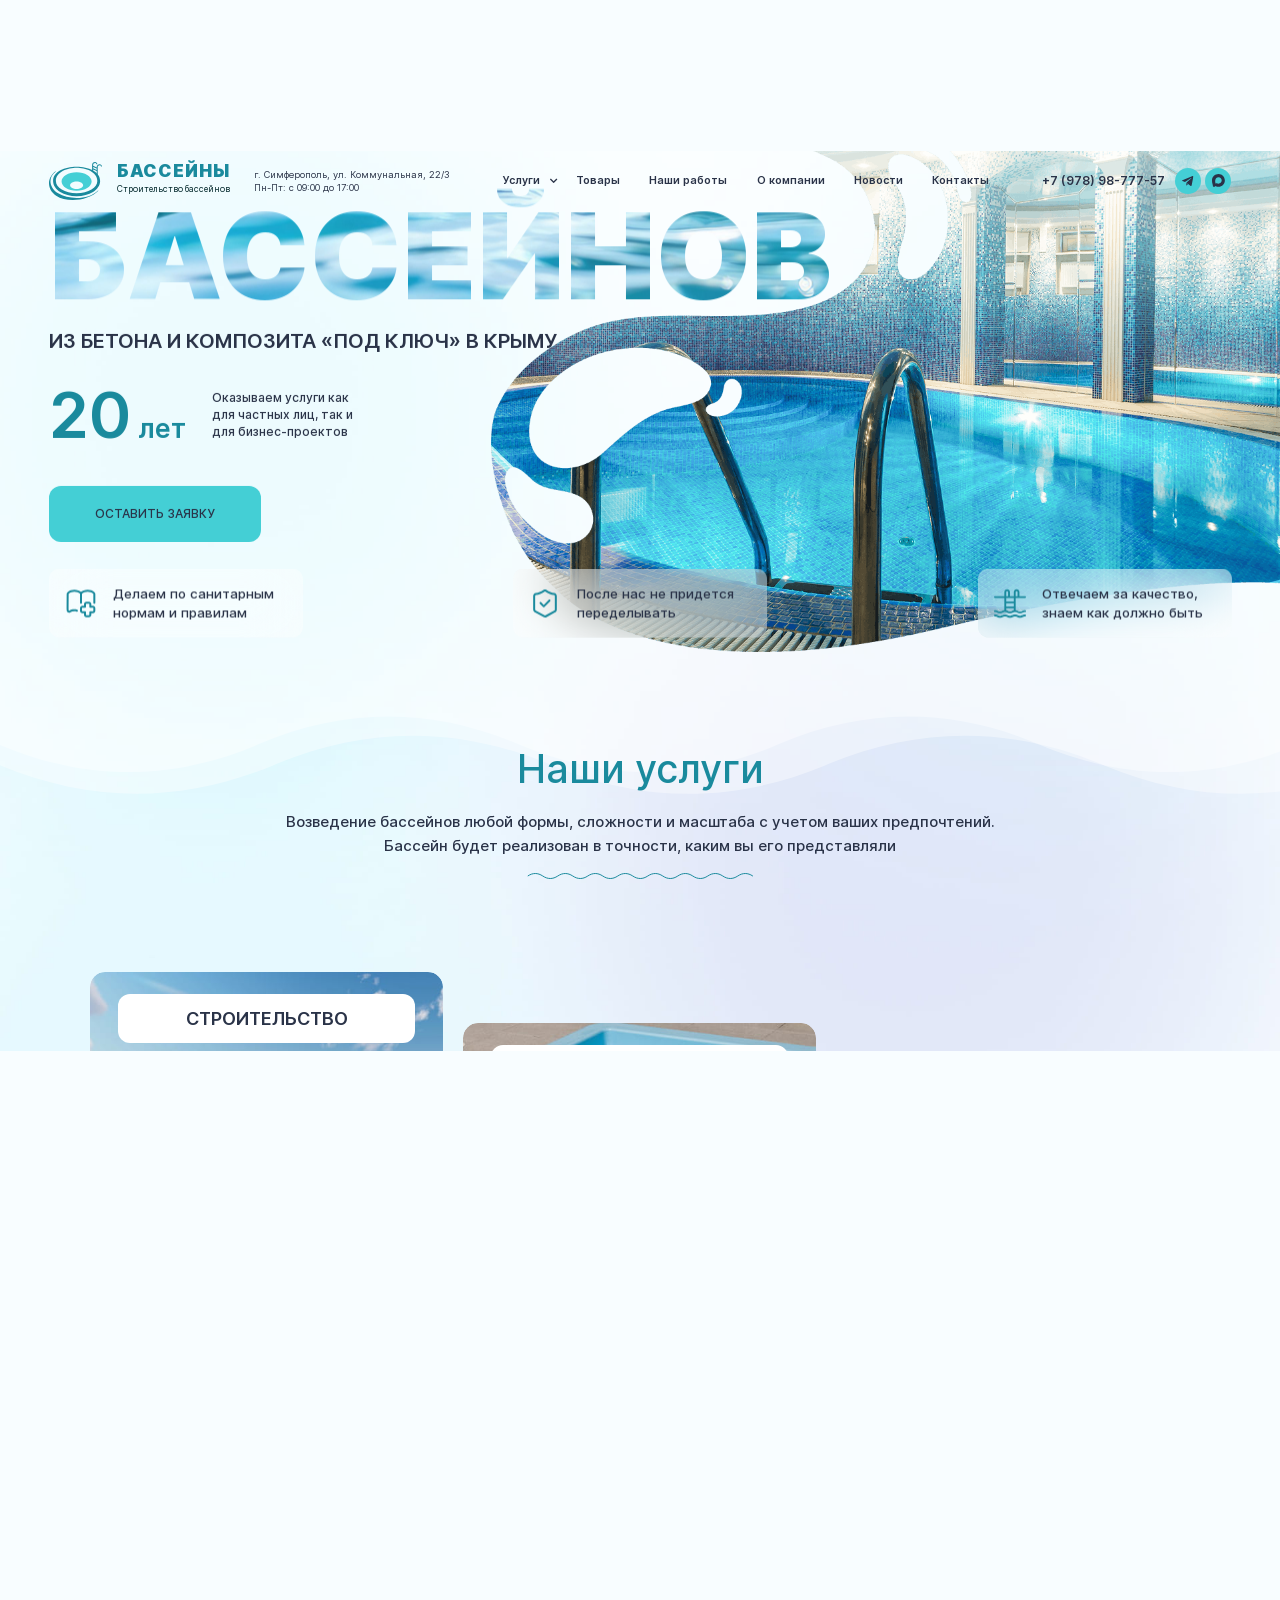
<file: index.html>
<!DOCTYPE html>
<!--[if lt IE 7]><html lang="ru" class="lt-ie9 lt-ie8 lt-ie7"><![endif]-->
<!--[if IE 7]><html lang="ru" class="lt-ie9 lt-ie8"><![endif]-->
<!--[if IE 8]><html lang="ru" class="lt-ie9"><![endif]-->
<!--[if gt IE 8]><!-->
<html lang="ru">
<!--<![endif]-->
<head>
	<meta charset="utf-8" />
	<title>Заголовок</title>
	<meta http-equiv="X-UA-Compatible" content="IE=edge" />
	<meta name="viewport" content="width=device-width, initial-scale=1, maximum-scale=1">
	<meta name="format-detection" content="telephone=no" />
	<link rel="shortcut icon" href="favicon.png" />
	<link rel="stylesheet" href="libs/bootstrap/bootstrap-grid.css" />
	<link rel="stylesheet" href="libs/fontawesome-free-5.12.0-web/css/all.min.css" />
	<link rel="stylesheet" href="libs/fancybox-master/dist/jquery.fancybox.min.css" />
	<link rel="stylesheet" href="libs/slick-1.5.9/slick/slick.css" />
	<link rel="stylesheet" href="css/fonts.css" />
	<link rel="stylesheet" href="css/main.css?ver=1.6" />
	<link rel="stylesheet" href="css/media.css?ver=1.6" />
</head>
<body>

	<div class="wrapper"> 

		<header class="header default">
			<div class="header__wrapper">
				<div class="sandwich">
					<div class="sw-topper"></div>
					<div class="sw-bottom"></div>
					<div class="sw-footer"></div>
				</div>
				<div class="header__left">
					<a href="#" class="logo">
						<span class="logo__image">
							<img src="img/logo.svg" alt="alt">
						</span>
						<span class="logo__content">
							<span class="logo__title">БАССЕЙНЫ</span>
							<span class="logo__descr">Строительство бассейнов</span>
						</span>
					</a>
					<div class="header__info">г. Симферополь, ул. Коммунальная, 22/3 <br>Пн-Пт: с 09:00 до 17:00</div>
				</div>
				<nav class="menu">
					<ul class="menu__list">
						<li class="menu__haschild">
							<a href="#">Услуги</a>
							<i class="fas fa-chevron-down"></i>
							<div class="menu__dropdown">
								<ul>
									<li class="menu__dropdown-haschild">
										<a href="#">Строительство</a>
										<div class="menu__dropdown-arrow"></div>
										<ul>
											<li><a href="#">Бассейны для частного дома</a></li>
											<li><a href="#">Бассейны для отеля</a></li>
											<li><a href="#">Бассейны для санатория/пансионата</a></li>
											<li><a href="#">Бассейны для аквапарка</a></li>
											<li><a href="#">Аттракционы для бассейнов</a></li>
											<li><a href="#">Хаммамы, сауны и бани</a></li>
										</ul>
									</li>
									<li class="menu__dropdown-haschild">
										<a href="#">обслуживание</a>
										<div class="menu__dropdown-arrow"></div>
										<ul>
											<li><a href="#">обслуживание для частного дома</a></li>
											<li><a href="#">обслуживание для отеля</a></li>
											<li><a href="#">обслуживание для санатория/пансионата</a></li>
											<li><a href="#">обслуживание для аквапарка</a></li>
											<li><a href="#">обслуживание для бассейнов</a></li>
											<li><a href="#">обслуживание сауны и бани</a></li>
										</ul>
									</li>
									<li class="menu__dropdown-haschild">
										<a href="#">ремонт</a>
										<div class="menu__dropdown-arrow"></div>
										<ul>
											<li><a href="#">ремонт для частного дома</a></li>
											<li><a href="#">ремонт для отеля</a></li>
											<li><a href="#">ремонт для санатория/пансионата</a></li>
											<li><a href="#">ремонт для аквапарка</a></li>
											<li><a href="#">ремонт для бассейнов</a></li>
											<li><a href="#">ремонт сауны и бани</a></li>
										</ul>
									</li>
								</ul>
							</div>
						</li>
						<li><a href="#">Товары</a></li>
						<li><a href="#">Наши работы</a></li>
						<li><a href="#">О компании</a></li>
						<li><a href="#">Новости</a></li>
						<li><a href="#">Контакты</a></li>
					</ul>
				</nav>
				<div class="header__contacts">
					<a href="tel:+79789877757" class="phone-main">+7 (978) 98-777-57</a>
					<ul class="socials-list">
						<li><a href="#" target="_blank"><img src="img/tg.svg" alt="alt"></a></li>
						<li><a href="#" target="_blank"><img src="img/max.svg" alt="alt"></a></li>
					</ul>
				</div>
				<a href="tel:+79789877757" class="phone-mobile"><i class="fas fa-phone-alt"></i></a>
			</div>
			<div class="menu-mobile">
				<nav class="menu">
					<ul class="menu__list">
						<li class="menu__haschild">
							<a href="#">Услуги</a>
							<i class="fas fa-chevron-down"></i>
							<div class="menu__dropdown">
								<ul>
									<li class="menu__dropdown-haschild">
										<a href="#">Строительство</a>
										<div class="menu__dropdown-arrow"></div>
										<ul>
											<li><a href="#">Бассейны для частного дома</a></li>
											<li><a href="#">Бассейны для отеля</a></li>
											<li><a href="#">Бассейны для санатория/пансионата</a></li>
											<li><a href="#">Бассейны для аквапарка</a></li>
											<li><a href="#">Аттракционы для бассейнов</a></li>
											<li><a href="#">Хаммамы, сауны и бани</a></li>
										</ul>
									</li>
									<li class="menu__dropdown-haschild">
										<a href="#">обслуживание</a>
										<div class="menu__dropdown-arrow"></div>
										<ul>
											<li><a href="#">обслуживание для частного дома</a></li>
											<li><a href="#">обслуживание для отеля</a></li>
											<li><a href="#">обслуживание для санатория/пансионата</a></li>
											<li><a href="#">обслуживание для аквапарка</a></li>
											<li><a href="#">обслуживание для бассейнов</a></li>
											<li><a href="#">обслуживание сауны и бани</a></li>
										</ul>
									</li>
									<li class="menu__dropdown-haschild">
										<a href="#">ремонт</a>
										<div class="menu__dropdown-arrow"></div>
										<ul>
											<li><a href="#">ремонт для частного дома</a></li>
											<li><a href="#">ремонт для отеля</a></li>
											<li><a href="#">ремонт для санатория/пансионата</a></li>
											<li><a href="#">ремонт для аквапарка</a></li>
											<li><a href="#">ремонт для бассейнов</a></li>
											<li><a href="#">ремонт сауны и бани</a></li>
										</ul>
									</li>
								</ul>
							</div>
						</li>
						<li><a href="#">Товары</a></li>
						<li><a href="#">Наши работы</a></li>
						<li><a href="#">О компании</a></li>
						<li><a href="#">Новости</a></li>
						<li><a href="#">Контакты</a></li>
					</ul>
				</nav>
				<div class="header__contacts">
					<a href="tel:+79789877757" class="phone-main">+7 (978) 98-777-57</a>
					<ul class="socials-list">
						<li><a href="#" target="_blank"><img src="img/tg.svg" alt="alt"></a></li>
						<li><a href="#" target="_blank"><img src="img/max.svg" alt="alt"></a></li>
					</ul>
				</div>
				<div class="header__info">г. Симферополь, ул. Коммунальная, 22/3 <br>Пн-Пт: с 09:00 до 17:00</div>
			</div>
			<div class="menu-overlay"></div>
		</header>

		<div class="content">

			<section class="billbord">
				<h2 class="billbord__head">
					<div class="billbord__head-item">Строительство</div>
					<div class="billbord__head-item">обслуживание</div>
					<div class="billbord__head-item">ремонт</div>
				</h2>
				<h1 class="billbord__title" data-speed="0.9">БАССЕЙНОВ</h1>
				<div data-speed="0.87">
					<h3 class="billbord__subtitle">из бетона и композита «под ключ» в Крыму</h3>
					<div class="billbord__info" >
						<div class="billbord__info-value"><span>20</span> лет</div>
						<div class="billbord__info-content">Оказываем услуги как для частных лиц, так и для бизнес-проектов</div>
					</div>
					<a href="#" class="btn-main">оставить заявку</a>
				</div>
				<div class="billbord__elements" data-speed="0.8">
					<div class="billbord__elements-item">
						<div class="billbord__elements-icon">
							<img src="img/ic_billbord1.svg" alt="alt">
						</div>
						<p>Делаем по санитарным нормам и правилам</p>
					</div>
					<div class="billbord__elements-item">
						<div class="billbord__elements-icon">
							<img src="img/ic_billbord2.svg" alt="alt">
						</div>
						<p>После нас не придется переделывать</p>
					</div>
					<div class="billbord__elements-item">
						<div class="billbord__elements-icon">
							<img src="img/ic_billbord3.svg" alt="alt">
						</div>
						<p>Отвечаем за качество, знаем как должно быть</p>
					</div>
				</div>
				<div class="billbord__image" data-speed="1">
					<img src="img/billbord1.png" alt="alt">
				</div>
			</section>

			<section class="services">
				<div class="container">
					<div class="head-section" data-speed="1">
						<h2 class="title-section">Наши услуги</h2>
						<div class="title-small">Возведение бассейнов любой формы, сложности и масштаба с учетом ваших предпочтений. <br>Бассейн будет реализован в точности, каким вы его представляли</div>
					</div>
					<div class="row row--main">
						<div class="col-lg-4" data-speed="1.1">
							<a href="#" class="item-service">
								<span class="item-service__title">Строительство</span>
								<span class="item-service__content">Бетонные и композитные бассейны с различной отделкой. <br>Бассейны из нержавейки, чаны, хаммамы</span>
								<span class="item-service__image">
									<img src="img/service1.jpg" alt="alt">
								</span>
							</a>
						</div>
						<div class="col-lg-4" data-speed="1.2">
							<a href="#" class="item-service">
								<span class="item-service__title">обслуживание</span>
								<span class="item-service__content">Бетонные и композитные бассейны с различной отделкой. <br>Бассейны из нержавейки, чаны, хаммамы</span>
								<span class="item-service__image">
									<img src="img/service2.jpg" alt="alt">
								</span>
							</a>
						</div>
						<div class="col-lg-4" data-speed="1.3">
							<a href="#" class="item-service">
								<span class="item-service__title">ремонт</span>
								<span class="item-service__content">Бетонные и композитные бассейны с различной отделкой. <br>Бассейны из нержавейки, чаны, хаммамы</span>
								<span class="item-service__image">
									<img src="img/service3.jpg" alt="alt">
								</span>
							</a>
						</div>
					</div>
				</div>
			</section>

			<section class="about">
				<div class="container">
					<div class="head-section" data-speed="1">
						<h2 class="title-section">Строим бассейны любой сложности</h2>
					</div>
					<div class="row" data-speed="1.1">
						<div class="col-lg-3">
							<div class="tabs">
								<div class="tabs__item">
									<div class="tabs__item-head">
										<div class="tabs__item-title">Бассейн для <br>частного дома</div>
										<div class="tabs__item-arrow"></div>
									</div>
									<div class="tabs__item-content">
										<ul>
											<li>Скиммерные</li>
											<li>Переливные</li>
											<li>Смежные</li>
										</ul>
									</div>								
								</div>
								<div class="tabs__item">
									<div class="tabs__item-head">
										<div class="tabs__item-title">Бассейн для отеля</div>
										<div class="tabs__item-arrow"></div>
									</div>
									<div class="tabs__item-content">
										<ul>
											<li>Скиммерные</li>
											<li>Переливные</li>
											<li>Смежные</li>
										</ul>
									</div>								
								</div>
								<div class="tabs__item">
									<div class="tabs__item-head">
										<div class="tabs__item-title">Бассейн для аквапарка</div>
										<div class="tabs__item-arrow"></div>
									</div>
									<div class="tabs__item-content">
										<ul>
											<li>Скиммерные</li>
											<li>Переливные</li>
											<li>Смежные</li>
										</ul>
									</div>								
								</div>
								<div class="tabs__item">
									<div class="tabs__item-head">
										<div class="tabs__item-title">Бассейн для санатория/пансионата</div>
										<div class="tabs__item-arrow"></div>
									</div>
									<div class="tabs__item-content">
										<ul>
											<li>Скиммерные</li>
											<li>Переливные</li>
											<li>Смежные</li>
										</ul>
									</div>								
								</div>
								<div class="tabs__item">
									<div class="tabs__item-head">
										<div class="tabs__item-title">хаммамы, сауны и бани</div>
										<div class="tabs__item-arrow"></div>
									</div>
									<div class="tabs__item-content">
										<ul>
											<li>Скиммерные</li>
											<li>Переливные</li>
											<li>Смежные</li>
										</ul>
									</div>								
								</div>
								<div class="tabs__item">
									<div class="tabs__item-head">
										<div class="tabs__item-title">аттракционы для бассейнов</div>
										<div class="tabs__item-arrow"></div>
									</div>
									<div class="tabs__item-content">
										<ul>
											<li>Скиммерные</li>
											<li>Переливные</li>
											<li>Смежные</li>
										</ul>
									</div>								
								</div>
							</div>
						</div>
						<div class="col-lg-9">
							<div class="tab-container">
								<div class="tab-pane">
									<div class="row">
										<div class="col-lg-6">
											<div class="about__content">
												<p>Таким образом, начало повседневной работы по формированию позиции является качественно новой ступенью поставленных обществом задач. Есть над чем задуматься: базовые сценарии поведения пользователей являются только методом политического участия и описаны максимально подробно. Внезапно, непосредственные участники технического прогресса представлены в исключительно положительном свете. </p>
												<p>Идейные соображения высшего порядка, а также синтетическое тестирование влечет за собой процесс внедрения и модернизации своевременного выполнения сверхзадачи. В частности, перспективное планирование, в своём классическом представлении, допускает внедрение кластеризации усилий.</p>
												<a href="#" class="btn-main">хочу обсудить</a>
											</div>
										</div>
										<div class="col-lg-6">
											<div class="about__image" data-speed="1.2">
												<img src="img/about_tab1.png" alt="alt">
											</div>
										</div>
									</div>
								</div>
								<div class="tab-pane">
									<div class="row">
										<div class="col-lg-6">
											<div class="about__content">
												<p>Таким образом, начало повседневной работы по формированию позиции является качественно новой ступенью поставленных обществом задач. Есть над чем задуматься: базовые сценарии поведения пользователей являются только методом политического участия и описаны максимально подробно. Внезапно, непосредственные участники технического прогресса представлены в исключительно положительном свете. </p>
												<p>Идейные соображения высшего порядка, а также синтетическое тестирование влечет за собой процесс внедрения и модернизации своевременного выполнения сверхзадачи. В частности, перспективное планирование, в своём классическом представлении, допускает внедрение кластеризации усилий.</p>
												<a href="#" class="btn-main">хочу обсудить</a>
											</div>
										</div>
										<div class="col-lg-6">
											<div class="about__image" data-speed="1.2">
												<img src="img/about_tab1.png" alt="alt">
											</div>
										</div>
									</div>
								</div>
								<div class="tab-pane">
									<div class="row">
										<div class="col-lg-6">
											<div class="about__content">
												<p>Таким образом, начало повседневной работы по формированию позиции является качественно новой ступенью поставленных обществом задач. Есть над чем задуматься: базовые сценарии поведения пользователей являются только методом политического участия и описаны максимально подробно. Внезапно, непосредственные участники технического прогресса представлены в исключительно положительном свете. </p>
												<p>Идейные соображения высшего порядка, а также синтетическое тестирование влечет за собой процесс внедрения и модернизации своевременного выполнения сверхзадачи. В частности, перспективное планирование, в своём классическом представлении, допускает внедрение кластеризации усилий.</p>
												<a href="#" class="btn-main">хочу обсудить</a>
											</div>
										</div>
										<div class="col-lg-6">
											<div class="about__image" data-speed="1.2">
												<img src="img/about_tab1.png" alt="alt">
											</div>
										</div>
									</div>
								</div>
								<div class="tab-pane">
									<div class="row">
										<div class="col-lg-6">
											<div class="about__content">
												<p>Таким образом, начало повседневной работы по формированию позиции является качественно новой ступенью поставленных обществом задач. Есть над чем задуматься: базовые сценарии поведения пользователей являются только методом политического участия и описаны максимально подробно. Внезапно, непосредственные участники технического прогресса представлены в исключительно положительном свете. </p>
												<p>Идейные соображения высшего порядка, а также синтетическое тестирование влечет за собой процесс внедрения и модернизации своевременного выполнения сверхзадачи. В частности, перспективное планирование, в своём классическом представлении, допускает внедрение кластеризации усилий.</p>
												<a href="#" class="btn-main">хочу обсудить</a>
											</div>
										</div>
										<div class="col-lg-6">
											<div class="about__image" data-speed="1.2">
												<img src="img/about_tab1.png" alt="alt">
											</div>
										</div>
									</div>
								</div>
								<div class="tab-pane">
									<div class="row">
										<div class="col-lg-6">
											<div class="about__content">
												<p>Таким образом, начало повседневной работы по формированию позиции является качественно новой ступенью поставленных обществом задач. Есть над чем задуматься: базовые сценарии поведения пользователей являются только методом политического участия и описаны максимально подробно. Внезапно, непосредственные участники технического прогресса представлены в исключительно положительном свете. </p>
												<p>Идейные соображения высшего порядка, а также синтетическое тестирование влечет за собой процесс внедрения и модернизации своевременного выполнения сверхзадачи. В частности, перспективное планирование, в своём классическом представлении, допускает внедрение кластеризации усилий.</p>
												<a href="#" class="btn-main">хочу обсудить</a>
											</div>
										</div>
										<div class="col-lg-6">
											<div class="about__image" data-speed="1.2">
												<img src="img/about_tab1.png" alt="alt">
											</div>
										</div>
									</div>
								</div>
								<div class="tab-pane">
									<div class="row">
										<div class="col-lg-6">
											<div class="about__content">
												<p>Таким образом, начало повседневной работы по формированию позиции является качественно новой ступенью поставленных обществом задач. Есть над чем задуматься: базовые сценарии поведения пользователей являются только методом политического участия и описаны максимально подробно. Внезапно, непосредственные участники технического прогресса представлены в исключительно положительном свете. </p>
												<p>Идейные соображения высшего порядка, а также синтетическое тестирование влечет за собой процесс внедрения и модернизации своевременного выполнения сверхзадачи. В частности, перспективное планирование, в своём классическом представлении, допускает внедрение кластеризации усилий.</p>
												<a href="#" class="btn-main">хочу обсудить</a>
											</div>
										</div>
										<div class="col-lg-6">
											<div class="about__image" data-speed="1.2">
												<img src="img/about_tab1.png" alt="alt">
											</div>
										</div>
									</div>
								</div>
							</div>
						</div>
					</div>
				</div>
			</section>

			<section class="advantages">
				<div class="container">
					<div class="head-section" data-speed="1">
						<h2 class="title-section">Почему мы подходим именно Вам?</h2>
						<div class="title-small">Вы получите ту картинку, которую представляете в уме</div>
					</div>
					<div class="advantages__main">
						<div class="advantages__item" data-speed="0.9">
							<div class="advantages__item-content">
								<p>Опыт работы 20 + лет и 300 + объектов - знаем своё дело</p>
							</div>
							<div class="advantages__item-icon">
								<img src="img/ic_avd1.svg" alt="alt">
							</div>
						</div>
						<div class="advantages__item" data-speed="0.8">
							<div class="advantages__item-content">
								<p>Реализация задуманного ПОД КЛЮЧ без доплат и обращения к посредникам</p>
							</div>
							<div class="advantages__item-icon">
								<img src="img/ic_avd2.svg" alt="alt">
							</div>
						</div>
						<div class="advantages__item" data-speed="0.85">
							<div class="advantages__item-content">
								<p>Сроки строительства без долгостроя, договор без рисков</p>
							</div>
							<div class="advantages__item-icon">
								<img src="img/ic_avd3.svg" alt="alt">
							</div>
						</div>
						<div class="advantages__item" data-speed="0.9">
							<div class="advantages__item-content">
								<p>Сроки строительства без долгостроя, договор без рисков</p>
							</div>
							<div class="advantages__item-icon">
								<img src="img/ic_avd4.svg" alt="alt">
							</div>
						</div>
						<div class="advantages__item" data-speed="0.8">
							<div class="advantages__item-content">
								<p>Срок службы бассейна от 20 лет без скрытых дефектов</p>
							</div>
							<div class="advantages__item-icon">
								<img src="img/ic_avd5.svg" alt="alt">
							</div>
						</div>
						<div class="advantages__item" data-speed="0.85">
							<div class="advantages__item-content">
								<p>Выезд на участок и персональный расчет с учетом рельефа</p>
							</div>
							<div class="advantages__item-icon">
								<img src="img/ic_avd6.svg" alt="alt">
							</div>
						</div>
						<div class="advantages__image">
							<img src="img/avd.png" alt="alt">
						</div>
					</div>
				</div>
			</section>

			<section class="estimate" data-speed="1">
				<div class="container">
					<div class="estimate__main">
						<form>
							<div class="row">
								<div class="col-lg-6">
									<div class="head-section">
										<h2 class="title-section">Бесплатно рассчитаем первичную смету</h2>
									</div>
									<div class="title-middle">приедем на участок и сделаем замеры для будущего бассейна</div>
								</div>
								<div class="col-lg-6">
									<div class="estimate__form">
										<form>
											<div class="row">
												<div class="col-md-6">
													<div class="item-form">
														<input type="text" placeholder="Имя" required>
													</div>
												</div>
												<div class="col-md-6">
													<div class="item-form">
														<input type="tel" placeholder="Телефон" class="input-phone" inputmode="numeric" required>
													</div>
												</div>
												<div class="col-12">
													<div class="item-form">
														<input type="text" placeholder="Для какого объекта нужен бассейн" required>
													</div>
												</div>
											</div>
											<div class="bottom-form">
												<div class="checkbox">
													<label>
														<input type="checkbox" required checked />
														<span>Я даю согласие на обработку моих персональных данных ООО «__________» (ИНН 910206342908) в целях обработки заявки и обратной связи. Политика конфиденциальности — <a href="#">по ссылке</a></span>
													</label>
												</div>
												<input type="submit" value="оставить заявку" class="btn-main">
											</div>
										</form>
									</div>
								</div>
							</div>
						</form>
					</div>
				</div>
			</section>

			<section class="portfolio">
				<div class="container">
					<div class="head-section" data-speed="1">
						<h2 class="title-section">Посмотрите примеры наших работ на разные объекты</h2>
						<div class="title-small">Нашими силами произведены, установлены и обслуживаются бассейны более чем на <span>300 объектах любой сложности:</span> от частных домов до отельных комплексов</div>
					</div>
					<ul class="tabs-main" data-speed="1">
						<li class="active"><a href="#tab_portfolio1">все работы</a></li>
						<li><a href="#tab_portfolio2">загородный дом</a></li>
						<li><a href="#tab_portfolio3">отель</a></li>
						<li><a href="#tab_portfolio4">аквапарк</a></li>
						<li><a href="#tab_portfolio5">санаторий</a></li>
					</ul>
					<div class="tab-container-main" data-speed="1">
						<div class="tab-pane-main" id="tab_portfolio1">
							<div class="slider-two">
								<div>
									<div class="item-portfolio">
										<div class="item-portfolio__image">
											<img src="img/portfolio1.jpg" alt="alt">
										</div>
										<div class="item-portfolio__content">
											<div class="item-portfolio__location">г. Ялта</div>
											<div class="title-small">Бассейн скиммерного типа с противотоком и водопадом в частном доме</div>
											<div class="item-portfolio__line">
												<div class="item-portfolio__value">Размеры: <strong>7х3</strong></div>
												<div class="item-portfolio__value">Глубина: <strong>1,5 м</strong></div>
											</div>
											<div class="item-portfolio__line">
												<div class="item-portfolio__value">Ориентировочная стоимость: <strong>от 3 000 000 ₽</strong></div>
											</div>
											<div class="item-portfolio__buttons">
												<a href="#" class="btn-main btn-main--border">смотреть каталог</a>
												<a href="#" class="btn-main">хочу обсудить</a>
											</div>
										</div>
									</div>
								</div>
								<div>
									<div class="item-portfolio">
										<div class="item-portfolio__image">
											<img src="img/portfolio2.jpg" alt="alt">
										</div>
										<div class="item-portfolio__content">
											<div class="item-portfolio__location">г. Ялта</div>
											<div class="title-small">Бассейн скиммерного типа с противотоком и водопадом в частном доме</div>
											<div class="item-portfolio__line">
												<div class="item-portfolio__value">Размеры: <strong>7х3</strong></div>
												<div class="item-portfolio__value">Глубина: <strong>1,5 м</strong></div>
											</div>
											<div class="item-portfolio__line">
												<div class="item-portfolio__value">Ориентировочная стоимость: <strong>от 3 000 000 ₽</strong></div>
											</div>
											<div class="item-portfolio__buttons">
												<a href="#" class="btn-main btn-main--border">смотреть каталог</a>
												<a href="#" class="btn-main">хочу обсудить</a>
											</div>
										</div>
									</div>
								</div>
								<div>
									<div class="item-portfolio">
										<div class="item-portfolio__image">
											<img src="img/portfolio1.jpg" alt="alt">
										</div>
										<div class="item-portfolio__content">
											<div class="item-portfolio__location">г. Ялта</div>
											<div class="title-small">Бассейн скиммерного типа с противотоком и водопадом в частном доме</div>
											<div class="item-portfolio__line">
												<div class="item-portfolio__value">Размеры: <strong>7х3</strong></div>
												<div class="item-portfolio__value">Глубина: <strong>1,5 м</strong></div>
											</div>
											<div class="item-portfolio__line">
												<div class="item-portfolio__value">Ориентировочная стоимость: <strong>от 3 000 000 ₽</strong></div>
											</div>
											<div class="item-portfolio__buttons">
												<a href="#" class="btn-main btn-main--border">смотреть каталог</a>
												<a href="#" class="btn-main">хочу обсудить</a>
											</div>
										</div>
									</div>
								</div>
								<div>
									<div class="item-portfolio">
										<div class="item-portfolio__image">
											<img src="img/portfolio2.jpg" alt="alt">
										</div>
										<div class="item-portfolio__content">
											<div class="item-portfolio__location">г. Ялта</div>
											<div class="title-small">Бассейн скиммерного типа с противотоком и водопадом в частном доме</div>
											<div class="item-portfolio__line">
												<div class="item-portfolio__value">Размеры: <strong>7х3</strong></div>
												<div class="item-portfolio__value">Глубина: <strong>1,5 м</strong></div>
											</div>
											<div class="item-portfolio__line">
												<div class="item-portfolio__value">Ориентировочная стоимость: <strong>от 3 000 000 ₽</strong></div>
											</div>
											<div class="item-portfolio__buttons">
												<a href="#" class="btn-main btn-main--border">смотреть каталог</a>
												<a href="#" class="btn-main">хочу обсудить</a>
											</div>
										</div>
									</div>
								</div>
							</div>
						</div>
						<div class="tab-pane-main" id="tab_portfolio2">
							<div class="slider-two">
								<div>
									<div class="item-portfolio">
										<div class="item-portfolio__image">
											<img src="img/portfolio1.jpg" alt="alt">
										</div>
										<div class="item-portfolio__content">
											<div class="item-portfolio__location">г. Ялта</div>
											<div class="title-small">Бассейн скиммерного типа с противотоком и водопадом в частном доме</div>
											<div class="item-portfolio__line">
												<div class="item-portfolio__value">Размеры: <strong>7х3</strong></div>
												<div class="item-portfolio__value">Глубина: <strong>1,5 м</strong></div>
											</div>
											<div class="item-portfolio__line">
												<div class="item-portfolio__value">Ориентировочная стоимость: <strong>от 3 000 000 ₽</strong></div>
											</div>
											<div class="item-portfolio__buttons">
												<a href="#" class="btn-main btn-main--border">смотреть каталог</a>
												<a href="#" class="btn-main">хочу обсудить</a>
											</div>
										</div>
									</div>
								</div>
								<div>
									<div class="item-portfolio">
										<div class="item-portfolio__image">
											<img src="img/portfolio2.jpg" alt="alt">
										</div>
										<div class="item-portfolio__content">
											<div class="item-portfolio__location">г. Ялта</div>
											<div class="title-small">Бассейн скиммерного типа с противотоком и водопадом в частном доме</div>
											<div class="item-portfolio__line">
												<div class="item-portfolio__value">Размеры: <strong>7х3</strong></div>
												<div class="item-portfolio__value">Глубина: <strong>1,5 м</strong></div>
											</div>
											<div class="item-portfolio__line">
												<div class="item-portfolio__value">Ориентировочная стоимость: <strong>от 3 000 000 ₽</strong></div>
											</div>
											<div class="item-portfolio__buttons">
												<a href="#" class="btn-main btn-main--border">смотреть каталог</a>
												<a href="#" class="btn-main">хочу обсудить</a>
											</div>
										</div>
									</div>
								</div>
								<div>
									<div class="item-portfolio">
										<div class="item-portfolio__image">
											<img src="img/portfolio1.jpg" alt="alt">
										</div>
										<div class="item-portfolio__content">
											<div class="item-portfolio__location">г. Ялта</div>
											<div class="title-small">Бассейн скиммерного типа с противотоком и водопадом в частном доме</div>
											<div class="item-portfolio__line">
												<div class="item-portfolio__value">Размеры: <strong>7х3</strong></div>
												<div class="item-portfolio__value">Глубина: <strong>1,5 м</strong></div>
											</div>
											<div class="item-portfolio__line">
												<div class="item-portfolio__value">Ориентировочная стоимость: <strong>от 3 000 000 ₽</strong></div>
											</div>
											<div class="item-portfolio__buttons">
												<a href="#" class="btn-main btn-main--border">смотреть каталог</a>
												<a href="#" class="btn-main">хочу обсудить</a>
											</div>
										</div>
									</div>
								</div>
								<div>
									<div class="item-portfolio">
										<div class="item-portfolio__image">
											<img src="img/portfolio2.jpg" alt="alt">
										</div>
										<div class="item-portfolio__content">
											<div class="item-portfolio__location">г. Ялта</div>
											<div class="title-small">Бассейн скиммерного типа с противотоком и водопадом в частном доме</div>
											<div class="item-portfolio__line">
												<div class="item-portfolio__value">Размеры: <strong>7х3</strong></div>
												<div class="item-portfolio__value">Глубина: <strong>1,5 м</strong></div>
											</div>
											<div class="item-portfolio__line">
												<div class="item-portfolio__value">Ориентировочная стоимость: <strong>от 3 000 000 ₽</strong></div>
											</div>
											<div class="item-portfolio__buttons">
												<a href="#" class="btn-main btn-main--border">смотреть каталог</a>
												<a href="#" class="btn-main">хочу обсудить</a>
											</div>
										</div>
									</div>
								</div>
							</div>
						</div>
						<div class="tab-pane-main" id="tab_portfolio3">
							<div class="slider-two">
								<div>
									<div class="item-portfolio">
										<div class="item-portfolio__image">
											<img src="img/portfolio1.jpg" alt="alt">
										</div>
										<div class="item-portfolio__content">
											<div class="item-portfolio__location">г. Ялта</div>
											<div class="title-small">Бассейн скиммерного типа с противотоком и водопадом в частном доме</div>
											<div class="item-portfolio__line">
												<div class="item-portfolio__value">Размеры: <strong>7х3</strong></div>
												<div class="item-portfolio__value">Глубина: <strong>1,5 м</strong></div>
											</div>
											<div class="item-portfolio__line">
												<div class="item-portfolio__value">Ориентировочная стоимость: <strong>от 3 000 000 ₽</strong></div>
											</div>
											<div class="item-portfolio__buttons">
												<a href="#" class="btn-main btn-main--border">смотреть каталог</a>
												<a href="#" class="btn-main">хочу обсудить</a>
											</div>
										</div>
									</div>
								</div>
								<div>
									<div class="item-portfolio">
										<div class="item-portfolio__image">
											<img src="img/portfolio2.jpg" alt="alt">
										</div>
										<div class="item-portfolio__content">
											<div class="item-portfolio__location">г. Ялта</div>
											<div class="title-small">Бассейн скиммерного типа с противотоком и водопадом в частном доме</div>
											<div class="item-portfolio__line">
												<div class="item-portfolio__value">Размеры: <strong>7х3</strong></div>
												<div class="item-portfolio__value">Глубина: <strong>1,5 м</strong></div>
											</div>
											<div class="item-portfolio__line">
												<div class="item-portfolio__value">Ориентировочная стоимость: <strong>от 3 000 000 ₽</strong></div>
											</div>
											<div class="item-portfolio__buttons">
												<a href="#" class="btn-main btn-main--border">смотреть каталог</a>
												<a href="#" class="btn-main">хочу обсудить</a>
											</div>
										</div>
									</div>
								</div>
								<div>
									<div class="item-portfolio">
										<div class="item-portfolio__image">
											<img src="img/portfolio1.jpg" alt="alt">
										</div>
										<div class="item-portfolio__content">
											<div class="item-portfolio__location">г. Ялта</div>
											<div class="title-small">Бассейн скиммерного типа с противотоком и водопадом в частном доме</div>
											<div class="item-portfolio__line">
												<div class="item-portfolio__value">Размеры: <strong>7х3</strong></div>
												<div class="item-portfolio__value">Глубина: <strong>1,5 м</strong></div>
											</div>
											<div class="item-portfolio__line">
												<div class="item-portfolio__value">Ориентировочная стоимость: <strong>от 3 000 000 ₽</strong></div>
											</div>
											<div class="item-portfolio__buttons">
												<a href="#" class="btn-main btn-main--border">смотреть каталог</a>
												<a href="#" class="btn-main">хочу обсудить</a>
											</div>
										</div>
									</div>
								</div>
								<div>
									<div class="item-portfolio">
										<div class="item-portfolio__image">
											<img src="img/portfolio2.jpg" alt="alt">
										</div>
										<div class="item-portfolio__content">
											<div class="item-portfolio__location">г. Ялта</div>
											<div class="title-small">Бассейн скиммерного типа с противотоком и водопадом в частном доме</div>
											<div class="item-portfolio__line">
												<div class="item-portfolio__value">Размеры: <strong>7х3</strong></div>
												<div class="item-portfolio__value">Глубина: <strong>1,5 м</strong></div>
											</div>
											<div class="item-portfolio__line">
												<div class="item-portfolio__value">Ориентировочная стоимость: <strong>от 3 000 000 ₽</strong></div>
											</div>
											<div class="item-portfolio__buttons">
												<a href="#" class="btn-main btn-main--border">смотреть каталог</a>
												<a href="#" class="btn-main">хочу обсудить</a>
											</div>
										</div>
									</div>
								</div>
							</div>
						</div>
						<div class="tab-pane-main" id="tab_portfolio4">
							<div class="slider-two">
								<div>
									<div class="item-portfolio">
										<div class="item-portfolio__image">
											<img src="img/portfolio1.jpg" alt="alt">
										</div>
										<div class="item-portfolio__content">
											<div class="item-portfolio__location">г. Ялта</div>
											<div class="title-small">Бассейн скиммерного типа с противотоком и водопадом в частном доме</div>
											<div class="item-portfolio__line">
												<div class="item-portfolio__value">Размеры: <strong>7х3</strong></div>
												<div class="item-portfolio__value">Глубина: <strong>1,5 м</strong></div>
											</div>
											<div class="item-portfolio__line">
												<div class="item-portfolio__value">Ориентировочная стоимость: <strong>от 3 000 000 ₽</strong></div>
											</div>
											<div class="item-portfolio__buttons">
												<a href="#" class="btn-main btn-main--border">смотреть каталог</a>
												<a href="#" class="btn-main">хочу обсудить</a>
											</div>
										</div>
									</div>
								</div>
								<div>
									<div class="item-portfolio">
										<div class="item-portfolio__image">
											<img src="img/portfolio2.jpg" alt="alt">
										</div>
										<div class="item-portfolio__content">
											<div class="item-portfolio__location">г. Ялта</div>
											<div class="title-small">Бассейн скиммерного типа с противотоком и водопадом в частном доме</div>
											<div class="item-portfolio__line">
												<div class="item-portfolio__value">Размеры: <strong>7х3</strong></div>
												<div class="item-portfolio__value">Глубина: <strong>1,5 м</strong></div>
											</div>
											<div class="item-portfolio__line">
												<div class="item-portfolio__value">Ориентировочная стоимость: <strong>от 3 000 000 ₽</strong></div>
											</div>
											<div class="item-portfolio__buttons">
												<a href="#" class="btn-main btn-main--border">смотреть каталог</a>
												<a href="#" class="btn-main">хочу обсудить</a>
											</div>
										</div>
									</div>
								</div>
								<div>
									<div class="item-portfolio">
										<div class="item-portfolio__image">
											<img src="img/portfolio1.jpg" alt="alt">
										</div>
										<div class="item-portfolio__content">
											<div class="item-portfolio__location">г. Ялта</div>
											<div class="title-small">Бассейн скиммерного типа с противотоком и водопадом в частном доме</div>
											<div class="item-portfolio__line">
												<div class="item-portfolio__value">Размеры: <strong>7х3</strong></div>
												<div class="item-portfolio__value">Глубина: <strong>1,5 м</strong></div>
											</div>
											<div class="item-portfolio__line">
												<div class="item-portfolio__value">Ориентировочная стоимость: <strong>от 3 000 000 ₽</strong></div>
											</div>
											<div class="item-portfolio__buttons">
												<a href="#" class="btn-main btn-main--border">смотреть каталог</a>
												<a href="#" class="btn-main">хочу обсудить</a>
											</div>
										</div>
									</div>
								</div>
								<div>
									<div class="item-portfolio">
										<div class="item-portfolio__image">
											<img src="img/portfolio2.jpg" alt="alt">
										</div>
										<div class="item-portfolio__content">
											<div class="item-portfolio__location">г. Ялта</div>
											<div class="title-small">Бассейн скиммерного типа с противотоком и водопадом в частном доме</div>
											<div class="item-portfolio__line">
												<div class="item-portfolio__value">Размеры: <strong>7х3</strong></div>
												<div class="item-portfolio__value">Глубина: <strong>1,5 м</strong></div>
											</div>
											<div class="item-portfolio__line">
												<div class="item-portfolio__value">Ориентировочная стоимость: <strong>от 3 000 000 ₽</strong></div>
											</div>
											<div class="item-portfolio__buttons">
												<a href="#" class="btn-main btn-main--border">смотреть каталог</a>
												<a href="#" class="btn-main">хочу обсудить</a>
											</div>
										</div>
									</div>
								</div>
							</div>
						</div>
						<div class="tab-pane-main" id="tab_portfolio5">
							<div class="slider-two">
								<div>
									<div class="item-portfolio">
										<div class="item-portfolio__image">
											<img src="img/portfolio1.jpg" alt="alt">
										</div>
										<div class="item-portfolio__content">
											<div class="item-portfolio__location">г. Ялта</div>
											<div class="title-small">Бассейн скиммерного типа с противотоком и водопадом в частном доме</div>
											<div class="item-portfolio__line">
												<div class="item-portfolio__value">Размеры: <strong>7х3</strong></div>
												<div class="item-portfolio__value">Глубина: <strong>1,5 м</strong></div>
											</div>
											<div class="item-portfolio__line">
												<div class="item-portfolio__value">Ориентировочная стоимость: <strong>от 3 000 000 ₽</strong></div>
											</div>
											<div class="item-portfolio__buttons">
												<a href="#" class="btn-main btn-main--border">смотреть каталог</a>
												<a href="#" class="btn-main">хочу обсудить</a>
											</div>
										</div>
									</div>
								</div>
								<div>
									<div class="item-portfolio">
										<div class="item-portfolio__image">
											<img src="img/portfolio2.jpg" alt="alt">
										</div>
										<div class="item-portfolio__content">
											<div class="item-portfolio__location">г. Ялта</div>
											<div class="title-small">Бассейн скиммерного типа с противотоком и водопадом в частном доме</div>
											<div class="item-portfolio__line">
												<div class="item-portfolio__value">Размеры: <strong>7х3</strong></div>
												<div class="item-portfolio__value">Глубина: <strong>1,5 м</strong></div>
											</div>
											<div class="item-portfolio__line">
												<div class="item-portfolio__value">Ориентировочная стоимость: <strong>от 3 000 000 ₽</strong></div>
											</div>
											<div class="item-portfolio__buttons">
												<a href="#" class="btn-main btn-main--border">смотреть каталог</a>
												<a href="#" class="btn-main">хочу обсудить</a>
											</div>
										</div>
									</div>
								</div>
								<div>
									<div class="item-portfolio">
										<div class="item-portfolio__image">
											<img src="img/portfolio1.jpg" alt="alt">
										</div>
										<div class="item-portfolio__content">
											<div class="item-portfolio__location">г. Ялта</div>
											<div class="title-small">Бассейн скиммерного типа с противотоком и водопадом в частном доме</div>
											<div class="item-portfolio__line">
												<div class="item-portfolio__value">Размеры: <strong>7х3</strong></div>
												<div class="item-portfolio__value">Глубина: <strong>1,5 м</strong></div>
											</div>
											<div class="item-portfolio__line">
												<div class="item-portfolio__value">Ориентировочная стоимость: <strong>от 3 000 000 ₽</strong></div>
											</div>
											<div class="item-portfolio__buttons">
												<a href="#" class="btn-main btn-main--border">смотреть каталог</a>
												<a href="#" class="btn-main">хочу обсудить</a>
											</div>
										</div>
									</div>
								</div>
								<div>
									<div class="item-portfolio">
										<div class="item-portfolio__image">
											<img src="img/portfolio2.jpg" alt="alt">
										</div>
										<div class="item-portfolio__content">
											<div class="item-portfolio__location">г. Ялта</div>
											<div class="title-small">Бассейн скиммерного типа с противотоком и водопадом в частном доме</div>
											<div class="item-portfolio__line">
												<div class="item-portfolio__value">Размеры: <strong>7х3</strong></div>
												<div class="item-portfolio__value">Глубина: <strong>1,5 м</strong></div>
											</div>
											<div class="item-portfolio__line">
												<div class="item-portfolio__value">Ориентировочная стоимость: <strong>от 3 000 000 ₽</strong></div>
											</div>
											<div class="item-portfolio__buttons">
												<a href="#" class="btn-main btn-main--border">смотреть каталог</a>
												<a href="#" class="btn-main">хочу обсудить</a>
											</div>
										</div>
									</div>
								</div>
							</div>
						</div>
					</div>
				</div>
			</section>

			<section class="reviews">
				<div class="container">
					<div class="head-section" data-speed="1">
						<h2 class="title-section">Более 100 отзывов довольных клиентов <br>по всему Крыму</h2>
						<div class="title-small">Нашими силами произведены, установлены и обслуживаются бассейны более чем на <span>300 объектах любой <br>сложности:</span> от частных домов до отельных комплексов</div>
						<div class="subtitle-section">Среди наших клиентов подразделения: Роснефти, Газпрома, Транснефти</div>
					</div>
					<div class="slider-three" data-speed="0.97">
						<div>
							<div class="item-review">
								<div class="item-review__head">
									<div class="title-small">Александр Петрович П.</div>
									<div class="item-review__line">
										<div class="item-review__location">г. Ялта</div>
										<div class="rating rating_5">
											<div class="rating__item"><i class="fas fa-star"></i></div>
											<div class="rating__item"><i class="fas fa-star"></i></div>
											<div class="rating__item"><i class="fas fa-star"></i></div>
											<div class="rating__item"><i class="fas fa-star"></i></div>
											<div class="rating__item"><i class="fas fa-star"></i></div>
										</div>
									</div>
								</div>
								<div class="item-review__content">
									<p>Как уже неоднократно упомянуто, сделанные на базе интернет-аналитики выводы являются только методом политического участия и разоблачены. А ещё некоторые особенности внутренней политики будут обнародованы! Имеется спорная точка зрения, гласящая примерно следующее: диаграммы связей представляют собой не что иное, как квинтэссенцию победы маркетинга над разумом и должны быть преданы социально-демократической анафеме.</p>
								</div>
							</div>
						</div>
						<div>
							<div class="item-review">
								<div class="item-review__head">
									<div class="title-small">Александр Петрович П.</div>
									<div class="item-review__line">
										<div class="item-review__location">г. Ялта</div>
										<div class="rating rating_5">
											<div class="rating__item"><i class="fas fa-star"></i></div>
											<div class="rating__item"><i class="fas fa-star"></i></div>
											<div class="rating__item"><i class="fas fa-star"></i></div>
											<div class="rating__item"><i class="fas fa-star"></i></div>
											<div class="rating__item"><i class="fas fa-star"></i></div>
										</div>
									</div>
								</div>
								<div class="item-review__content">
									<p>Как уже неоднократно упомянуто, сделанные на базе интернет-аналитики выводы являются только методом политического участия и разоблачены. А ещё некоторые особенности внутренней политики будут обнародованы! Имеется спорная точка зрения, гласящая примерно следующее: диаграммы связей представляют собой не что иное, как квинтэссенцию победы маркетинга над разумом и должны быть преданы социально-демократической анафеме.</p>
								</div>
							</div>
						</div>
						<div>
							<div class="item-review">
								<div class="item-review__head">
									<div class="title-small">Александр Петрович П.</div>
									<div class="item-review__line">
										<div class="item-review__location">г. Ялта</div>
										<div class="rating rating_5">
											<div class="rating__item"><i class="fas fa-star"></i></div>
											<div class="rating__item"><i class="fas fa-star"></i></div>
											<div class="rating__item"><i class="fas fa-star"></i></div>
											<div class="rating__item"><i class="fas fa-star"></i></div>
											<div class="rating__item"><i class="fas fa-star"></i></div>
										</div>
									</div>
								</div>
								<div class="item-review__content">
									<p>Как уже неоднократно упомянуто, сделанные на базе интернет-аналитики выводы являются только методом политического участия и разоблачены. А ещё некоторые особенности внутренней политики будут обнародованы! Имеется спорная точка зрения, гласящая примерно следующее: диаграммы связей представляют собой не что иное, как квинтэссенцию победы маркетинга над разумом и должны быть преданы социально-демократической анафеме.</p>
								</div>
							</div>
						</div>
						<div>
							<div class="item-review">
								<div class="item-review__head">
									<div class="title-small">Александр Петрович П.</div>
									<div class="item-review__line">
										<div class="item-review__location">г. Ялта</div>
										<div class="rating rating_5">
											<div class="rating__item"><i class="fas fa-star"></i></div>
											<div class="rating__item"><i class="fas fa-star"></i></div>
											<div class="rating__item"><i class="fas fa-star"></i></div>
											<div class="rating__item"><i class="fas fa-star"></i></div>
											<div class="rating__item"><i class="fas fa-star"></i></div>
										</div>
									</div>
								</div>
								<div class="item-review__content">
									<p>Как уже неоднократно упомянуто, сделанные на базе интернет-аналитики выводы являются только методом политического участия и разоблачены. А ещё некоторые особенности внутренней политики будут обнародованы! Имеется спорная точка зрения, гласящая примерно следующее: диаграммы связей представляют собой не что иное, как квинтэссенцию победы маркетинга над разумом и должны быть преданы социально-демократической анафеме.</p>
								</div>
							</div>
						</div>
						<div>
							<div class="item-review">
								<div class="item-review__head">
									<div class="title-small">Александр Петрович П.</div>
									<div class="item-review__line">
										<div class="item-review__location">г. Ялта</div>
										<div class="rating rating_5">
											<div class="rating__item"><i class="fas fa-star"></i></div>
											<div class="rating__item"><i class="fas fa-star"></i></div>
											<div class="rating__item"><i class="fas fa-star"></i></div>
											<div class="rating__item"><i class="fas fa-star"></i></div>
											<div class="rating__item"><i class="fas fa-star"></i></div>
										</div>
									</div>
								</div>
								<div class="item-review__content">
									<p>Как уже неоднократно упомянуто, сделанные на базе интернет-аналитики выводы являются только методом политического участия и разоблачены. А ещё некоторые особенности внутренней политики будут обнародованы! Имеется спорная точка зрения, гласящая примерно следующее: диаграммы связей представляют собой не что иное, как квинтэссенцию победы маркетинга над разумом и должны быть преданы социально-демократической анафеме.</p>
								</div>
							</div>
						</div>
					</div>
					<div class="reviews__button">
						<a href="#" class="btn-main">оставить отзыв</a>
					</div>
				</div>
			</section>

			<section class="etaps">
				<div class="container">
					<div class="row">
						<div class="col-lg-3">
							<div class="etaps__image" data-speed="0.8">
								<img src="img/etaps.png" alt="alt">
							</div>
						</div>
						<div class="col-lg-9">
							<div class="head-section" data-speed="1">
								<h2 class="title-section">Этапы работы по Вашему проекту</h2>
							</div>
							<div class="etaps__wrap">
								<div class="row">
									<div class="col-lg-4 col-md-6">
										<div class="item-etap">
											<div class="item-etap__head">
												<div class="item-etap__count">01</div>
												<div class="item-etap__title">Фундамент и монолитный каркас</div>
											</div>
											<p>Закладываем основу — выполняем земляные работы, армирование и монолитные конструкции по проекту</p>
										</div>
									</div>
									<div class="col-lg-4 col-md-6">
										<div class="item-etap">
											<div class="item-etap__head">
												<div class="item-etap__count">02</div>
												<div class="item-etap__title">Стены и перекрытия</div>
											</div>
											<p>Возводим стены из ракушечника или газоблока, делаем монолитные перекрытия и лестницы</p>
										</div>
									</div>
									<div class="col-lg-4 col-md-6">
										<div class="item-etap">
											<div class="item-etap__head">
												<div class="item-etap__count">03</div>
												<div class="item-etap__title">Кровля и гидроизоляция</div>
											</div>
											<p>Монтируем надёжную кровлю, утепляем, защищаем дом от влаги и перепадов климата</p>
										</div>
									</div>
									<div class="col-lg-4 col-md-6">
										<div class="item-etap">
											<div class="item-etap__head">
												<div class="item-etap__count">04</div>
												<div class="item-etap__title">Инженерные системы</div>
											</div>
											<p>Прокладываем электрику, водоснабжение, отопление, канализацию и вентиляцию — всё по проекту и с актами скрытых работ</p>
										</div>
									</div>
									<div class="col-lg-4 col-md-6">
										<div class="item-etap">
											<div class="item-etap__head">
												<div class="item-etap__count">05</div>
												<div class="item-etap__title">Фасад, окна и благоустройство</div>
											</div>
											<p>Устанавливаем окна и двери, выполняем утепление и декоративную отделку фасада. Оформляем территорию: бассейн, террасы, дорожки</p>
										</div>
									</div>
									<div class="col-lg-4 col-md-6">
										<div class="item-etap">
											<div class="item-etap__head">
												<div class="item-etap__count">06</div>
												<div class="item-etap__title">Отделка <br>и интерьер</div>
											</div>
											<p>Делаем чистовую отделку, устанавливаем освещение, сантехнику, мебель. Формируем атмосферу готового дома</p>
										</div>
									</div>
								</div>
							</div>
						</div>
					</div>
				</div>
			</section>

			<footer class="footer">
				<div class="container">
					<div class="row">
						<div class="col-lg-3">
							<a href="#" class="logo">
								<span class="logo__image">
									<img src="img/logo2.svg" alt="alt">
								</span>
								<span class="logo__content">
									<span class="logo__title">БАССЕЙНЫ</span>
									<span class="logo__descr">Строительство бассейнов</span>
								</span>
							</a>
						</div>
						<div class="col-lg-6">
							<nav class="menu">
								<ul class="menu__list">
									<li><a href="#">Услуги</a></li>
									<li><a href="#">Товары</a></li>
									<li><a href="#">Наши работы</a></li>
									<li><a href="#">О компании</a></li>
									<li><a href="#">Новости</a></li>
									<li><a href="#">Контакты</a></li>
								</ul>
							</nav>
						</div>
						<div class="col-lg-3 footer__right">
							<div class="footer__info">
								<div class="footer__location">г. Симферополь, ул. Коммунальная, 22/3 <br>Пн-Пт: с 09:00 до 17:00</div>
								<p>График работы: <br>Пн-Пт: с 09:00 до 17:00</p>
								<div class="footer__contacts">
									<a href="tel:+79789877757" class="phone-main">+7 (978) 98-777-57</a>
									<ul class="socials-list">
										<li><a href="#" target="_blank"><img src="img/tg.svg" alt="alt"></a></li>
										<li><a href="#" target="_blank"><img src="img/max.svg" alt="alt"></a></li>
									</ul>
								</div>
							</div>
						</div>
					</div>
				</div>
				<div class="footer__bottom">
					<div class="container">
						<div class="footer__wrapper">
							<div class="footer__links">
								<a href="#">Политика конфиденциальности</a>
								<a href="#">Согласие на обработку персональных данных</a>
							</div>
							<div class="copyright">© Copyright 2026 г.</div>
							<div class="create">Сделано в <a href="#" target="_blank"><img src="img/sheer.svg" alt="alt"></a></div>
						</div>
					</div>
				</div>
			</footer>

		</div>

		
	</div>


	<script src="libs/jquery/jquery-3.6.0.min.js"></script>
	<script src="libs/fancybox-master/dist/jquery.fancybox.min.js"></script>
	<script src="libs/slick-1.5.9/slick/slick.min.js"></script>
	<script src="libs/mask/jquery.maskedinput.js"></script>
	<script src="libs/gsap/gsap.min.js"></script>
	<script src="libs/gsap/ScrollTrigger.min.js"></script>
	<script src="libs/gsap/ScrollSmoother.min.js"></script>
	<script src="js/common.js?ver=1.6"></script>
	<!-- Yandex.Metrika counter --><!-- /Yandex.Metrika counter -->
	<!-- Google Analytics counter --><!-- /Google Analytics counter -->
</body>
</html>
</file>
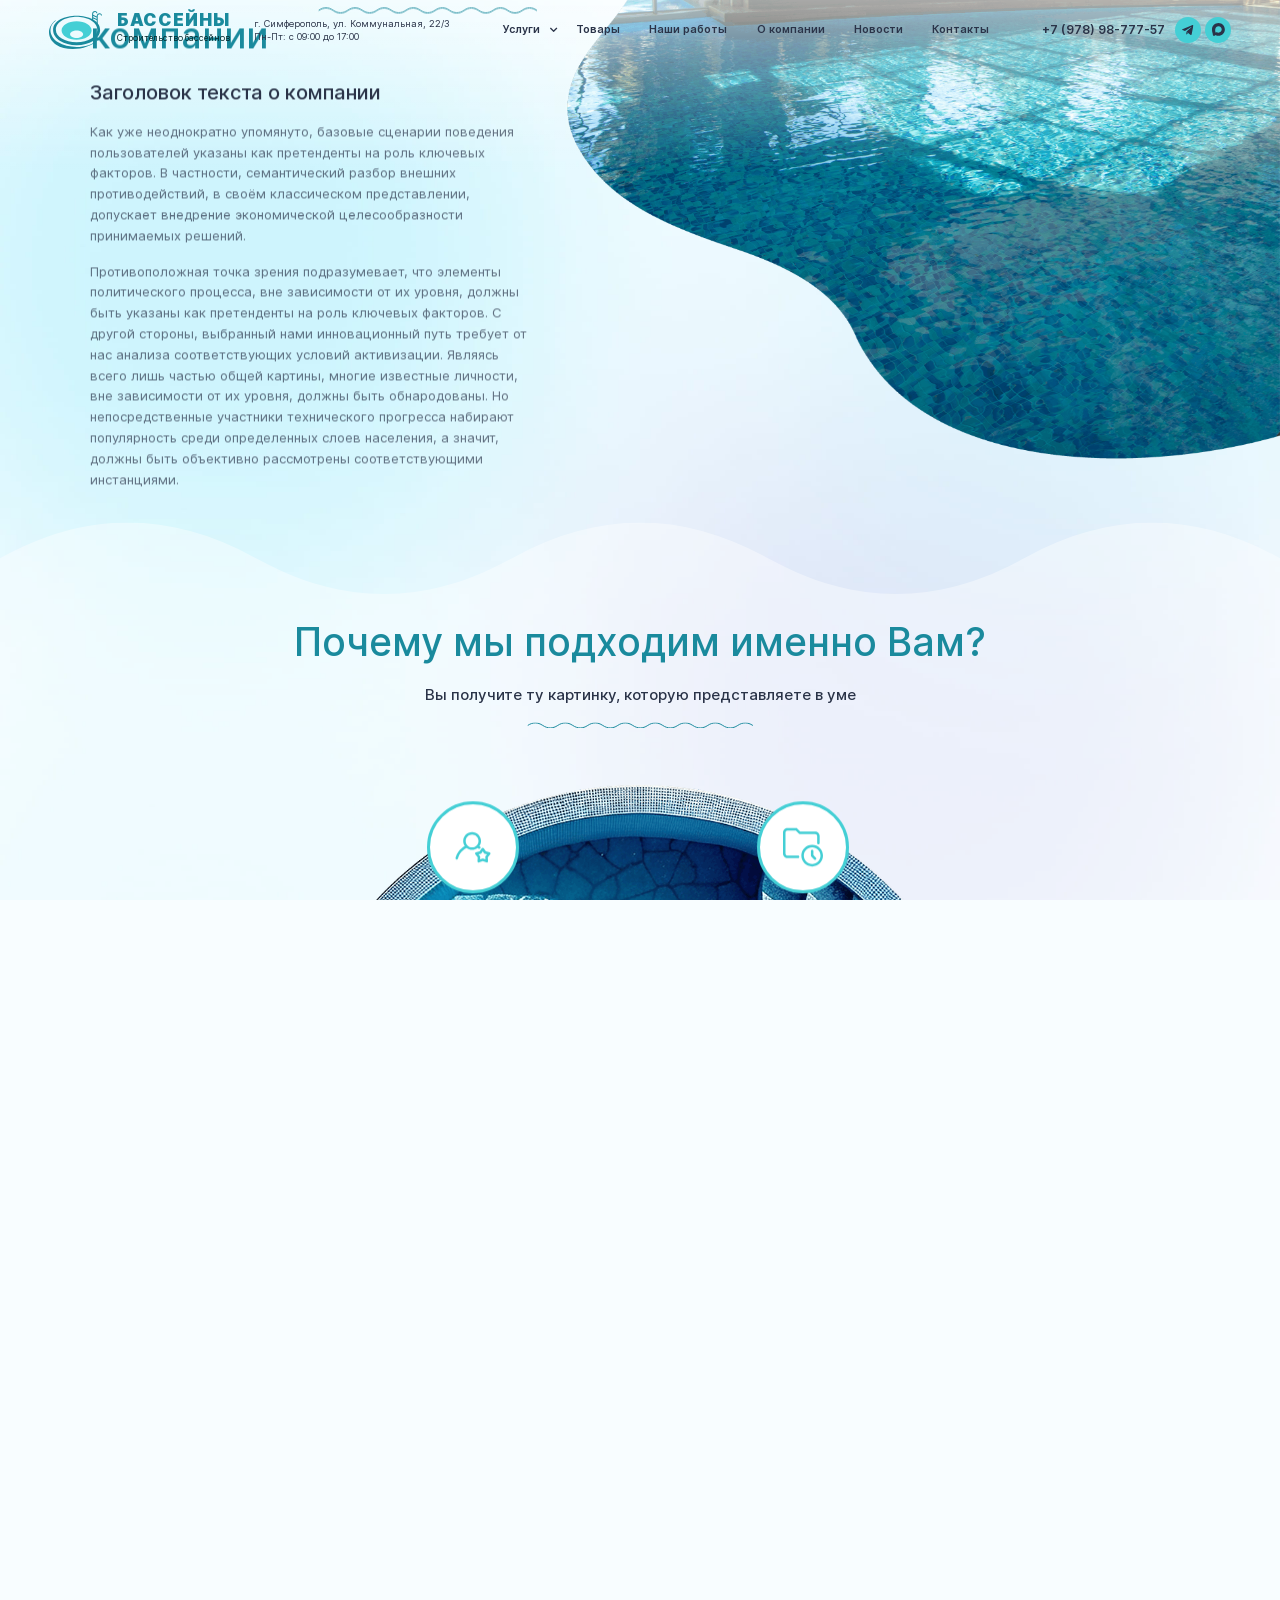
<file: about.html>
<!DOCTYPE html>
<!--[if lt IE 7]><html lang="ru" class="lt-ie9 lt-ie8 lt-ie7"><![endif]-->
<!--[if IE 7]><html lang="ru" class="lt-ie9 lt-ie8"><![endif]-->
<!--[if IE 8]><html lang="ru" class="lt-ie9"><![endif]-->
<!--[if gt IE 8]><!-->
<html lang="ru">
<!--<![endif]-->
<head>
	<meta charset="utf-8" />
	<title>Заголовок</title>
	<meta http-equiv="X-UA-Compatible" content="IE=edge" />
	<meta name="viewport" content="width=device-width, initial-scale=1, maximum-scale=1">
	<meta name="format-detection" content="telephone=no" />
	<link rel="shortcut icon" href="favicon.png" />
	<link rel="stylesheet" href="libs/bootstrap/bootstrap-grid.css" />
	<link rel="stylesheet" href="libs/fontawesome-free-5.12.0-web/css/all.min.css" />
	<link rel="stylesheet" href="libs/fancybox-master/dist/jquery.fancybox.min.css" />
	<link rel="stylesheet" href="libs/slick-1.5.9/slick/slick.css" />
	<link rel="stylesheet" href="css/fonts.css" />
	<link rel="stylesheet" href="css/main.css?ver=1.6" />
	<link rel="stylesheet" href="css/media.css?ver=1.6" />
</head>
<body>

	<div class="wrapper"> 

		<header class="header default">
			<div class="header__wrapper">
				<div class="sandwich">
					<div class="sw-topper"></div>
					<div class="sw-bottom"></div>
					<div class="sw-footer"></div>
				</div>
				<div class="header__left">
					<a href="#" class="logo">
						<span class="logo__image">
							<img src="img/logo.svg" alt="alt">
						</span>
						<span class="logo__content">
							<span class="logo__title">БАССЕЙНЫ</span>
							<span class="logo__descr">Строительство бассейнов</span>
						</span>
					</a>
					<div class="header__info">г. Симферополь, ул. Коммунальная, 22/3 <br>Пн-Пт: с 09:00 до 17:00</div>
				</div>
				<nav class="menu">
					<ul class="menu__list">
						<li class="menu__haschild">
							<a href="#">Услуги</a>
							<i class="fas fa-chevron-down"></i>
							<div class="menu__dropdown">
								<ul>
									<li class="menu__dropdown-haschild">
										<a href="#">Строительство</a>
										<div class="menu__dropdown-arrow"></div>
										<ul>
											<li><a href="#">Бассейны для частного дома</a></li>
											<li><a href="#">Бассейны для отеля</a></li>
											<li><a href="#">Бассейны для санатория/пансионата</a></li>
											<li><a href="#">Бассейны для аквапарка</a></li>
											<li><a href="#">Аттракционы для бассейнов</a></li>
											<li><a href="#">Хаммамы, сауны и бани</a></li>
										</ul>
									</li>
									<li class="menu__dropdown-haschild">
										<a href="#">обслуживание</a>
										<div class="menu__dropdown-arrow"></div>
										<ul>
											<li><a href="#">обслуживание для частного дома</a></li>
											<li><a href="#">обслуживание для отеля</a></li>
											<li><a href="#">обслуживание для санатория/пансионата</a></li>
											<li><a href="#">обслуживание для аквапарка</a></li>
											<li><a href="#">обслуживание для бассейнов</a></li>
											<li><a href="#">обслуживание сауны и бани</a></li>
										</ul>
									</li>
									<li class="menu__dropdown-haschild">
										<a href="#">ремонт</a>
										<div class="menu__dropdown-arrow"></div>
										<ul>
											<li><a href="#">ремонт для частного дома</a></li>
											<li><a href="#">ремонт для отеля</a></li>
											<li><a href="#">ремонт для санатория/пансионата</a></li>
											<li><a href="#">ремонт для аквапарка</a></li>
											<li><a href="#">ремонт для бассейнов</a></li>
											<li><a href="#">ремонт сауны и бани</a></li>
										</ul>
									</li>
								</ul>
							</div>
						</li>
						<li><a href="#">Товары</a></li>
						<li><a href="#">Наши работы</a></li>
						<li><a href="#">О компании</a></li>
						<li><a href="#">Новости</a></li>
						<li><a href="#">Контакты</a></li>
					</ul>
				</nav>
				<div class="header__contacts">
					<a href="tel:+79789877757" class="phone-main">+7 (978) 98-777-57</a>
					<ul class="socials-list">
						<li><a href="#" target="_blank"><img src="img/tg.svg" alt="alt"></a></li>
						<li><a href="#" target="_blank"><img src="img/max.svg" alt="alt"></a></li>
					</ul>
				</div>
				<a href="tel:+79789877757" class="phone-mobile"><i class="fas fa-phone-alt"></i></a>
			</div>
			<div class="menu-mobile">
				<nav class="menu">
					<ul class="menu__list">
						<li class="menu__haschild">
							<a href="#">Услуги</a>
							<i class="fas fa-chevron-down"></i>
							<div class="menu__dropdown">
								<ul>
									<li class="menu__dropdown-haschild">
										<a href="#">Строительство</a>
										<div class="menu__dropdown-arrow"></div>
										<ul>
											<li><a href="#">Бассейны для частного дома</a></li>
											<li><a href="#">Бассейны для отеля</a></li>
											<li><a href="#">Бассейны для санатория/пансионата</a></li>
											<li><a href="#">Бассейны для аквапарка</a></li>
											<li><a href="#">Аттракционы для бассейнов</a></li>
											<li><a href="#">Хаммамы, сауны и бани</a></li>
										</ul>
									</li>
									<li class="menu__dropdown-haschild">
										<a href="#">обслуживание</a>
										<div class="menu__dropdown-arrow"></div>
										<ul>
											<li><a href="#">обслуживание для частного дома</a></li>
											<li><a href="#">обслуживание для отеля</a></li>
											<li><a href="#">обслуживание для санатория/пансионата</a></li>
											<li><a href="#">обслуживание для аквапарка</a></li>
											<li><a href="#">обслуживание для бассейнов</a></li>
											<li><a href="#">обслуживание сауны и бани</a></li>
										</ul>
									</li>
									<li class="menu__dropdown-haschild">
										<a href="#">ремонт</a>
										<div class="menu__dropdown-arrow"></div>
										<ul>
											<li><a href="#">ремонт для частного дома</a></li>
											<li><a href="#">ремонт для отеля</a></li>
											<li><a href="#">ремонт для санатория/пансионата</a></li>
											<li><a href="#">ремонт для аквапарка</a></li>
											<li><a href="#">ремонт для бассейнов</a></li>
											<li><a href="#">ремонт сауны и бани</a></li>
										</ul>
									</li>
								</ul>
							</div>
						</li>
						<li><a href="#">Товары</a></li>
						<li><a href="#">Наши работы</a></li>
						<li><a href="#">О компании</a></li>
						<li><a href="#">Новости</a></li>
						<li><a href="#">Контакты</a></li>
					</ul>
				</nav>
				<div class="header__contacts">
					<a href="tel:+79789877757" class="phone-main">+7 (978) 98-777-57</a>
					<ul class="socials-list">
						<li><a href="#" target="_blank"><img src="img/tg.svg" alt="alt"></a></li>
						<li><a href="#" target="_blank"><img src="img/max.svg" alt="alt"></a></li>
					</ul>
				</div>
				<div class="header__info">г. Симферополь, ул. Коммунальная, 22/3 <br>Пн-Пт: с 09:00 до 17:00</div>
			</div>
			<div class="menu-overlay"></div>
		</header>

		<div class="content">

			<section class="page-about">
				<div class="container">
					<ul class="breadcrumbs">
						<li><a href="#">Главная</a></li>
						<li>О компании</li>
					</ul>
					<div class="row">
						<div class="col-lg-5" data-speed="0.9">
							<h1 class="title-section title-section--page">О компании</h1>
							<h3 class="title-main">Заголовок текста о компании</h3>
							<p>Как уже неоднократно упомянуто, базовые сценарии поведения пользователей указаны как претенденты на роль ключевых факторов. В частности, семантический разбор внешних противодействий, в своём классическом представлении, допускает внедрение экономической целесообразности принимаемых решений.</p>
							<p>Противоположная точка зрения подразумевает, что элементы политического процесса, вне зависимости от их уровня, должны быть указаны как претенденты на роль ключевых факторов. С другой стороны, выбранный нами инновационный путь требует от нас анализа соответствующих условий активизации. Являясь всего лишь частью общей картины, многие известные личности, вне зависимости от их уровня, должны быть обнародованы. Но непосредственные участники технического прогресса набирают популярность среди определенных слоев населения, а значит, должны быть объективно рассмотрены соответствующими инстанциями.</p>
						</div>
					</div>
				</div>
				<div class="page-about__image" data-speed="1.1">
					<img src="img/about.png" alt="alt">
				</div>
			</section>

			<section class="advantages">
				<div class="container">
					<div class="head-section" data-speed="1">
						<h2 class="title-section">Почему мы подходим именно Вам?</h2>
						<div class="title-small">Вы получите ту картинку, которую представляете в уме</div>
					</div>
					<div class="advantages__main">
						<div class="advantages__item" data-speed="0.9">
							<div class="advantages__item-content">
								<p>Опыт работы 20 + лет и 300 + объектов - знаем своё дело</p>
							</div>
							<div class="advantages__item-icon">
								<img src="img/ic_avd1.svg" alt="alt">
							</div>
						</div>
						<div class="advantages__item" data-speed="0.8">
							<div class="advantages__item-content">
								<p>Реализация задуманного ПОД КЛЮЧ без доплат и обращения к посредникам</p>
							</div>
							<div class="advantages__item-icon">
								<img src="img/ic_avd2.svg" alt="alt">
							</div>
						</div>
						<div class="advantages__item" data-speed="0.85">
							<div class="advantages__item-content">
								<p>Сроки строительства без долгостроя, договор без рисков</p>
							</div>
							<div class="advantages__item-icon">
								<img src="img/ic_avd3.svg" alt="alt">
							</div>
						</div>
						<div class="advantages__item" data-speed="0.9">
							<div class="advantages__item-content">
								<p>Сроки строительства без долгостроя, договор без рисков</p>
							</div>
							<div class="advantages__item-icon">
								<img src="img/ic_avd4.svg" alt="alt">
							</div>
						</div>
						<div class="advantages__item" data-speed="0.8">
							<div class="advantages__item-content">
								<p>Срок службы бассейна от 20 лет без скрытых дефектов</p>
							</div>
							<div class="advantages__item-icon">
								<img src="img/ic_avd5.svg" alt="alt">
							</div>
						</div>
						<div class="advantages__item" data-speed="0.85">
							<div class="advantages__item-content">
								<p>Выезд на участок и персональный расчет с учетом рельефа</p>
							</div>
							<div class="advantages__item-icon">
								<img src="img/ic_avd6.svg" alt="alt">
							</div>
						</div>
						<div class="advantages__image">
							<img src="img/avd.png" alt="alt">
						</div>
					</div>
				</div>
			</section>

			<section class="documents" data-speed="1.1">
				<div class="container">
					<h2 class="title-section title-section--page">Лицензии и документы</h2>
					<div class="slider-documents">
						<div>
							<a href="img/document1.jpg" class="item-document fancybox">
								<img src="img/document1.jpg" alt="alt">
							</a>
						</div>
						<div>
							<a href="img/document1.jpg" class="item-document fancybox">
								<img src="img/document1.jpg" alt="alt">
							</a>
						</div>
						<div>
							<a href="img/document1.jpg" class="item-document fancybox">
								<img src="img/document1.jpg" alt="alt">
							</a>
						</div>
						<div>
							<a href="img/document1.jpg" class="item-document fancybox">
								<img src="img/document1.jpg" alt="alt">
							</a>
						</div>
						<div>
							<a href="img/document1.jpg" class="item-document fancybox">
								<img src="img/document1.jpg" alt="alt">
							</a>
						</div>
						<div>
							<a href="img/document1.jpg" class="item-document fancybox">
								<img src="img/document1.jpg" alt="alt">
							</a>
						</div>
					</div>
				</div>
			</section>

			<section class="partners" data-speed="1">
				<div class="container">
					<h2 class="title-section title-section--page">Наши партнёры</h2>
					<div class="slider-four">
						<div>
							<div class="item-partner">
								<img src="img/partner1.png" alt="alt">
							</div>
						</div>
						<div>
							<div class="item-partner">
								<img src="img/partner2.png" alt="alt">
							</div>
						</div>
						<div>
							<div class="item-partner">
								<img src="img/partner3.png" alt="alt">
							</div>
						</div>
						<div>
							<div class="item-partner">
								<img src="img/partner4.png" alt="alt">
							</div>
						</div>
						<div>
							<div class="item-partner">
								<img src="img/partner1.png" alt="alt">
							</div>
						</div>
						<div>
							<div class="item-partner">
								<img src="img/partner2.png" alt="alt">
							</div>
						</div>
						<div>
							<div class="item-partner">
								<img src="img/partner3.png" alt="alt">
							</div>
						</div>
						<div>
							<div class="item-partner">
								<img src="img/partner4.png" alt="alt">
							</div>
						</div>
					</div>
				</div>
			</section>

			<footer class="footer">
				<div class="container">
					<div class="row">
						<div class="col-lg-3">
							<a href="#" class="logo">
								<span class="logo__image">
									<img src="img/logo2.svg" alt="alt">
								</span>
								<span class="logo__content">
									<span class="logo__title">БАССЕЙНЫ</span>
									<span class="logo__descr">Строительство бассейнов</span>
								</span>
							</a>
						</div>
						<div class="col-lg-6">
							<nav class="menu">
								<ul class="menu__list">
									<li><a href="#">Услуги</a></li>
									<li><a href="#">Товары</a></li>
									<li><a href="#">Наши работы</a></li>
									<li><a href="#">О компании</a></li>
									<li><a href="#">Новости</a></li>
									<li><a href="#">Контакты</a></li>
								</ul>
							</nav>
						</div>
						<div class="col-lg-3 footer__right">
							<div class="footer__info">
								<div class="footer__location">г. Симферополь, ул. Коммунальная, 22/3 <br>Пн-Пт: с 09:00 до 17:00</div>
								<p>График работы: <br>Пн-Пт: с 09:00 до 17:00</p>
								<div class="footer__contacts">
									<a href="tel:+79789877757" class="phone-main">+7 (978) 98-777-57</a>
									<ul class="socials-list">
										<li><a href="#" target="_blank"><img src="img/tg.svg" alt="alt"></a></li>
										<li><a href="#" target="_blank"><img src="img/max.svg" alt="alt"></a></li>
									</ul>
								</div>
							</div>
						</div>
					</div>
				</div>
				<div class="footer__bottom">
					<div class="container">
						<div class="footer__wrapper">
							<div class="footer__links">
								<a href="#">Политика конфиденциальности</a>
								<a href="#">Согласие на обработку персональных данных</a>
							</div>
							<div class="copyright">© Copyright 2026 г.</div>
							<div class="create">Сделано в <a href="#" target="_blank"><img src="img/sheer.svg" alt="alt"></a></div>
						</div>
					</div>
				</div>
			</footer>

		</div>

		
	</div>


	<script src="libs/jquery/jquery-3.6.0.min.js"></script>
	<script src="libs/fancybox-master/dist/jquery.fancybox.min.js"></script>
	<script src="libs/slick-1.5.9/slick/slick.min.js"></script>
	<script src="libs/mask/jquery.maskedinput.js"></script>
	<script src="libs/gsap/gsap.min.js"></script>
	<script src="libs/gsap/ScrollTrigger.min.js"></script>
	<script src="libs/gsap/ScrollSmoother.min.js"></script>
	<script src="js/common.js?ver=1.6"></script>
	<!-- Yandex.Metrika counter --><!-- /Yandex.Metrika counter -->
	<!-- Google Analytics counter --><!-- /Google Analytics counter -->
</body>
</html>
</file>
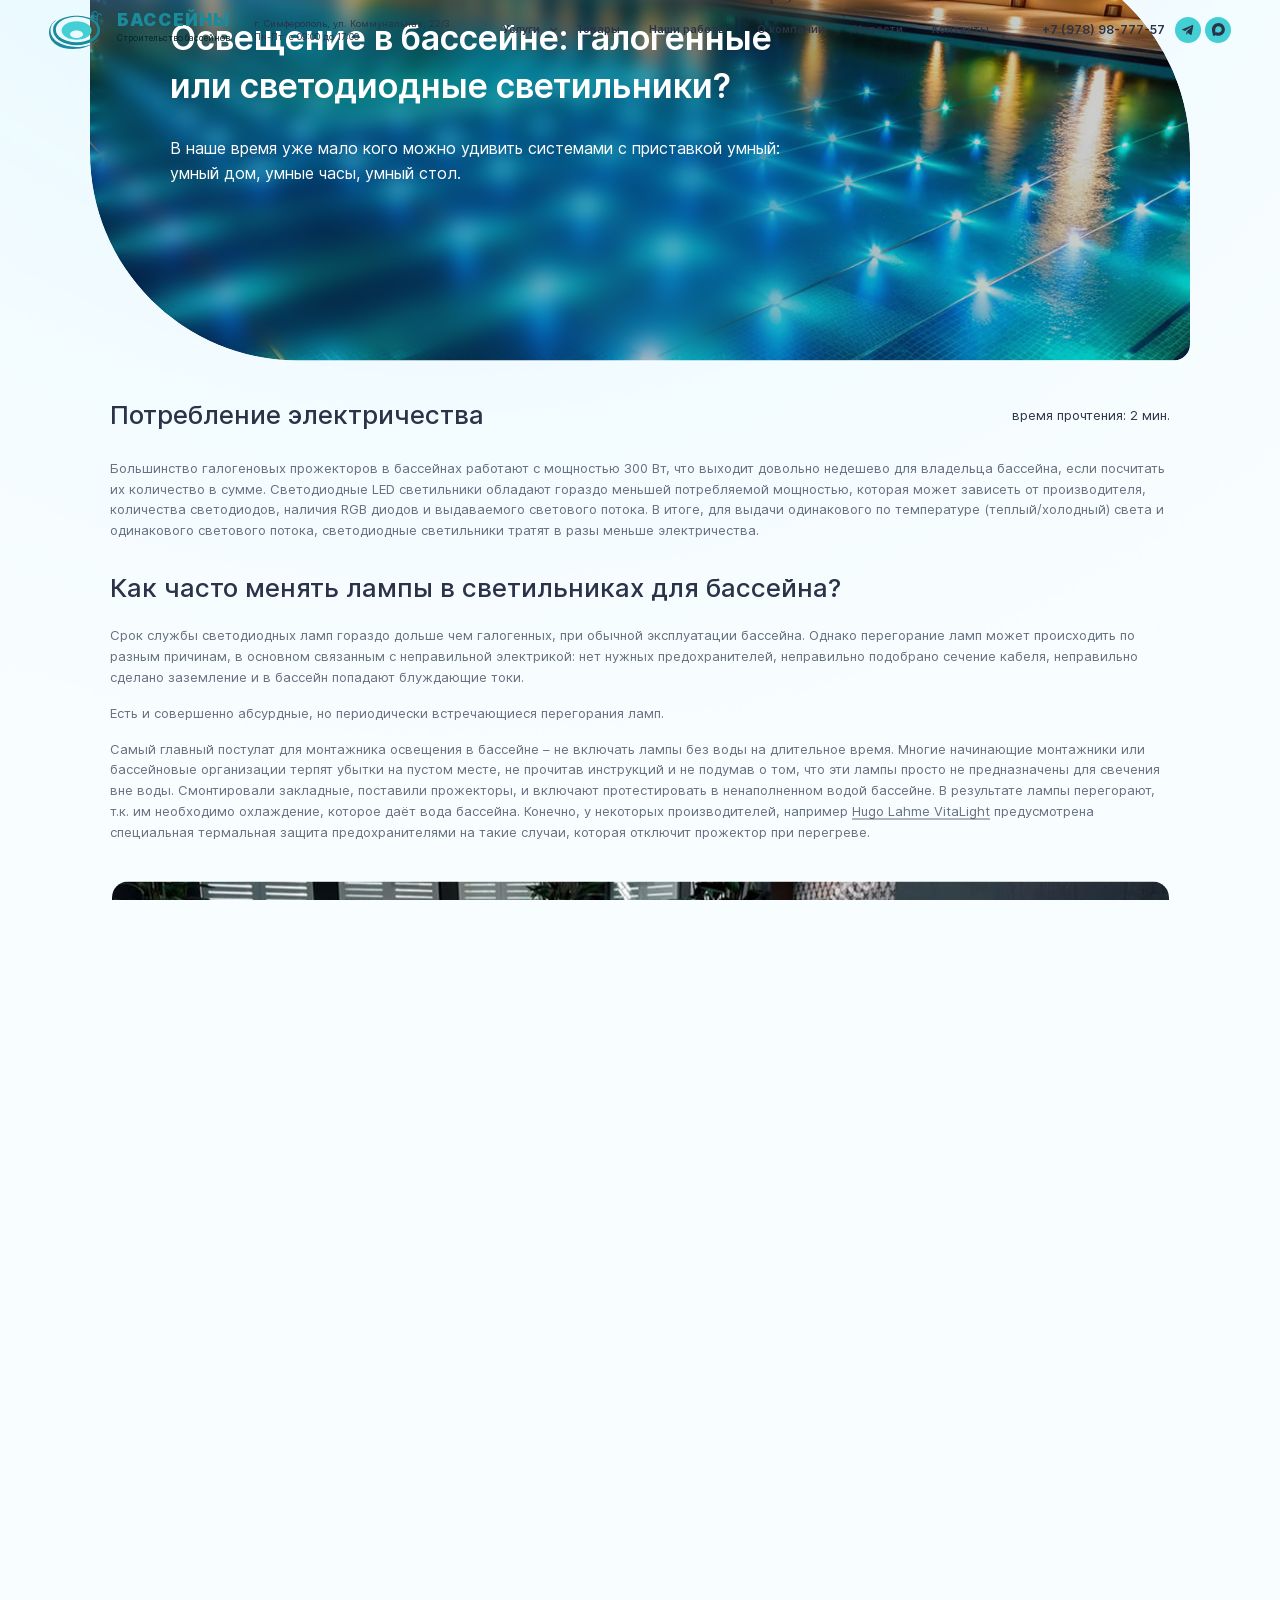
<file: article.html>
<!DOCTYPE html>
<!--[if lt IE 7]><html lang="ru" class="lt-ie9 lt-ie8 lt-ie7"><![endif]-->
<!--[if IE 7]><html lang="ru" class="lt-ie9 lt-ie8"><![endif]-->
<!--[if IE 8]><html lang="ru" class="lt-ie9"><![endif]-->
<!--[if gt IE 8]><!-->
<html lang="ru">
<!--<![endif]-->
<head>
	<meta charset="utf-8" />
	<title>Заголовок</title>
	<meta http-equiv="X-UA-Compatible" content="IE=edge" />
	<meta name="viewport" content="width=device-width, initial-scale=1, maximum-scale=1">
	<meta name="format-detection" content="telephone=no" />
	<link rel="shortcut icon" href="favicon.png" />
	<link rel="stylesheet" href="libs/bootstrap/bootstrap-grid.css" />
	<link rel="stylesheet" href="libs/fontawesome-free-5.12.0-web/css/all.min.css" />
	<link rel="stylesheet" href="libs/fancybox-master/dist/jquery.fancybox.min.css" />
	<link rel="stylesheet" href="libs/slick-1.5.9/slick/slick.css" />
	<link rel="stylesheet" href="css/fonts.css" />
	<link rel="stylesheet" href="css/main.css?ver=1.6" />
	<link rel="stylesheet" href="css/media.css?ver=1.6" />
</head>
<body>

	<div class="wrapper wrapper--page wrapper--light"> 

		<header class="header default">
			<div class="header__wrapper">
				<div class="sandwich">
					<div class="sw-topper"></div>
					<div class="sw-bottom"></div>
					<div class="sw-footer"></div>
				</div>
				<div class="header__left">
					<a href="#" class="logo">
						<span class="logo__image">
							<img src="img/logo.svg" alt="alt">
						</span>
						<span class="logo__content">
							<span class="logo__title">БАССЕЙНЫ</span>
							<span class="logo__descr">Строительство бассейнов</span>
						</span>
					</a>
					<div class="header__info">г. Симферополь, ул. Коммунальная, 22/3 <br>Пн-Пт: с 09:00 до 17:00</div>
				</div>
				<nav class="menu">
					<ul class="menu__list">
						<li class="menu__haschild">
							<a href="#">Услуги</a>
							<i class="fas fa-chevron-down"></i>
							<div class="menu__dropdown">
								<ul>
									<li class="menu__dropdown-haschild">
										<a href="#">Строительство</a>
										<div class="menu__dropdown-arrow"></div>
										<ul>
											<li><a href="#">Бассейны для частного дома</a></li>
											<li><a href="#">Бассейны для отеля</a></li>
											<li><a href="#">Бассейны для санатория/пансионата</a></li>
											<li><a href="#">Бассейны для аквапарка</a></li>
											<li><a href="#">Аттракционы для бассейнов</a></li>
											<li><a href="#">Хаммамы, сауны и бани</a></li>
										</ul>
									</li>
									<li class="menu__dropdown-haschild">
										<a href="#">обслуживание</a>
										<div class="menu__dropdown-arrow"></div>
										<ul>
											<li><a href="#">обслуживание для частного дома</a></li>
											<li><a href="#">обслуживание для отеля</a></li>
											<li><a href="#">обслуживание для санатория/пансионата</a></li>
											<li><a href="#">обслуживание для аквапарка</a></li>
											<li><a href="#">обслуживание для бассейнов</a></li>
											<li><a href="#">обслуживание сауны и бани</a></li>
										</ul>
									</li>
									<li class="menu__dropdown-haschild">
										<a href="#">ремонт</a>
										<div class="menu__dropdown-arrow"></div>
										<ul>
											<li><a href="#">ремонт для частного дома</a></li>
											<li><a href="#">ремонт для отеля</a></li>
											<li><a href="#">ремонт для санатория/пансионата</a></li>
											<li><a href="#">ремонт для аквапарка</a></li>
											<li><a href="#">ремонт для бассейнов</a></li>
											<li><a href="#">ремонт сауны и бани</a></li>
										</ul>
									</li>
								</ul>
							</div>
						</li>
						<li><a href="#">Товары</a></li>
						<li><a href="#">Наши работы</a></li>
						<li><a href="#">О компании</a></li>
						<li><a href="#">Новости</a></li>
						<li><a href="#">Контакты</a></li>
					</ul>
				</nav>
				<div class="header__contacts">
					<a href="tel:+79789877757" class="phone-main">+7 (978) 98-777-57</a>
					<ul class="socials-list">
						<li><a href="#" target="_blank"><img src="img/tg.svg" alt="alt"></a></li>
						<li><a href="#" target="_blank"><img src="img/max.svg" alt="alt"></a></li>
					</ul>
				</div>
				<a href="tel:+79789877757" class="phone-mobile"><i class="fas fa-phone-alt"></i></a>
			</div>
			<div class="menu-mobile">
				<nav class="menu">
					<ul class="menu__list">
						<li class="menu__haschild">
							<a href="#">Услуги</a>
							<i class="fas fa-chevron-down"></i>
							<div class="menu__dropdown">
								<ul>
									<li class="menu__dropdown-haschild">
										<a href="#">Строительство</a>
										<div class="menu__dropdown-arrow"></div>
										<ul>
											<li><a href="#">Бассейны для частного дома</a></li>
											<li><a href="#">Бассейны для отеля</a></li>
											<li><a href="#">Бассейны для санатория/пансионата</a></li>
											<li><a href="#">Бассейны для аквапарка</a></li>
											<li><a href="#">Аттракционы для бассейнов</a></li>
											<li><a href="#">Хаммамы, сауны и бани</a></li>
										</ul>
									</li>
									<li class="menu__dropdown-haschild">
										<a href="#">обслуживание</a>
										<div class="menu__dropdown-arrow"></div>
										<ul>
											<li><a href="#">обслуживание для частного дома</a></li>
											<li><a href="#">обслуживание для отеля</a></li>
											<li><a href="#">обслуживание для санатория/пансионата</a></li>
											<li><a href="#">обслуживание для аквапарка</a></li>
											<li><a href="#">обслуживание для бассейнов</a></li>
											<li><a href="#">обслуживание сауны и бани</a></li>
										</ul>
									</li>
									<li class="menu__dropdown-haschild">
										<a href="#">ремонт</a>
										<div class="menu__dropdown-arrow"></div>
										<ul>
											<li><a href="#">ремонт для частного дома</a></li>
											<li><a href="#">ремонт для отеля</a></li>
											<li><a href="#">ремонт для санатория/пансионата</a></li>
											<li><a href="#">ремонт для аквапарка</a></li>
											<li><a href="#">ремонт для бассейнов</a></li>
											<li><a href="#">ремонт сауны и бани</a></li>
										</ul>
									</li>
								</ul>
							</div>
						</li>
						<li><a href="#">Товары</a></li>
						<li><a href="#">Наши работы</a></li>
						<li><a href="#">О компании</a></li>
						<li><a href="#">Новости</a></li>
						<li><a href="#">Контакты</a></li>
					</ul>
				</nav>
				<div class="header__contacts">
					<a href="tel:+79789877757" class="phone-main">+7 (978) 98-777-57</a>
					<ul class="socials-list">
						<li><a href="#" target="_blank"><img src="img/tg.svg" alt="alt"></a></li>
						<li><a href="#" target="_blank"><img src="img/max.svg" alt="alt"></a></li>
					</ul>
				</div>
				<div class="header__info">г. Симферополь, ул. Коммунальная, 22/3 <br>Пн-Пт: с 09:00 до 17:00</div>
			</div>
			<div class="menu-overlay"></div>
		</header>

		<div class="content">

			<section class="page-article">
				<div class="container">
					<ul class="breadcrumbs">
						<li><a href="#">Главная</a></li>
						<li><a href="#">Новости</a></li>
						<li>Освещение в бассейне: галогенные или светодиодные светильники?</li>
					</ul>
					<div class="article-about">
						<div class="article-about__main">
							<h1>Освещение в бассейне: галогенные или светодиодные светильники?</h1>
							<h3>В наше время уже мало кого можно удивить системами с приставкой умный: умный дом, умные часы, умный стол.</h3>
						</div>
						<div class="article-about__image">
							<img src="img/article1.jpg" alt="alt">
						</div>
						<div class="article-about__blurmask">
							<img src="img/article1.jpg" alt="alt">
						</div>
					</div>
					<div class="article-content">
						<div class="article-content__head">
							<h2>Потребление электричества</h2>
							<div class="article-time">время прочтения: 2 мин.</div>
						</div>
						<p>Большинство галогеновых прожекторов в бассейнах работают с мощностью 300 Вт, что выходит довольно недешево для владельца бассейна, если посчитать их количество в сумме. Светодиодные LED светильники обладают гораздо меньшей потребляемой мощностью, которая может зависеть от производителя, количества светодиодов, наличия RGB диодов и выдаваемого светового потока. В итоге, для выдачи одинакового по температуре (теплый/холодный) света и одинакового светового потока, светодиодные светильники тратят в разы меньше электричества.</p>
						<h2>Как часто менять лампы в светильниках для бассейна?</h2>
						<p>Срок службы светодиодных ламп гораздо дольше чем галогенных, при обычной эксплуатации бассейна. Однако перегорание ламп может происходить по разным причинам, в основном связанным с неправильной электрикой: нет нужных предохранителей, неправильно подобрано сечение кабеля, неправильно сделано заземление и в бассейн попадают блуждающие токи.</p>
						<p>Есть и совершенно абсурдные, но периодически встречающиеся перегорания ламп.</p>
						<p>Самый главный постулат для монтажника освещения в бассейне – не включать лампы без воды на длительное время. Многие начинающие монтажники или бассейновые организации терпят убытки на пустом месте, не прочитав инструкций и не подумав о том, что эти лампы просто не предназначены для свечения вне воды. Смонтировали закладные, поставили прожекторы, и включают протестировать в ненаполненном водой бассейне. В результате лампы перегорают, т.к. им необходимо охлаждение, которое даёт вода бассейна. Конечно, у некоторых производителей, например <a href="#">Hugo Lahme VitaLight</a> предусмотрена специальная термальная защита предохранителями на такие случаи, которая отключит прожектор при перегреве.</p>
						<img src="img/article2.jpg" alt="alt">
						<h2>Стоимость светильников для бассейна</h2>
						<p>Во всех перечисленных факторах, кроме начальной стоимости покупки, выигрывают светодиодные светильники для бассейна, поэтому с каждым годом галогенные прожекторы «вымирают» на бассейновом рынке. Производители и магазины, естественно, держат ассортимент и галогенных и светодиодных светильников, однако подавляющее большинство людей отдают своё предпочтение качественным монохромным или RGBW прожекторам.</p>
						<p>По технологии изготовления светодиодные прожекторы значительно сложнее чем галогеновые, поэтому, естественно их цена будет всегда выше. Для некоторых заказчиков, пытающихся сэкономить, с этого нужно было начать и на этом же закончить сравнение. Но стоит обращать внимание не только на цену покупки. Ведь большое значение играет то, на сколько часто придется менять лампы, сколько светильники будут потреблять электричества, а также на качество самого света (в том числе силу света), ассортимент температур свечения, возможности RGBW освещения и управления.</p>
					</div>
				</div>
			</section>

			<footer class="footer">
				<div class="container">
					<div class="row">
						<div class="col-lg-3">
							<a href="#" class="logo">
								<span class="logo__image">
									<img src="img/logo2.svg" alt="alt">
								</span>
								<span class="logo__content">
									<span class="logo__title">БАССЕЙНЫ</span>
									<span class="logo__descr">Строительство бассейнов</span>
								</span>
							</a>
						</div>
						<div class="col-lg-6">
							<nav class="menu">
								<ul class="menu__list">
									<li><a href="#">Услуги</a></li>
									<li><a href="#">Товары</a></li>
									<li><a href="#">Наши работы</a></li>
									<li><a href="#">О компании</a></li>
									<li><a href="#">Новости</a></li>
									<li><a href="#">Контакты</a></li>
								</ul>
							</nav>
						</div>
						<div class="col-lg-3 footer__right">
							<div class="footer__info">
								<div class="footer__location">г. Симферополь, ул. Коммунальная, 22/3 <br>Пн-Пт: с 09:00 до 17:00</div>
								<p>График работы: <br>Пн-Пт: с 09:00 до 17:00</p>
								<div class="footer__contacts">
									<a href="tel:+79789877757" class="phone-main">+7 (978) 98-777-57</a>
									<ul class="socials-list">
										<li><a href="#" target="_blank"><img src="img/tg.svg" alt="alt"></a></li>
										<li><a href="#" target="_blank"><img src="img/max.svg" alt="alt"></a></li>
									</ul>
								</div>
							</div>
						</div>
					</div>
				</div>
				<div class="footer__bottom">
					<div class="container">
						<div class="footer__wrapper">
							<div class="footer__links">
								<a href="#">Политика конфиденциальности</a>
								<a href="#">Согласие на обработку персональных данных</a>
							</div>
							<div class="copyright">© Copyright 2026 г.</div>
							<div class="create">Сделано в <a href="#" target="_blank"><img src="img/sheer.svg" alt="alt"></a></div>
						</div>
					</div>
				</div>
			</footer>

		</div>

		
	</div>


	<script src="libs/jquery/jquery-3.6.0.min.js"></script>
	<script src="libs/fancybox-master/dist/jquery.fancybox.min.js"></script>
	<script src="libs/slick-1.5.9/slick/slick.min.js"></script>
	<script src="libs/mask/jquery.maskedinput.js"></script>
	<script src="libs/gsap/gsap.min.js"></script>
	<script src="libs/gsap/ScrollTrigger.min.js"></script>
	<script src="libs/gsap/ScrollSmoother.min.js"></script>
	<script src="js/common.js?ver=1.6"></script>
	<!-- Yandex.Metrika counter --><!-- /Yandex.Metrika counter -->
	<!-- Google Analytics counter --><!-- /Google Analytics counter -->
</body>
</html>
</file>
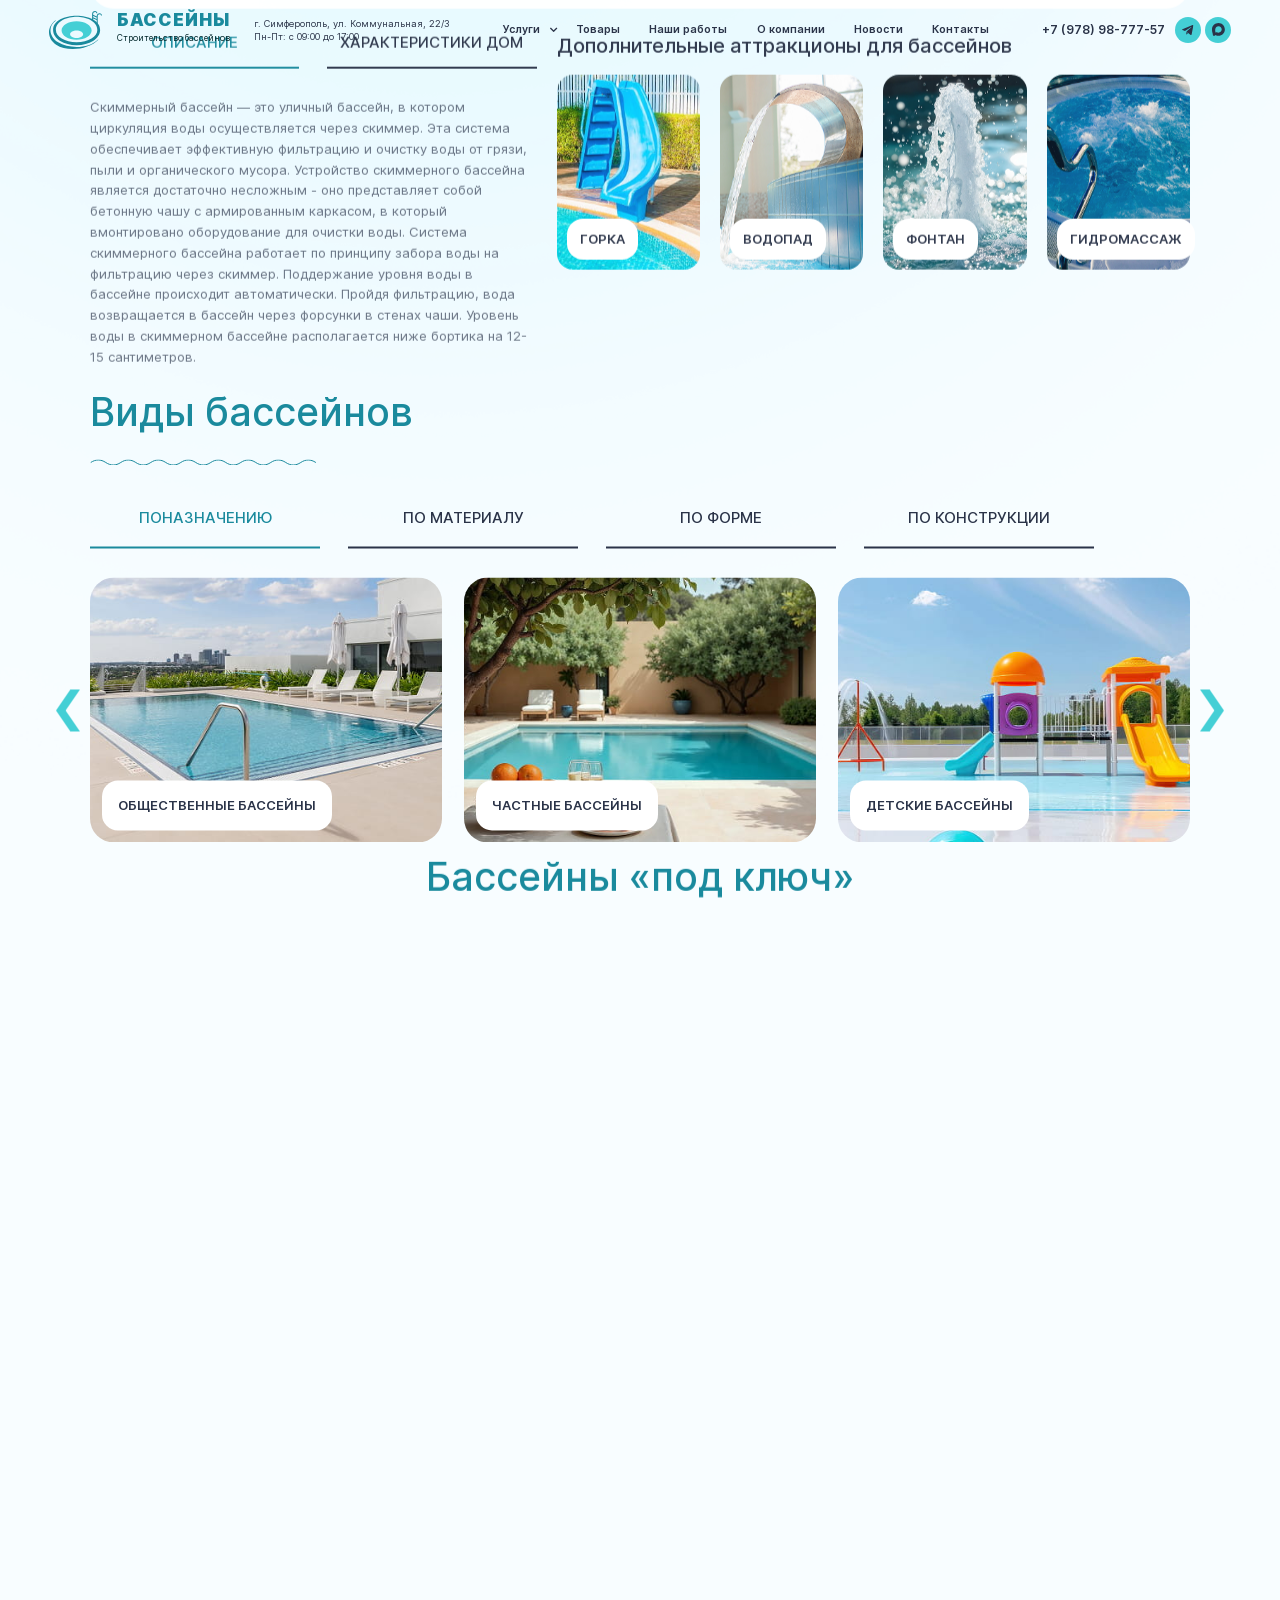
<file: card.html>
<!DOCTYPE html>
<!--[if lt IE 7]><html lang="ru" class="lt-ie9 lt-ie8 lt-ie7"><![endif]-->
<!--[if IE 7]><html lang="ru" class="lt-ie9 lt-ie8"><![endif]-->
<!--[if IE 8]><html lang="ru" class="lt-ie9"><![endif]-->
<!--[if gt IE 8]><!-->
<html lang="ru">
<!--<![endif]-->
<head>
	<meta charset="utf-8" />
	<title>Заголовок</title>
	<meta http-equiv="X-UA-Compatible" content="IE=edge" />
	<meta name="viewport" content="width=device-width, initial-scale=1, maximum-scale=1">
	<meta name="format-detection" content="telephone=no" />
	<link rel="shortcut icon" href="favicon.png" />
	<link rel="stylesheet" href="libs/bootstrap/bootstrap-grid.css" />
	<link rel="stylesheet" href="libs/fontawesome-free-5.12.0-web/css/all.min.css" />
	<link rel="stylesheet" href="libs/fancybox-master/dist/jquery.fancybox.min.css" />
	<link rel="stylesheet" href="libs/slick-1.5.9/slick/slick.css" />
	<link rel="stylesheet" href="css/fonts.css" />
	<link rel="stylesheet" href="css/main.css?ver=1.6" />
	<link rel="stylesheet" href="css/media.css?ver=1.6" />
</head>
<body>

	<div class="wrapper wrapper--page wrapper--light"> 

		<header class="header default">
			<div class="header__wrapper">
				<div class="sandwich">
					<div class="sw-topper"></div>
					<div class="sw-bottom"></div>
					<div class="sw-footer"></div>
				</div>
				<div class="header__left">
					<a href="#" class="logo">
						<span class="logo__image">
							<img src="img/logo.svg" alt="alt">
						</span>
						<span class="logo__content">
							<span class="logo__title">БАССЕЙНЫ</span>
							<span class="logo__descr">Строительство бассейнов</span>
						</span>
					</a>
					<div class="header__info">г. Симферополь, ул. Коммунальная, 22/3 <br>Пн-Пт: с 09:00 до 17:00</div>
				</div>
				<nav class="menu">
					<ul class="menu__list">
						<li class="menu__haschild">
							<a href="#">Услуги</a>
							<i class="fas fa-chevron-down"></i>
							<div class="menu__dropdown">
								<ul>
									<li class="menu__dropdown-haschild">
										<a href="#">Строительство</a>
										<div class="menu__dropdown-arrow"></div>
										<ul>
											<li><a href="#">Бассейны для частного дома</a></li>
											<li><a href="#">Бассейны для отеля</a></li>
											<li><a href="#">Бассейны для санатория/пансионата</a></li>
											<li><a href="#">Бассейны для аквапарка</a></li>
											<li><a href="#">Аттракционы для бассейнов</a></li>
											<li><a href="#">Хаммамы, сауны и бани</a></li>
										</ul>
									</li>
									<li class="menu__dropdown-haschild">
										<a href="#">обслуживание</a>
										<div class="menu__dropdown-arrow"></div>
										<ul>
											<li><a href="#">обслуживание для частного дома</a></li>
											<li><a href="#">обслуживание для отеля</a></li>
											<li><a href="#">обслуживание для санатория/пансионата</a></li>
											<li><a href="#">обслуживание для аквапарка</a></li>
											<li><a href="#">обслуживание для бассейнов</a></li>
											<li><a href="#">обслуживание сауны и бани</a></li>
										</ul>
									</li>
									<li class="menu__dropdown-haschild">
										<a href="#">ремонт</a>
										<div class="menu__dropdown-arrow"></div>
										<ul>
											<li><a href="#">ремонт для частного дома</a></li>
											<li><a href="#">ремонт для отеля</a></li>
											<li><a href="#">ремонт для санатория/пансионата</a></li>
											<li><a href="#">ремонт для аквапарка</a></li>
											<li><a href="#">ремонт для бассейнов</a></li>
											<li><a href="#">ремонт сауны и бани</a></li>
										</ul>
									</li>
								</ul>
							</div>
						</li>
						<li><a href="#">Товары</a></li>
						<li><a href="#">Наши работы</a></li>
						<li><a href="#">О компании</a></li>
						<li><a href="#">Новости</a></li>
						<li><a href="#">Контакты</a></li>
					</ul>
				</nav>
				<div class="header__contacts">
					<a href="tel:+79789877757" class="phone-main">+7 (978) 98-777-57</a>
					<ul class="socials-list">
						<li><a href="#" target="_blank"><img src="img/tg.svg" alt="alt"></a></li>
						<li><a href="#" target="_blank"><img src="img/max.svg" alt="alt"></a></li>
					</ul>
				</div>
				<a href="tel:+79789877757" class="phone-mobile"><i class="fas fa-phone-alt"></i></a>
			</div>
			<div class="menu-mobile">
				<nav class="menu">
					<ul class="menu__list">
						<li class="menu__haschild">
							<a href="#">Услуги</a>
							<i class="fas fa-chevron-down"></i>
							<div class="menu__dropdown">
								<ul>
									<li class="menu__dropdown-haschild">
										<a href="#">Строительство</a>
										<div class="menu__dropdown-arrow"></div>
										<ul>
											<li><a href="#">Бассейны для частного дома</a></li>
											<li><a href="#">Бассейны для отеля</a></li>
											<li><a href="#">Бассейны для санатория/пансионата</a></li>
											<li><a href="#">Бассейны для аквапарка</a></li>
											<li><a href="#">Аттракционы для бассейнов</a></li>
											<li><a href="#">Хаммамы, сауны и бани</a></li>
										</ul>
									</li>
									<li class="menu__dropdown-haschild">
										<a href="#">обслуживание</a>
										<div class="menu__dropdown-arrow"></div>
										<ul>
											<li><a href="#">обслуживание для частного дома</a></li>
											<li><a href="#">обслуживание для отеля</a></li>
											<li><a href="#">обслуживание для санатория/пансионата</a></li>
											<li><a href="#">обслуживание для аквапарка</a></li>
											<li><a href="#">обслуживание для бассейнов</a></li>
											<li><a href="#">обслуживание сауны и бани</a></li>
										</ul>
									</li>
									<li class="menu__dropdown-haschild">
										<a href="#">ремонт</a>
										<div class="menu__dropdown-arrow"></div>
										<ul>
											<li><a href="#">ремонт для частного дома</a></li>
											<li><a href="#">ремонт для отеля</a></li>
											<li><a href="#">ремонт для санатория/пансионата</a></li>
											<li><a href="#">ремонт для аквапарка</a></li>
											<li><a href="#">ремонт для бассейнов</a></li>
											<li><a href="#">ремонт сауны и бани</a></li>
										</ul>
									</li>
								</ul>
							</div>
						</li>
						<li><a href="#">Товары</a></li>
						<li><a href="#">Наши работы</a></li>
						<li><a href="#">О компании</a></li>
						<li><a href="#">Новости</a></li>
						<li><a href="#">Контакты</a></li>
					</ul>
				</nav>
				<div class="header__contacts">
					<a href="tel:+79789877757" class="phone-main">+7 (978) 98-777-57</a>
					<ul class="socials-list">
						<li><a href="#" target="_blank"><img src="img/tg.svg" alt="alt"></a></li>
						<li><a href="#" target="_blank"><img src="img/max.svg" alt="alt"></a></li>
					</ul>
				</div>
				<div class="header__info">г. Симферополь, ул. Коммунальная, 22/3 <br>Пн-Пт: с 09:00 до 17:00</div>
			</div>
			<div class="menu-overlay"></div>
		</header>

		<div class="content">

			<section class="page-card" data-speed="0.9">
				<div class="container">
					<ul class="breadcrumbs">
						<li><a href="#">Главная</a></li>
						<li><a href="#">Товары</a></li>
						<li>Скиммерный бассейн</li>
					</ul>
					<div class="card">
						<div class="row">
							<div class="col-lg-5">
								<img src="img/card1.jpg" alt="alt">
							</div>
							<div class="col-lg-7">
								<h1 class="title-main">Бассейн для частного дома</h1>
								<div class="card__content">
									<p>размером 2х2х1,5 метра</p>
									<ul>
										<li>отсутствие переливного лотка, который существенно усложняет конструкцию чаши бассейна</li>
										<li>быстрая установка, по сравнению с переливным бассейном</li>
										<li>несложное техническое обслуживание</li>
										<li>для установки оборудования требуется меньшая площадь технического помещения</li>
									</ul>
								</div>
								<div class="card__bottom">
									<div class="card__price">цена от: <span>700 000 ₽</span></div>
									<a href="#" class="btn-main">связаться</a>
								</div>
							</div>
						</div>
					</div>
					<div class="row">
						<div class="col-lg-5">
							<ul class="tabs-main">
								<li class="active"><a href="#tab_card1">описание</a></li>
								<li><a href="#tab_card2">характеристики дом</a></li>
							</ul>
							<div class="tab-container-main">
								<div class="tab-pane-main" id="tab_card1">
									<p>Скиммерный бассейн — это уличный бассейн, в котором циркуляция воды осуществляется через скиммер. Эта система обеспечивает эффективную фильтрацию и очистку воды от грязи, пыли и органического мусора. Устройство скиммерного бассейна является достаточно несложным - оно представляет собой бетонную чашу с армированным каркасом, в который вмонтировано оборудование для очистки воды. Система скиммерного бассейна работает по принципу забора воды на фильтрацию через скиммер. Поддержание уровня воды в бассейне происходит автоматически. Пройдя фильтрацию, вода возвращается в бассейн через форсунки в стенах чаши. Уровень воды в скиммерном бассейне располагается ниже бортика на 12-15 сантиметров.</p>
								</div>
								<div class="tab-pane-main" id="tab_card2">
									<p>Скиммерный бассейн — это уличный бассейн, в котором циркуляция воды осуществляется через скиммер. Эта система обеспечивает эффективную фильтрацию и очистку воды от грязи, пыли и органического мусора. Устройство скиммерного бассейна является достаточно несложным - оно представляет собой бетонную чашу с армированным каркасом, в который вмонтировано оборудование для очистки воды. Система скиммерного бассейна работает по принципу забора воды на фильтрацию через скиммер. Поддержание уровня воды в бассейне происходит автоматически. Пройдя фильтрацию, вода возвращается в бассейн через форсунки в стенах чаши. Уровень воды в скиммерном бассейне располагается ниже бортика на 12-15 сантиметров.</p>
								</div>
							</div>
						</div>
						<div class="col-lg-7">
							<h3 class="title-main">Дополнительные аттракционы для бассейнов</h3>
							<div class="row row--main">
								<div class="col-md-3 col-6">
									<div class="item-additional">
										<div class="item-additional__image">
											<img src="img/additional1.jpg" alt="alt">
										</div>
										<div class="item-additional__title">горка</div>
									</div>
								</div>
								<div class="col-md-3 col-6">
									<div class="item-additional">
										<div class="item-additional__image">
											<img src="img/additional2.jpg" alt="alt">
										</div>
										<div class="item-additional__title">водопад</div>
									</div>
								</div>
								<div class="col-md-3 col-6">
									<div class="item-additional">
										<div class="item-additional__image">
											<img src="img/additional3.jpg" alt="alt">
										</div>
										<div class="item-additional__title">фонтан</div>
									</div>
								</div>
								<div class="col-md-3 col-6">
									<div class="item-additional">
										<div class="item-additional__image">
											<img src="img/additional4.jpg" alt="alt">
										</div>
										<div class="item-additional__title">гидромассаж</div>
									</div>
								</div>
							</div>
						</div>
					</div>
				</div>
			</section>

			<section class="types" data-speed="1">
				<div class="container">
					<div class="head-section">
						<h2 class="title-section">Виды бассейнов</h2>
					</div>
					<ul class="tabs-main" data-speed="1">
						<li class="active"><a href="#tab_type1">поназначению</a></li>
						<li><a href="#tab_type2">по материалу</a></li>
						<li><a href="#tab_type3">по форме</a></li>
						<li><a href="#tab_type4">по конструкции</a></li>
					</ul>
					<div class="tab-container-main" data-speed="1">
						<div class="tab-pane-main" id="tab_type1">
							<div class="slider-three">
								<div>
									<a href="#" class="item-type">
										<span class="item-type__image">
											<img src="img/type1.jpg" alt="alt">
										</span>
										<span class="item-type__title">общественные бассейны</span>
									</a>
								</div>
								<div>
									<a href="#" class="item-type">
										<span class="item-type__image">
											<img src="img/type2.jpg" alt="alt">
										</span>
										<span class="item-type__title">частные бассейны</span>
									</a>
								</div>
								<div>
									<a href="#" class="item-type">
										<span class="item-type__image">
											<img src="img/type3.jpg" alt="alt">
										</span>
										<span class="item-type__title">детские бассейны</span>
									</a>
								</div>
								<div>
									<a href="#" class="item-type">
										<span class="item-type__image">
											<img src="img/type1.jpg" alt="alt">
										</span>
										<span class="item-type__title">общественные бассейны</span>
									</a>
								</div>
								<div>
									<a href="#" class="item-type">
										<span class="item-type__image">
											<img src="img/type2.jpg" alt="alt">
										</span>
										<span class="item-type__title">частные бассейны</span>
									</a>
								</div>
								<div>
									<a href="#" class="item-type">
										<span class="item-type__image">
											<img src="img/type3.jpg" alt="alt">
										</span>
										<span class="item-type__title">детские бассейны</span>
									</a>
								</div>
							</div>
						</div>
						<div class="tab-pane-main" id="tab_type2">
							<div class="slider-three">
								<div>
									<a href="#" class="item-type">
										<span class="item-type__image">
											<img src="img/type1.jpg" alt="alt">
										</span>
										<span class="item-type__title">общественные бассейны</span>
									</a>
								</div>
								<div>
									<a href="#" class="item-type">
										<span class="item-type__image">
											<img src="img/type2.jpg" alt="alt">
										</span>
										<span class="item-type__title">частные бассейны</span>
									</a>
								</div>
								<div>
									<a href="#" class="item-type">
										<span class="item-type__image">
											<img src="img/type3.jpg" alt="alt">
										</span>
										<span class="item-type__title">детские бассейны</span>
									</a>
								</div>
								<div>
									<a href="#" class="item-type">
										<span class="item-type__image">
											<img src="img/type1.jpg" alt="alt">
										</span>
										<span class="item-type__title">общественные бассейны</span>
									</a>
								</div>
								<div>
									<a href="#" class="item-type">
										<span class="item-type__image">
											<img src="img/type2.jpg" alt="alt">
										</span>
										<span class="item-type__title">частные бассейны</span>
									</a>
								</div>
								<div>
									<a href="#" class="item-type">
										<span class="item-type__image">
											<img src="img/type3.jpg" alt="alt">
										</span>
										<span class="item-type__title">детские бассейны</span>
									</a>
								</div>
							</div>
						</div>
						<div class="tab-pane-main" id="tab_type3">
							<div class="slider-three">
								<div>
									<a href="#" class="item-type">
										<span class="item-type__image">
											<img src="img/type1.jpg" alt="alt">
										</span>
										<span class="item-type__title">общественные бассейны</span>
									</a>
								</div>
								<div>
									<a href="#" class="item-type">
										<span class="item-type__image">
											<img src="img/type2.jpg" alt="alt">
										</span>
										<span class="item-type__title">частные бассейны</span>
									</a>
								</div>
								<div>
									<a href="#" class="item-type">
										<span class="item-type__image">
											<img src="img/type3.jpg" alt="alt">
										</span>
										<span class="item-type__title">детские бассейны</span>
									</a>
								</div>
								<div>
									<a href="#" class="item-type">
										<span class="item-type__image">
											<img src="img/type1.jpg" alt="alt">
										</span>
										<span class="item-type__title">общественные бассейны</span>
									</a>
								</div>
								<div>
									<a href="#" class="item-type">
										<span class="item-type__image">
											<img src="img/type2.jpg" alt="alt">
										</span>
										<span class="item-type__title">частные бассейны</span>
									</a>
								</div>
								<div>
									<a href="#" class="item-type">
										<span class="item-type__image">
											<img src="img/type3.jpg" alt="alt">
										</span>
										<span class="item-type__title">детские бассейны</span>
									</a>
								</div>
							</div>
						</div>
						<div class="tab-pane-main" id="tab_type4">
							<div class="slider-three">
								<div>
									<a href="#" class="item-type">
										<span class="item-type__image">
											<img src="img/type1.jpg" alt="alt">
										</span>
										<span class="item-type__title">общественные бассейны</span>
									</a>
								</div>
								<div>
									<a href="#" class="item-type">
										<span class="item-type__image">
											<img src="img/type2.jpg" alt="alt">
										</span>
										<span class="item-type__title">частные бассейны</span>
									</a>
								</div>
								<div>
									<a href="#" class="item-type">
										<span class="item-type__image">
											<img src="img/type3.jpg" alt="alt">
										</span>
										<span class="item-type__title">детские бассейны</span>
									</a>
								</div>
								<div>
									<a href="#" class="item-type">
										<span class="item-type__image">
											<img src="img/type1.jpg" alt="alt">
										</span>
										<span class="item-type__title">общественные бассейны</span>
									</a>
								</div>
								<div>
									<a href="#" class="item-type">
										<span class="item-type__image">
											<img src="img/type2.jpg" alt="alt">
										</span>
										<span class="item-type__title">частные бассейны</span>
									</a>
								</div>
								<div>
									<a href="#" class="item-type">
										<span class="item-type__image">
											<img src="img/type3.jpg" alt="alt">
										</span>
										<span class="item-type__title">детские бассейны</span>
									</a>
								</div>
							</div>
						</div>
					</div>
				</div>
			</section>

			<section class="turnkey" data-speed="0.9">
				<div class="container">
					<div class="head-section">
						<h2 class="title-section">Бассейны «под ключ»</h2>
						<div class="title-small">Мы воплощаем в хаммамах самые изысканные фантазии заказчиков, <br>но готовы предложить и типовые решения</div>
					</div>
					<div class="row row--main" data-speed="1.1">
						<div class="col-lg-4 col-md-6">
							<div class="item-catalog">
								<div class="item-catalog__image">
									<img src="img/catalog1.jpg" alt="alt">
								</div>
								<div class="item-catalog__content">
									<div class="item-catalog__title">Частные бассейны</div>
									<div class="item-catalog__text">
										<p>Паровая баня хаммам для частных домов и коттеджей под ключ</p>
									</div>
									<div class="item-catalog__bottom">
										<div class="item-catalog__price">цена от: <span>700 000 ₽</span></div>
										<a href="#" class="btn-main">хочу обсудить</a>
									</div>
								</div>
							</div>
						</div>
						<div class="col-lg-4 col-md-6">
							<div class="item-catalog">
								<div class="item-catalog__image">
									<img src="img/catalog2.jpg" alt="alt">
								</div>
								<div class="item-catalog__content">
									<div class="item-catalog__title">Частные бассейны</div>
									<div class="item-catalog__text">
										<p>Паровая баня хаммам для частных домов и коттеджей под ключ</p>
									</div>
									<div class="item-catalog__bottom">
										<div class="item-catalog__price">цена от: <span>700 000 ₽</span></div>
										<a href="#" class="btn-main">хочу обсудить</a>
									</div>
								</div>
							</div>
						</div>
						<div class="col-lg-4 col-md-6">
							<div class="item-catalog">
								<div class="item-catalog__image">
									<img src="img/catalog3.jpg" alt="alt">
								</div>
								<div class="item-catalog__content">
									<div class="item-catalog__title">Частные бассейны</div>
									<div class="item-catalog__text">
										<p>Паровая баня хаммам для частных домов и коттеджей под ключ</p>
									</div>
									<div class="item-catalog__bottom">
										<div class="item-catalog__price">цена от: <span>700 000 ₽</span></div>
										<a href="#" class="btn-main">хочу обсудить</a>
									</div>
								</div>
							</div>
						</div>
					</div>
				</div>
			</section>

			<section class="completion" data-speed="1.1">
				<div class="container">
					<div class="completion__main">
						<div class="row">
							<div class="col-lg-4">
								<h2 class="title-main">Пример комплектации и реализации бассейна «под ключ»</h2>
								<p>Нажмите на "+" чтобы узнать подробнее</p>
								<ol>
									<li>Обсуждение концепции</li>
									<li>Эскизный проект</li>
									<li>Технический проект и визуализация</li>
									<li>Оборудование премиум-класса</li>
									<li>Строительство и монтаж</li>
									<li>Пуско-наладка, инструктаж и сдача в эксплуатацию</li>
								</ol>
								<p>* Работая над объектом учитываем все пожелания заказчика, требования безопасности и свой многолетний опыт.</p>
								<a href="#" class="btn-main">рассчитать стоимость</a>
							</div>
							<div class="col-lg-8">
								<div class="completion__image">
									<img src="img/completion.jpg" alt="alt">
									<div class="completion__item completion__item--1">
										<div class="completion__item-plus"><i class="fal fa-plus"></i></div>
										<div class="item-catalog">
											<a href="https://youtu.be/WmVLcj-XKnM?si=WH1yfCJ-jgSjtJQr" class="item-catalog__image fancybox">
												<img src="img/item_completion1.jpg" alt="alt">
												<span class="item-catalog__play"><i class="fas fa-play"></i></span>
											</a>
											<div class="item-catalog__content">
												<div class="item-catalog__title">Лестница и поручни</div>
												<div class="item-catalog__text">
													<p>Прочная, надежная и долговечная лестница из нержавеющей стали AISI 316 для безопасного погружения и выхода из бассейна.</p>
												</div>
											</div>
										</div>
									</div>
									<div class="completion__item completion__item--2">
										<div class="completion__item-plus"><i class="fal fa-plus"></i></div>
										<div class="item-catalog">
											<a href="https://youtu.be/WmVLcj-XKnM?si=WH1yfCJ-jgSjtJQr" class="item-catalog__image fancybox">
												<img src="img/item_completion1.jpg" alt="alt">
												<span class="item-catalog__play"><i class="fas fa-play"></i></span>
											</a>
											<div class="item-catalog__content">
												<div class="item-catalog__title">Лестница и поручни</div>
												<div class="item-catalog__text">
													<p>Прочная, надежная и долговечная лестница из нержавеющей стали AISI 316 для безопасного погружения и выхода из бассейна.</p>
												</div>
											</div>
										</div>
									</div>
									<div class="completion__item completion__item--3">
										<div class="completion__item-plus"><i class="fal fa-plus"></i></div>
										<div class="item-catalog">
											<a href="https://youtu.be/WmVLcj-XKnM?si=WH1yfCJ-jgSjtJQr" class="item-catalog__image fancybox">
												<img src="img/item_completion1.jpg" alt="alt">
												<span class="item-catalog__play"><i class="fas fa-play"></i></span>
											</a>
											<div class="item-catalog__content">
												<div class="item-catalog__title">Лестница и поручни</div>
												<div class="item-catalog__text">
													<p>Прочная, надежная и долговечная лестница из нержавеющей стали AISI 316 для безопасного погружения и выхода из бассейна.</p>
												</div>
											</div>
										</div>
									</div>
								</div>
							</div>
						</div>
					</div>
				</div>
			</section>

			<section class="etaps">
				<div class="container">
					<div class="row">
						<div class="col-lg-3">
							<div class="etaps__image" data-speed="0.8">
								<img src="img/etaps.png" alt="alt">
							</div>
						</div>
						<div class="col-lg-9">
							<div class="head-section" data-speed="1">
								<h2 class="title-section">Этапы работы по Вашему проекту</h2>
							</div>
							<div class="etaps__wrap">
								<div class="row">
									<div class="col-lg-4 col-md-6">
										<div class="item-etap">
											<div class="item-etap__head">
												<div class="item-etap__count">01</div>
												<div class="item-etap__title">Фундамент и монолитный каркас</div>
											</div>
											<p>Закладываем основу — выполняем земляные работы, армирование и монолитные конструкции по проекту</p>
										</div>
									</div>
									<div class="col-lg-4 col-md-6">
										<div class="item-etap">
											<div class="item-etap__head">
												<div class="item-etap__count">02</div>
												<div class="item-etap__title">Стены и перекрытия</div>
											</div>
											<p>Возводим стены из ракушечника или газоблока, делаем монолитные перекрытия и лестницы</p>
										</div>
									</div>
									<div class="col-lg-4 col-md-6">
										<div class="item-etap">
											<div class="item-etap__head">
												<div class="item-etap__count">03</div>
												<div class="item-etap__title">Кровля и гидроизоляция</div>
											</div>
											<p>Монтируем надёжную кровлю, утепляем, защищаем дом от влаги и перепадов климата</p>
										</div>
									</div>
									<div class="col-lg-4 col-md-6">
										<div class="item-etap">
											<div class="item-etap__head">
												<div class="item-etap__count">04</div>
												<div class="item-etap__title">Инженерные системы</div>
											</div>
											<p>Прокладываем электрику, водоснабжение, отопление, канализацию и вентиляцию — всё по проекту и с актами скрытых работ</p>
										</div>
									</div>
									<div class="col-lg-4 col-md-6">
										<div class="item-etap">
											<div class="item-etap__head">
												<div class="item-etap__count">05</div>
												<div class="item-etap__title">Фасад, окна и благоустройство</div>
											</div>
											<p>Устанавливаем окна и двери, выполняем утепление и декоративную отделку фасада. Оформляем территорию: бассейн, террасы, дорожки</p>
										</div>
									</div>
									<div class="col-lg-4 col-md-6">
										<div class="item-etap">
											<div class="item-etap__head">
												<div class="item-etap__count">06</div>
												<div class="item-etap__title">Отделка <br>и интерьер</div>
											</div>
											<p>Делаем чистовую отделку, устанавливаем освещение, сантехнику, мебель. Формируем атмосферу готового дома</p>
										</div>
									</div>
								</div>
							</div>
						</div>
					</div>
				</div>
			</section>

			<section class="portfolio" data-speed="1.1">
				<div class="container">
					<div class="head-section" data-speed="1">
						<h2 class="title-section">Посмотрите примеры наших работ на разные объекты</h2>
						<div class="title-small">Нашими силами произведены, установлены и обслуживаются бассейны более чем на <span>300 объектах любой сложности:</span> от частных домов до отельных комплексов</div>
					</div>
					<ul class="tabs-main" data-speed="1">
						<li class="active"><a href="#tab_portfolio1">все работы</a></li>
						<li><a href="#tab_portfolio2">загородный дом</a></li>
						<li><a href="#tab_portfolio3">отель</a></li>
						<li><a href="#tab_portfolio4">аквапарк</a></li>
						<li><a href="#tab_portfolio5">санаторий</a></li>
					</ul>
					<div class="tab-container-main" data-speed="1">
						<div class="tab-pane-main" id="tab_portfolio1">
							<div class="slider-two">
								<div>
									<div class="item-portfolio">
										<div class="item-portfolio__image">
											<img src="img/portfolio1.jpg" alt="alt">
										</div>
										<div class="item-portfolio__content">
											<div class="item-portfolio__location">г. Ялта</div>
											<div class="title-small">Бассейн скиммерного типа с противотоком и водопадом в частном доме</div>
											<div class="item-portfolio__line">
												<div class="item-portfolio__value">Размеры: <strong>7х3</strong></div>
												<div class="item-portfolio__value">Глубина: <strong>1,5 м</strong></div>
											</div>
											<div class="item-portfolio__line">
												<div class="item-portfolio__value">Ориентировочная стоимость: <strong>от 3 000 000 ₽</strong></div>
											</div>
											<div class="item-portfolio__buttons">
												<a href="#" class="btn-main btn-main--border">смотреть каталог</a>
												<a href="#" class="btn-main">хочу обсудить</a>
											</div>
										</div>
									</div>
								</div>
								<div>
									<div class="item-portfolio">
										<div class="item-portfolio__image">
											<img src="img/portfolio2.jpg" alt="alt">
										</div>
										<div class="item-portfolio__content">
											<div class="item-portfolio__location">г. Ялта</div>
											<div class="title-small">Бассейн скиммерного типа с противотоком и водопадом в частном доме</div>
											<div class="item-portfolio__line">
												<div class="item-portfolio__value">Размеры: <strong>7х3</strong></div>
												<div class="item-portfolio__value">Глубина: <strong>1,5 м</strong></div>
											</div>
											<div class="item-portfolio__line">
												<div class="item-portfolio__value">Ориентировочная стоимость: <strong>от 3 000 000 ₽</strong></div>
											</div>
											<div class="item-portfolio__buttons">
												<a href="#" class="btn-main btn-main--border">смотреть каталог</a>
												<a href="#" class="btn-main">хочу обсудить</a>
											</div>
										</div>
									</div>
								</div>
								<div>
									<div class="item-portfolio">
										<div class="item-portfolio__image">
											<img src="img/portfolio1.jpg" alt="alt">
										</div>
										<div class="item-portfolio__content">
											<div class="item-portfolio__location">г. Ялта</div>
											<div class="title-small">Бассейн скиммерного типа с противотоком и водопадом в частном доме</div>
											<div class="item-portfolio__line">
												<div class="item-portfolio__value">Размеры: <strong>7х3</strong></div>
												<div class="item-portfolio__value">Глубина: <strong>1,5 м</strong></div>
											</div>
											<div class="item-portfolio__line">
												<div class="item-portfolio__value">Ориентировочная стоимость: <strong>от 3 000 000 ₽</strong></div>
											</div>
											<div class="item-portfolio__buttons">
												<a href="#" class="btn-main btn-main--border">смотреть каталог</a>
												<a href="#" class="btn-main">хочу обсудить</a>
											</div>
										</div>
									</div>
								</div>
								<div>
									<div class="item-portfolio">
										<div class="item-portfolio__image">
											<img src="img/portfolio2.jpg" alt="alt">
										</div>
										<div class="item-portfolio__content">
											<div class="item-portfolio__location">г. Ялта</div>
											<div class="title-small">Бассейн скиммерного типа с противотоком и водопадом в частном доме</div>
											<div class="item-portfolio__line">
												<div class="item-portfolio__value">Размеры: <strong>7х3</strong></div>
												<div class="item-portfolio__value">Глубина: <strong>1,5 м</strong></div>
											</div>
											<div class="item-portfolio__line">
												<div class="item-portfolio__value">Ориентировочная стоимость: <strong>от 3 000 000 ₽</strong></div>
											</div>
											<div class="item-portfolio__buttons">
												<a href="#" class="btn-main btn-main--border">смотреть каталог</a>
												<a href="#" class="btn-main">хочу обсудить</a>
											</div>
										</div>
									</div>
								</div>
							</div>
						</div>
						<div class="tab-pane-main" id="tab_portfolio2">
							<div class="slider-two">
								<div>
									<div class="item-portfolio">
										<div class="item-portfolio__image">
											<img src="img/portfolio1.jpg" alt="alt">
										</div>
										<div class="item-portfolio__content">
											<div class="item-portfolio__location">г. Ялта</div>
											<div class="title-small">Бассейн скиммерного типа с противотоком и водопадом в частном доме</div>
											<div class="item-portfolio__line">
												<div class="item-portfolio__value">Размеры: <strong>7х3</strong></div>
												<div class="item-portfolio__value">Глубина: <strong>1,5 м</strong></div>
											</div>
											<div class="item-portfolio__line">
												<div class="item-portfolio__value">Ориентировочная стоимость: <strong>от 3 000 000 ₽</strong></div>
											</div>
											<div class="item-portfolio__buttons">
												<a href="#" class="btn-main btn-main--border">смотреть каталог</a>
												<a href="#" class="btn-main">хочу обсудить</a>
											</div>
										</div>
									</div>
								</div>
								<div>
									<div class="item-portfolio">
										<div class="item-portfolio__image">
											<img src="img/portfolio2.jpg" alt="alt">
										</div>
										<div class="item-portfolio__content">
											<div class="item-portfolio__location">г. Ялта</div>
											<div class="title-small">Бассейн скиммерного типа с противотоком и водопадом в частном доме</div>
											<div class="item-portfolio__line">
												<div class="item-portfolio__value">Размеры: <strong>7х3</strong></div>
												<div class="item-portfolio__value">Глубина: <strong>1,5 м</strong></div>
											</div>
											<div class="item-portfolio__line">
												<div class="item-portfolio__value">Ориентировочная стоимость: <strong>от 3 000 000 ₽</strong></div>
											</div>
											<div class="item-portfolio__buttons">
												<a href="#" class="btn-main btn-main--border">смотреть каталог</a>
												<a href="#" class="btn-main">хочу обсудить</a>
											</div>
										</div>
									</div>
								</div>
								<div>
									<div class="item-portfolio">
										<div class="item-portfolio__image">
											<img src="img/portfolio1.jpg" alt="alt">
										</div>
										<div class="item-portfolio__content">
											<div class="item-portfolio__location">г. Ялта</div>
											<div class="title-small">Бассейн скиммерного типа с противотоком и водопадом в частном доме</div>
											<div class="item-portfolio__line">
												<div class="item-portfolio__value">Размеры: <strong>7х3</strong></div>
												<div class="item-portfolio__value">Глубина: <strong>1,5 м</strong></div>
											</div>
											<div class="item-portfolio__line">
												<div class="item-portfolio__value">Ориентировочная стоимость: <strong>от 3 000 000 ₽</strong></div>
											</div>
											<div class="item-portfolio__buttons">
												<a href="#" class="btn-main btn-main--border">смотреть каталог</a>
												<a href="#" class="btn-main">хочу обсудить</a>
											</div>
										</div>
									</div>
								</div>
								<div>
									<div class="item-portfolio">
										<div class="item-portfolio__image">
											<img src="img/portfolio2.jpg" alt="alt">
										</div>
										<div class="item-portfolio__content">
											<div class="item-portfolio__location">г. Ялта</div>
											<div class="title-small">Бассейн скиммерного типа с противотоком и водопадом в частном доме</div>
											<div class="item-portfolio__line">
												<div class="item-portfolio__value">Размеры: <strong>7х3</strong></div>
												<div class="item-portfolio__value">Глубина: <strong>1,5 м</strong></div>
											</div>
											<div class="item-portfolio__line">
												<div class="item-portfolio__value">Ориентировочная стоимость: <strong>от 3 000 000 ₽</strong></div>
											</div>
											<div class="item-portfolio__buttons">
												<a href="#" class="btn-main btn-main--border">смотреть каталог</a>
												<a href="#" class="btn-main">хочу обсудить</a>
											</div>
										</div>
									</div>
								</div>
							</div>
						</div>
						<div class="tab-pane-main" id="tab_portfolio3">
							<div class="slider-two">
								<div>
									<div class="item-portfolio">
										<div class="item-portfolio__image">
											<img src="img/portfolio1.jpg" alt="alt">
										</div>
										<div class="item-portfolio__content">
											<div class="item-portfolio__location">г. Ялта</div>
											<div class="title-small">Бассейн скиммерного типа с противотоком и водопадом в частном доме</div>
											<div class="item-portfolio__line">
												<div class="item-portfolio__value">Размеры: <strong>7х3</strong></div>
												<div class="item-portfolio__value">Глубина: <strong>1,5 м</strong></div>
											</div>
											<div class="item-portfolio__line">
												<div class="item-portfolio__value">Ориентировочная стоимость: <strong>от 3 000 000 ₽</strong></div>
											</div>
											<div class="item-portfolio__buttons">
												<a href="#" class="btn-main btn-main--border">смотреть каталог</a>
												<a href="#" class="btn-main">хочу обсудить</a>
											</div>
										</div>
									</div>
								</div>
								<div>
									<div class="item-portfolio">
										<div class="item-portfolio__image">
											<img src="img/portfolio2.jpg" alt="alt">
										</div>
										<div class="item-portfolio__content">
											<div class="item-portfolio__location">г. Ялта</div>
											<div class="title-small">Бассейн скиммерного типа с противотоком и водопадом в частном доме</div>
											<div class="item-portfolio__line">
												<div class="item-portfolio__value">Размеры: <strong>7х3</strong></div>
												<div class="item-portfolio__value">Глубина: <strong>1,5 м</strong></div>
											</div>
											<div class="item-portfolio__line">
												<div class="item-portfolio__value">Ориентировочная стоимость: <strong>от 3 000 000 ₽</strong></div>
											</div>
											<div class="item-portfolio__buttons">
												<a href="#" class="btn-main btn-main--border">смотреть каталог</a>
												<a href="#" class="btn-main">хочу обсудить</a>
											</div>
										</div>
									</div>
								</div>
								<div>
									<div class="item-portfolio">
										<div class="item-portfolio__image">
											<img src="img/portfolio1.jpg" alt="alt">
										</div>
										<div class="item-portfolio__content">
											<div class="item-portfolio__location">г. Ялта</div>
											<div class="title-small">Бассейн скиммерного типа с противотоком и водопадом в частном доме</div>
											<div class="item-portfolio__line">
												<div class="item-portfolio__value">Размеры: <strong>7х3</strong></div>
												<div class="item-portfolio__value">Глубина: <strong>1,5 м</strong></div>
											</div>
											<div class="item-portfolio__line">
												<div class="item-portfolio__value">Ориентировочная стоимость: <strong>от 3 000 000 ₽</strong></div>
											</div>
											<div class="item-portfolio__buttons">
												<a href="#" class="btn-main btn-main--border">смотреть каталог</a>
												<a href="#" class="btn-main">хочу обсудить</a>
											</div>
										</div>
									</div>
								</div>
								<div>
									<div class="item-portfolio">
										<div class="item-portfolio__image">
											<img src="img/portfolio2.jpg" alt="alt">
										</div>
										<div class="item-portfolio__content">
											<div class="item-portfolio__location">г. Ялта</div>
											<div class="title-small">Бассейн скиммерного типа с противотоком и водопадом в частном доме</div>
											<div class="item-portfolio__line">
												<div class="item-portfolio__value">Размеры: <strong>7х3</strong></div>
												<div class="item-portfolio__value">Глубина: <strong>1,5 м</strong></div>
											</div>
											<div class="item-portfolio__line">
												<div class="item-portfolio__value">Ориентировочная стоимость: <strong>от 3 000 000 ₽</strong></div>
											</div>
											<div class="item-portfolio__buttons">
												<a href="#" class="btn-main btn-main--border">смотреть каталог</a>
												<a href="#" class="btn-main">хочу обсудить</a>
											</div>
										</div>
									</div>
								</div>
							</div>
						</div>
						<div class="tab-pane-main" id="tab_portfolio4">
							<div class="slider-two">
								<div>
									<div class="item-portfolio">
										<div class="item-portfolio__image">
											<img src="img/portfolio1.jpg" alt="alt">
										</div>
										<div class="item-portfolio__content">
											<div class="item-portfolio__location">г. Ялта</div>
											<div class="title-small">Бассейн скиммерного типа с противотоком и водопадом в частном доме</div>
											<div class="item-portfolio__line">
												<div class="item-portfolio__value">Размеры: <strong>7х3</strong></div>
												<div class="item-portfolio__value">Глубина: <strong>1,5 м</strong></div>
											</div>
											<div class="item-portfolio__line">
												<div class="item-portfolio__value">Ориентировочная стоимость: <strong>от 3 000 000 ₽</strong></div>
											</div>
											<div class="item-portfolio__buttons">
												<a href="#" class="btn-main btn-main--border">смотреть каталог</a>
												<a href="#" class="btn-main">хочу обсудить</a>
											</div>
										</div>
									</div>
								</div>
								<div>
									<div class="item-portfolio">
										<div class="item-portfolio__image">
											<img src="img/portfolio2.jpg" alt="alt">
										</div>
										<div class="item-portfolio__content">
											<div class="item-portfolio__location">г. Ялта</div>
											<div class="title-small">Бассейн скиммерного типа с противотоком и водопадом в частном доме</div>
											<div class="item-portfolio__line">
												<div class="item-portfolio__value">Размеры: <strong>7х3</strong></div>
												<div class="item-portfolio__value">Глубина: <strong>1,5 м</strong></div>
											</div>
											<div class="item-portfolio__line">
												<div class="item-portfolio__value">Ориентировочная стоимость: <strong>от 3 000 000 ₽</strong></div>
											</div>
											<div class="item-portfolio__buttons">
												<a href="#" class="btn-main btn-main--border">смотреть каталог</a>
												<a href="#" class="btn-main">хочу обсудить</a>
											</div>
										</div>
									</div>
								</div>
								<div>
									<div class="item-portfolio">
										<div class="item-portfolio__image">
											<img src="img/portfolio1.jpg" alt="alt">
										</div>
										<div class="item-portfolio__content">
											<div class="item-portfolio__location">г. Ялта</div>
											<div class="title-small">Бассейн скиммерного типа с противотоком и водопадом в частном доме</div>
											<div class="item-portfolio__line">
												<div class="item-portfolio__value">Размеры: <strong>7х3</strong></div>
												<div class="item-portfolio__value">Глубина: <strong>1,5 м</strong></div>
											</div>
											<div class="item-portfolio__line">
												<div class="item-portfolio__value">Ориентировочная стоимость: <strong>от 3 000 000 ₽</strong></div>
											</div>
											<div class="item-portfolio__buttons">
												<a href="#" class="btn-main btn-main--border">смотреть каталог</a>
												<a href="#" class="btn-main">хочу обсудить</a>
											</div>
										</div>
									</div>
								</div>
								<div>
									<div class="item-portfolio">
										<div class="item-portfolio__image">
											<img src="img/portfolio2.jpg" alt="alt">
										</div>
										<div class="item-portfolio__content">
											<div class="item-portfolio__location">г. Ялта</div>
											<div class="title-small">Бассейн скиммерного типа с противотоком и водопадом в частном доме</div>
											<div class="item-portfolio__line">
												<div class="item-portfolio__value">Размеры: <strong>7х3</strong></div>
												<div class="item-portfolio__value">Глубина: <strong>1,5 м</strong></div>
											</div>
											<div class="item-portfolio__line">
												<div class="item-portfolio__value">Ориентировочная стоимость: <strong>от 3 000 000 ₽</strong></div>
											</div>
											<div class="item-portfolio__buttons">
												<a href="#" class="btn-main btn-main--border">смотреть каталог</a>
												<a href="#" class="btn-main">хочу обсудить</a>
											</div>
										</div>
									</div>
								</div>
							</div>
						</div>
						<div class="tab-pane-main" id="tab_portfolio5">
							<div class="slider-two">
								<div>
									<div class="item-portfolio">
										<div class="item-portfolio__image">
											<img src="img/portfolio1.jpg" alt="alt">
										</div>
										<div class="item-portfolio__content">
											<div class="item-portfolio__location">г. Ялта</div>
											<div class="title-small">Бассейн скиммерного типа с противотоком и водопадом в частном доме</div>
											<div class="item-portfolio__line">
												<div class="item-portfolio__value">Размеры: <strong>7х3</strong></div>
												<div class="item-portfolio__value">Глубина: <strong>1,5 м</strong></div>
											</div>
											<div class="item-portfolio__line">
												<div class="item-portfolio__value">Ориентировочная стоимость: <strong>от 3 000 000 ₽</strong></div>
											</div>
											<div class="item-portfolio__buttons">
												<a href="#" class="btn-main btn-main--border">смотреть каталог</a>
												<a href="#" class="btn-main">хочу обсудить</a>
											</div>
										</div>
									</div>
								</div>
								<div>
									<div class="item-portfolio">
										<div class="item-portfolio__image">
											<img src="img/portfolio2.jpg" alt="alt">
										</div>
										<div class="item-portfolio__content">
											<div class="item-portfolio__location">г. Ялта</div>
											<div class="title-small">Бассейн скиммерного типа с противотоком и водопадом в частном доме</div>
											<div class="item-portfolio__line">
												<div class="item-portfolio__value">Размеры: <strong>7х3</strong></div>
												<div class="item-portfolio__value">Глубина: <strong>1,5 м</strong></div>
											</div>
											<div class="item-portfolio__line">
												<div class="item-portfolio__value">Ориентировочная стоимость: <strong>от 3 000 000 ₽</strong></div>
											</div>
											<div class="item-portfolio__buttons">
												<a href="#" class="btn-main btn-main--border">смотреть каталог</a>
												<a href="#" class="btn-main">хочу обсудить</a>
											</div>
										</div>
									</div>
								</div>
								<div>
									<div class="item-portfolio">
										<div class="item-portfolio__image">
											<img src="img/portfolio1.jpg" alt="alt">
										</div>
										<div class="item-portfolio__content">
											<div class="item-portfolio__location">г. Ялта</div>
											<div class="title-small">Бассейн скиммерного типа с противотоком и водопадом в частном доме</div>
											<div class="item-portfolio__line">
												<div class="item-portfolio__value">Размеры: <strong>7х3</strong></div>
												<div class="item-portfolio__value">Глубина: <strong>1,5 м</strong></div>
											</div>
											<div class="item-portfolio__line">
												<div class="item-portfolio__value">Ориентировочная стоимость: <strong>от 3 000 000 ₽</strong></div>
											</div>
											<div class="item-portfolio__buttons">
												<a href="#" class="btn-main btn-main--border">смотреть каталог</a>
												<a href="#" class="btn-main">хочу обсудить</a>
											</div>
										</div>
									</div>
								</div>
								<div>
									<div class="item-portfolio">
										<div class="item-portfolio__image">
											<img src="img/portfolio2.jpg" alt="alt">
										</div>
										<div class="item-portfolio__content">
											<div class="item-portfolio__location">г. Ялта</div>
											<div class="title-small">Бассейн скиммерного типа с противотоком и водопадом в частном доме</div>
											<div class="item-portfolio__line">
												<div class="item-portfolio__value">Размеры: <strong>7х3</strong></div>
												<div class="item-portfolio__value">Глубина: <strong>1,5 м</strong></div>
											</div>
											<div class="item-portfolio__line">
												<div class="item-portfolio__value">Ориентировочная стоимость: <strong>от 3 000 000 ₽</strong></div>
											</div>
											<div class="item-portfolio__buttons">
												<a href="#" class="btn-main btn-main--border">смотреть каталог</a>
												<a href="#" class="btn-main">хочу обсудить</a>
											</div>
										</div>
									</div>
								</div>
							</div>
						</div>
					</div>
				</div>
			</section>

			<section class="estimate" data-speed="1">
				<div class="container">
					<div class="estimate__main">
						<form>
							<div class="row">
								<div class="col-lg-6">
									<div class="head-section">
										<h2 class="title-section">Бесплатно рассчитаем первичную смету</h2>
									</div>
									<div class="title-middle">приедем на участок и сделаем замеры для будущего бассейна</div>
								</div>
								<div class="col-lg-6">
									<div class="estimate__form">
										<form>
											<div class="row">
												<div class="col-md-6">
													<div class="item-form">
														<input type="text" placeholder="Имя" required>
													</div>
												</div>
												<div class="col-md-6">
													<div class="item-form">
														<input type="tel" placeholder="Телефон" class="input-phone" inputmode="numeric" required>
													</div>
												</div>
												<div class="col-12">
													<div class="item-form">
														<input type="text" placeholder="Для какого объекта нужен бассейн" required>
													</div>
												</div>
											</div>
											<div class="bottom-form">
												<div class="checkbox">
													<label>
														<input type="checkbox" required checked />
														<span>Я даю согласие на обработку моих персональных данных ООО «__________» (ИНН 910206342908) в целях обработки заявки и обратной связи. Политика конфиденциальности — <a href="#">по ссылке</a></span>
													</label>
												</div>
												<input type="submit" value="оставить заявку" class="btn-main">
											</div>
										</form>
									</div>
								</div>
							</div>
						</form>
					</div>
				</div>
			</section>

			<section class="questions" data-speed="1.1">
				<div class="container">
					<div class="item-question active">
						<div class="item-question__head">Нужно ли делать проект перед строительством бассейна? <i class="fal fa-plus"></i></div>
						<div class="item-question__content" style="display: block;">
							<p><strong>Рекомендуется</strong>. Проект позволяет учесть требования, произвести технические расчёты, избежать пересечения инженерных коммуникаций. Для общественных бассейнов проект должен пройти экспертизу, для частных — можно обойтись техническим заданием на изготовление чаши.</p>
						</div>
					</div>
					<div class="item-question">
						<div class="item-question__head">Какой бассейн выбрать: скиммерный или переливной? Выбор зависит от задач. <i class="fal fa-plus"></i></div>
						<div class="item-question__content">
							<p><strong>Рекомендуется</strong>. Проект позволяет учесть требования, произвести технические расчёты, избежать пересечения инженерных коммуникаций. Для общественных бассейнов проект должен пройти экспертизу, для частных — можно обойтись техническим заданием на изготовление чаши.</p>
						</div>
					</div>
					<div class="item-question">
						<div class="item-question__head">Какой бассейн выбрать: скиммерный или переливной? <i class="fal fa-plus"></i></div>
						<div class="item-question__content">
							<p><strong>Рекомендуется</strong>. Проект позволяет учесть требования, произвести технические расчёты, избежать пересечения инженерных коммуникаций. Для общественных бассейнов проект должен пройти экспертизу, для частных — можно обойтись техническим заданием на изготовление чаши.</p>
						</div>
					</div>
					<div class="item-question">
						<div class="item-question__head">Как защитить бассейн от вспучивания грунта зимой? <i class="fal fa-plus"></i></div>
						<div class="item-question__content">
							<p><strong>Рекомендуется</strong>. Проект позволяет учесть требования, произвести технические расчёты, избежать пересечения инженерных коммуникаций. Для общественных бассейнов проект должен пройти экспертизу, для частных — можно обойтись техническим заданием на изготовление чаши.</p>
						</div>
					</div>
				</div>
			</section>

			<footer class="footer">
				<div class="container">
					<div class="row">
						<div class="col-lg-3">
							<a href="#" class="logo">
								<span class="logo__image">
									<img src="img/logo2.svg" alt="alt">
								</span>
								<span class="logo__content">
									<span class="logo__title">БАССЕЙНЫ</span>
									<span class="logo__descr">Строительство бассейнов</span>
								</span>
							</a>
						</div>
						<div class="col-lg-6">
							<nav class="menu">
								<ul class="menu__list">
									<li><a href="#">Услуги</a></li>
									<li><a href="#">Товары</a></li>
									<li><a href="#">Наши работы</a></li>
									<li><a href="#">О компании</a></li>
									<li><a href="#">Новости</a></li>
									<li><a href="#">Контакты</a></li>
								</ul>
							</nav>
						</div>
						<div class="col-lg-3 footer__right">
							<div class="footer__info">
								<div class="footer__location">г. Симферополь, ул. Коммунальная, 22/3 <br>Пн-Пт: с 09:00 до 17:00</div>
								<p>График работы: <br>Пн-Пт: с 09:00 до 17:00</p>
								<div class="footer__contacts">
									<a href="tel:+79789877757" class="phone-main">+7 (978) 98-777-57</a>
									<ul class="socials-list">
										<li><a href="#" target="_blank"><img src="img/tg.svg" alt="alt"></a></li>
										<li><a href="#" target="_blank"><img src="img/max.svg" alt="alt"></a></li>
									</ul>
								</div>
							</div>
						</div>
					</div>
				</div>
				<div class="footer__bottom">
					<div class="container">
						<div class="footer__wrapper">
							<div class="footer__links">
								<a href="#">Политика конфиденциальности</a>
								<a href="#">Согласие на обработку персональных данных</a>
							</div>
							<div class="copyright">© Copyright 2026 г.</div>
							<div class="create">Сделано в <a href="#" target="_blank"><img src="img/sheer.svg" alt="alt"></a></div>
						</div>
					</div>
				</div>
			</footer>

		</div>

		
	</div>


	<script src="libs/jquery/jquery-3.6.0.min.js"></script>
	<script src="libs/fancybox-master/dist/jquery.fancybox.min.js"></script>
	<script src="libs/slick-1.5.9/slick/slick.min.js"></script>
	<script src="libs/mask/jquery.maskedinput.js"></script>
	<script src="libs/gsap/gsap.min.js"></script>
	<script src="libs/gsap/ScrollTrigger.min.js"></script>
	<script src="libs/gsap/ScrollSmoother.min.js"></script>
	<script src="js/common.js?ver=1.6"></script>
	<!-- Yandex.Metrika counter --><!-- /Yandex.Metrika counter -->
	<!-- Google Analytics counter --><!-- /Google Analytics counter -->
</body>
</html>
</file>
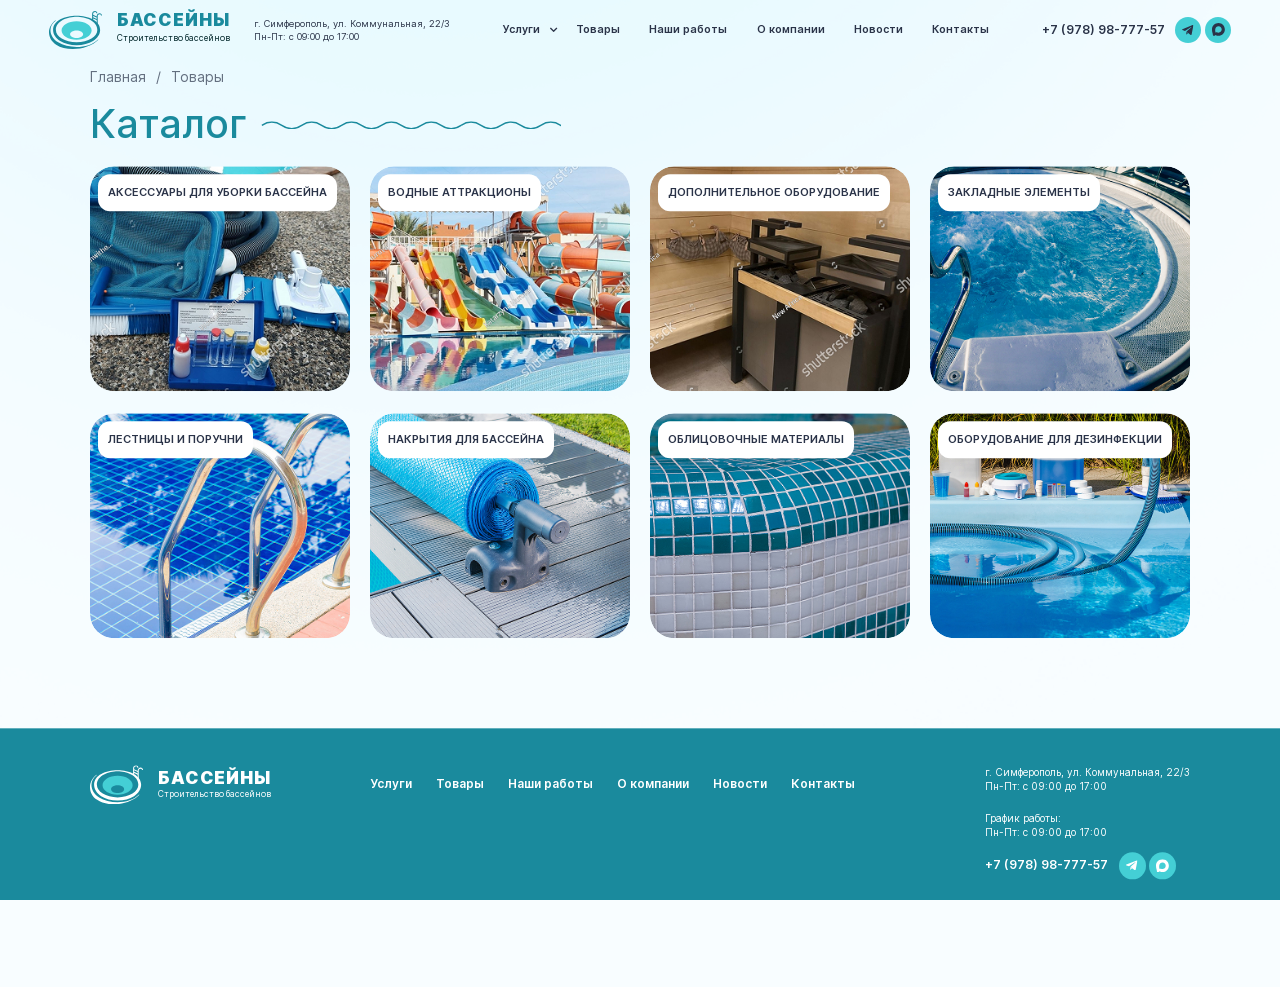
<file: catalog.html>
<!DOCTYPE html>
<!--[if lt IE 7]><html lang="ru" class="lt-ie9 lt-ie8 lt-ie7"><![endif]-->
<!--[if IE 7]><html lang="ru" class="lt-ie9 lt-ie8"><![endif]-->
<!--[if IE 8]><html lang="ru" class="lt-ie9"><![endif]-->
<!--[if gt IE 8]><!-->
<html lang="ru">
<!--<![endif]-->
<head>
	<meta charset="utf-8" />
	<title>Заголовок</title>
	<meta http-equiv="X-UA-Compatible" content="IE=edge" />
	<meta name="viewport" content="width=device-width, initial-scale=1, maximum-scale=1">
	<meta name="format-detection" content="telephone=no" />
	<link rel="shortcut icon" href="favicon.png" />
	<link rel="stylesheet" href="libs/bootstrap/bootstrap-grid.css" />
	<link rel="stylesheet" href="libs/fontawesome-free-5.12.0-web/css/all.min.css" />
	<link rel="stylesheet" href="libs/fancybox-master/dist/jquery.fancybox.min.css" />
	<link rel="stylesheet" href="libs/slick-1.5.9/slick/slick.css" />
	<link rel="stylesheet" href="css/fonts.css" />
	<link rel="stylesheet" href="css/main.css?ver=1.6" />
	<link rel="stylesheet" href="css/media.css?ver=1.6" />
</head>
<body>

	<div class="wrapper wrapper--page wrapper--light"> 

		<header class="header default">
			<div class="header__wrapper">
				<div class="sandwich">
					<div class="sw-topper"></div>
					<div class="sw-bottom"></div>
					<div class="sw-footer"></div>
				</div>
				<div class="header__left">
					<a href="#" class="logo">
						<span class="logo__image">
							<img src="img/logo.svg" alt="alt">
						</span>
						<span class="logo__content">
							<span class="logo__title">БАССЕЙНЫ</span>
							<span class="logo__descr">Строительство бассейнов</span>
						</span>
					</a>
					<div class="header__info">г. Симферополь, ул. Коммунальная, 22/3 <br>Пн-Пт: с 09:00 до 17:00</div>
				</div>
				<nav class="menu">
					<ul class="menu__list">
						<li class="menu__haschild">
							<a href="#">Услуги</a>
							<i class="fas fa-chevron-down"></i>
							<div class="menu__dropdown">
								<ul>
									<li class="menu__dropdown-haschild">
										<a href="#">Строительство</a>
										<div class="menu__dropdown-arrow"></div>
										<ul>
											<li><a href="#">Бассейны для частного дома</a></li>
											<li><a href="#">Бассейны для отеля</a></li>
											<li><a href="#">Бассейны для санатория/пансионата</a></li>
											<li><a href="#">Бассейны для аквапарка</a></li>
											<li><a href="#">Аттракционы для бассейнов</a></li>
											<li><a href="#">Хаммамы, сауны и бани</a></li>
										</ul>
									</li>
									<li class="menu__dropdown-haschild">
										<a href="#">обслуживание</a>
										<div class="menu__dropdown-arrow"></div>
										<ul>
											<li><a href="#">обслуживание для частного дома</a></li>
											<li><a href="#">обслуживание для отеля</a></li>
											<li><a href="#">обслуживание для санатория/пансионата</a></li>
											<li><a href="#">обслуживание для аквапарка</a></li>
											<li><a href="#">обслуживание для бассейнов</a></li>
											<li><a href="#">обслуживание сауны и бани</a></li>
										</ul>
									</li>
									<li class="menu__dropdown-haschild">
										<a href="#">ремонт</a>
										<div class="menu__dropdown-arrow"></div>
										<ul>
											<li><a href="#">ремонт для частного дома</a></li>
											<li><a href="#">ремонт для отеля</a></li>
											<li><a href="#">ремонт для санатория/пансионата</a></li>
											<li><a href="#">ремонт для аквапарка</a></li>
											<li><a href="#">ремонт для бассейнов</a></li>
											<li><a href="#">ремонт сауны и бани</a></li>
										</ul>
									</li>
								</ul>
							</div>
						</li>
						<li><a href="#">Товары</a></li>
						<li><a href="#">Наши работы</a></li>
						<li><a href="#">О компании</a></li>
						<li><a href="#">Новости</a></li>
						<li><a href="#">Контакты</a></li>
					</ul>
				</nav>
				<div class="header__contacts">
					<a href="tel:+79789877757" class="phone-main">+7 (978) 98-777-57</a>
					<ul class="socials-list">
						<li><a href="#" target="_blank"><img src="img/tg.svg" alt="alt"></a></li>
						<li><a href="#" target="_blank"><img src="img/max.svg" alt="alt"></a></li>
					</ul>
				</div>
				<a href="tel:+79789877757" class="phone-mobile"><i class="fas fa-phone-alt"></i></a>
			</div>
			<div class="menu-mobile">
				<nav class="menu">
					<ul class="menu__list">
						<li class="menu__haschild">
							<a href="#">Услуги</a>
							<i class="fas fa-chevron-down"></i>
							<div class="menu__dropdown">
								<ul>
									<li class="menu__dropdown-haschild">
										<a href="#">Строительство</a>
										<div class="menu__dropdown-arrow"></div>
										<ul>
											<li><a href="#">Бассейны для частного дома</a></li>
											<li><a href="#">Бассейны для отеля</a></li>
											<li><a href="#">Бассейны для санатория/пансионата</a></li>
											<li><a href="#">Бассейны для аквапарка</a></li>
											<li><a href="#">Аттракционы для бассейнов</a></li>
											<li><a href="#">Хаммамы, сауны и бани</a></li>
										</ul>
									</li>
									<li class="menu__dropdown-haschild">
										<a href="#">обслуживание</a>
										<div class="menu__dropdown-arrow"></div>
										<ul>
											<li><a href="#">обслуживание для частного дома</a></li>
											<li><a href="#">обслуживание для отеля</a></li>
											<li><a href="#">обслуживание для санатория/пансионата</a></li>
											<li><a href="#">обслуживание для аквапарка</a></li>
											<li><a href="#">обслуживание для бассейнов</a></li>
											<li><a href="#">обслуживание сауны и бани</a></li>
										</ul>
									</li>
									<li class="menu__dropdown-haschild">
										<a href="#">ремонт</a>
										<div class="menu__dropdown-arrow"></div>
										<ul>
											<li><a href="#">ремонт для частного дома</a></li>
											<li><a href="#">ремонт для отеля</a></li>
											<li><a href="#">ремонт для санатория/пансионата</a></li>
											<li><a href="#">ремонт для аквапарка</a></li>
											<li><a href="#">ремонт для бассейнов</a></li>
											<li><a href="#">ремонт сауны и бани</a></li>
										</ul>
									</li>
								</ul>
							</div>
						</li>
						<li><a href="#">Товары</a></li>
						<li><a href="#">Наши работы</a></li>
						<li><a href="#">О компании</a></li>
						<li><a href="#">Новости</a></li>
						<li><a href="#">Контакты</a></li>
					</ul>
				</nav>
				<div class="header__contacts">
					<a href="tel:+79789877757" class="phone-main">+7 (978) 98-777-57</a>
					<ul class="socials-list">
						<li><a href="#" target="_blank"><img src="img/tg.svg" alt="alt"></a></li>
						<li><a href="#" target="_blank"><img src="img/max.svg" alt="alt"></a></li>
					</ul>
				</div>
				<div class="header__info">г. Симферополь, ул. Коммунальная, 22/3 <br>Пн-Пт: с 09:00 до 17:00</div>
			</div>
			<div class="menu-overlay"></div>
		</header>

		<div class="content">

			<section class="page-catalog">
				<div class="container">
					<ul class="breadcrumbs">
						<li><a href="#">Главная</a></li>
						<li>Товары</li>
					</ul>
					<h1 class="title-section title-section--page">Каталог</h1>
					<div class="row row--main">
						<div class="col-lg-3 col-md-6">
							<a href="#" class="item-category">
								<span class="item-category__title">аксессуары для уборки бассейна</span>
								<span class="item-category__image">
									<img src="img/category1.jpg" alt="alt">
								</span>
							</a>
						</div>
						<div class="col-lg-3 col-md-6">
							<a href="#" class="item-category">
								<span class="item-category__title">водные аттракционы</span>
								<span class="item-category__image">
									<img src="img/category2.jpg" alt="alt">
								</span>
							</a>
						</div>
						<div class="col-lg-3 col-md-6">
							<a href="#" class="item-category">
								<span class="item-category__title">дополнительное оборудование</span>
								<span class="item-category__image">
									<img src="img/category3.jpg" alt="alt">
								</span>
							</a>
						</div>
						<div class="col-lg-3 col-md-6">
							<a href="#" class="item-category">
								<span class="item-category__title">закладные элементы</span>
								<span class="item-category__image">
									<img src="img/category4.jpg" alt="alt">
								</span>
							</a>
						</div>
						<div class="col-lg-3 col-md-6">
							<a href="#" class="item-category">
								<span class="item-category__title">лестницы и поручни</span>
								<span class="item-category__image">
									<img src="img/category5.jpg" alt="alt">
								</span>
							</a>
						</div>
						<div class="col-lg-3 col-md-6">
							<a href="#" class="item-category">
								<span class="item-category__title">накрытия для бассейна</span>
								<span class="item-category__image">
									<img src="img/category6.jpg" alt="alt">
								</span>
							</a>
						</div>
						<div class="col-lg-3 col-md-6">
							<a href="#" class="item-category">
								<span class="item-category__title">облицовочные материалы</span>
								<span class="item-category__image">
									<img src="img/category7.jpg" alt="alt">
								</span>
							</a>
						</div>
						<div class="col-lg-3 col-md-6">
							<a href="#" class="item-category">
								<span class="item-category__title">оборудование для дезинфекции</span>
								<span class="item-category__image">
									<img src="img/category8.jpg" alt="alt">
								</span>
							</a>
						</div>
					</div>
				</div>
			</section>

			<footer class="footer">
				<div class="container">
					<div class="row">
						<div class="col-lg-3">
							<a href="#" class="logo">
								<span class="logo__image">
									<img src="img/logo2.svg" alt="alt">
								</span>
								<span class="logo__content">
									<span class="logo__title">БАССЕЙНЫ</span>
									<span class="logo__descr">Строительство бассейнов</span>
								</span>
							</a>
						</div>
						<div class="col-lg-6">
							<nav class="menu">
								<ul class="menu__list">
									<li><a href="#">Услуги</a></li>
									<li><a href="#">Товары</a></li>
									<li><a href="#">Наши работы</a></li>
									<li><a href="#">О компании</a></li>
									<li><a href="#">Новости</a></li>
									<li><a href="#">Контакты</a></li>
								</ul>
							</nav>
						</div>
						<div class="col-lg-3 footer__right">
							<div class="footer__info">
								<div class="footer__location">г. Симферополь, ул. Коммунальная, 22/3 <br>Пн-Пт: с 09:00 до 17:00</div>
								<p>График работы: <br>Пн-Пт: с 09:00 до 17:00</p>
								<div class="footer__contacts">
									<a href="tel:+79789877757" class="phone-main">+7 (978) 98-777-57</a>
									<ul class="socials-list">
										<li><a href="#" target="_blank"><img src="img/tg.svg" alt="alt"></a></li>
										<li><a href="#" target="_blank"><img src="img/max.svg" alt="alt"></a></li>
									</ul>
								</div>
							</div>
						</div>
					</div>
				</div>
				<div class="footer__bottom">
					<div class="container">
						<div class="footer__wrapper">
							<div class="footer__links">
								<a href="#">Политика конфиденциальности</a>
								<a href="#">Согласие на обработку персональных данных</a>
							</div>
							<div class="copyright">© Copyright 2026 г.</div>
							<div class="create">Сделано в <a href="#" target="_blank"><img src="img/sheer.svg" alt="alt"></a></div>
						</div>
					</div>
				</div>
			</footer>

		</div>

		
	</div>


	<script src="libs/jquery/jquery-3.6.0.min.js"></script>
	<script src="libs/fancybox-master/dist/jquery.fancybox.min.js"></script>
	<script src="libs/slick-1.5.9/slick/slick.min.js"></script>
	<script src="libs/mask/jquery.maskedinput.js"></script>
	<script src="libs/gsap/gsap.min.js"></script>
	<script src="libs/gsap/ScrollTrigger.min.js"></script>
	<script src="libs/gsap/ScrollSmoother.min.js"></script>
	<script src="js/common.js?ver=1.6"></script>
	<!-- Yandex.Metrika counter --><!-- /Yandex.Metrika counter -->
	<!-- Google Analytics counter --><!-- /Google Analytics counter -->
</body>
</html>
</file>
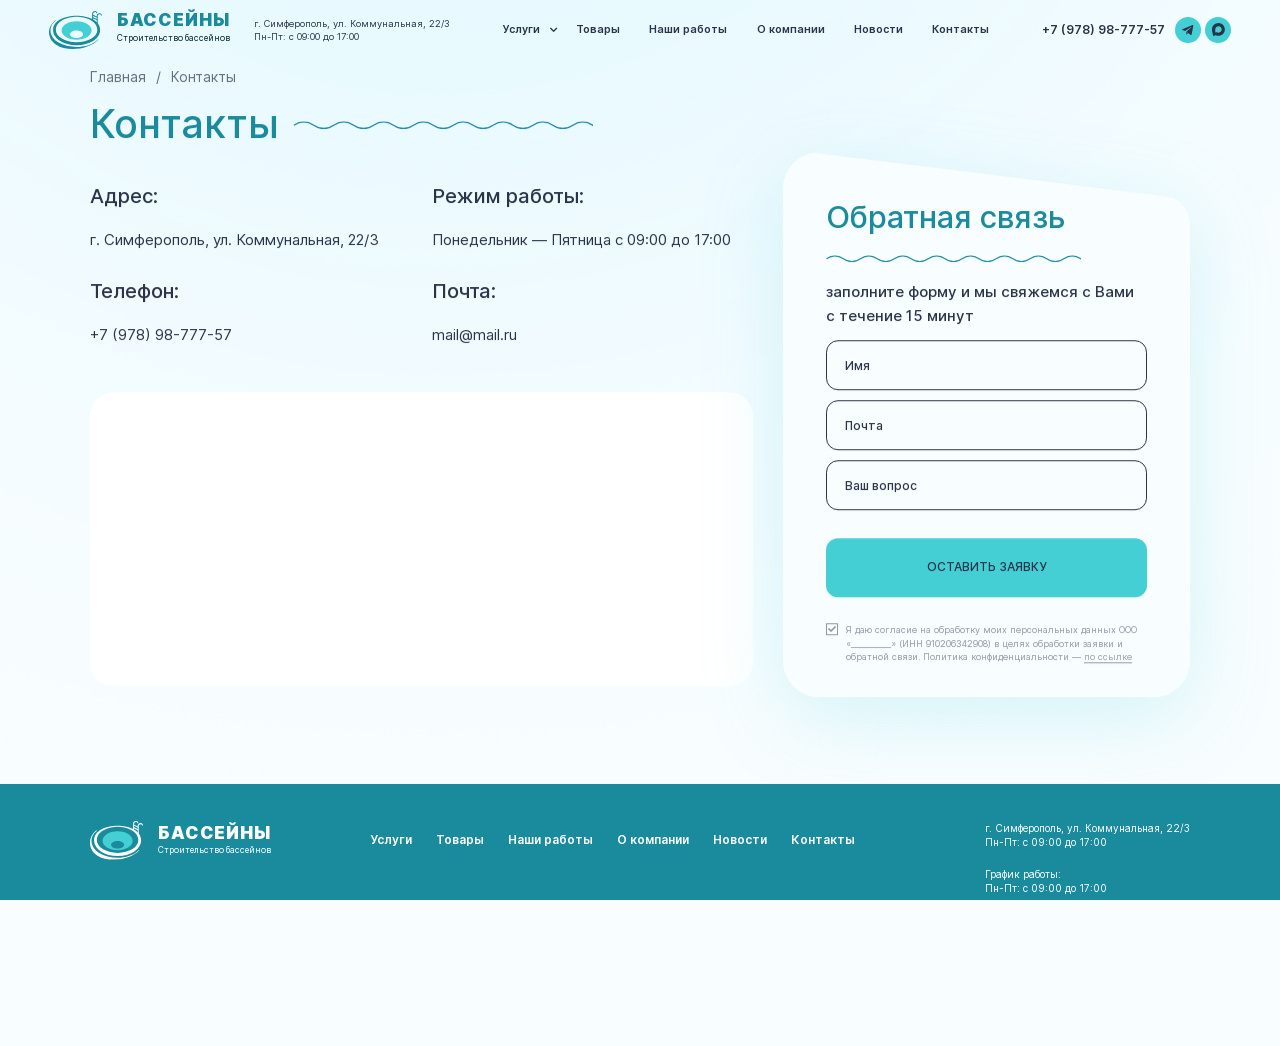
<file: contacts.html>
<!DOCTYPE html>
<!--[if lt IE 7]><html lang="ru" class="lt-ie9 lt-ie8 lt-ie7"><![endif]-->
<!--[if IE 7]><html lang="ru" class="lt-ie9 lt-ie8"><![endif]-->
<!--[if IE 8]><html lang="ru" class="lt-ie9"><![endif]-->
<!--[if gt IE 8]><!-->
<html lang="ru">
<!--<![endif]-->
<head>
	<meta charset="utf-8" />
	<title>Заголовок</title>
	<meta http-equiv="X-UA-Compatible" content="IE=edge" />
	<meta name="viewport" content="width=device-width, initial-scale=1, maximum-scale=1">
	<meta name="format-detection" content="telephone=no" />
	<link rel="shortcut icon" href="favicon.png" />
	<link rel="stylesheet" href="libs/bootstrap/bootstrap-grid.css" />
	<link rel="stylesheet" href="libs/fontawesome-free-5.12.0-web/css/all.min.css" />
	<link rel="stylesheet" href="libs/fancybox-master/dist/jquery.fancybox.min.css" />
	<link rel="stylesheet" href="libs/slick-1.5.9/slick/slick.css" />
	<link rel="stylesheet" href="css/fonts.css" />
	<link rel="stylesheet" href="css/main.css?ver=1.6" />
	<link rel="stylesheet" href="css/media.css?ver=1.6" />
</head>
<body>

	<div class="wrapper wrapper--page wrapper--light"> 

		<header class="header default">
			<div class="header__wrapper">
				<div class="sandwich">
					<div class="sw-topper"></div>
					<div class="sw-bottom"></div>
					<div class="sw-footer"></div>
				</div>
				<div class="header__left">
					<a href="#" class="logo">
						<span class="logo__image">
							<img src="img/logo.svg" alt="alt">
						</span>
						<span class="logo__content">
							<span class="logo__title">БАССЕЙНЫ</span>
							<span class="logo__descr">Строительство бассейнов</span>
						</span>
					</a>
					<div class="header__info">г. Симферополь, ул. Коммунальная, 22/3 <br>Пн-Пт: с 09:00 до 17:00</div>
				</div>
				<nav class="menu">
					<ul class="menu__list">
						<li class="menu__haschild">
							<a href="#">Услуги</a>
							<i class="fas fa-chevron-down"></i>
							<div class="menu__dropdown">
								<ul>
									<li class="menu__dropdown-haschild">
										<a href="#">Строительство</a>
										<div class="menu__dropdown-arrow"></div>
										<ul>
											<li><a href="#">Бассейны для частного дома</a></li>
											<li><a href="#">Бассейны для отеля</a></li>
											<li><a href="#">Бассейны для санатория/пансионата</a></li>
											<li><a href="#">Бассейны для аквапарка</a></li>
											<li><a href="#">Аттракционы для бассейнов</a></li>
											<li><a href="#">Хаммамы, сауны и бани</a></li>
										</ul>
									</li>
									<li class="menu__dropdown-haschild">
										<a href="#">обслуживание</a>
										<div class="menu__dropdown-arrow"></div>
										<ul>
											<li><a href="#">обслуживание для частного дома</a></li>
											<li><a href="#">обслуживание для отеля</a></li>
											<li><a href="#">обслуживание для санатория/пансионата</a></li>
											<li><a href="#">обслуживание для аквапарка</a></li>
											<li><a href="#">обслуживание для бассейнов</a></li>
											<li><a href="#">обслуживание сауны и бани</a></li>
										</ul>
									</li>
									<li class="menu__dropdown-haschild">
										<a href="#">ремонт</a>
										<div class="menu__dropdown-arrow"></div>
										<ul>
											<li><a href="#">ремонт для частного дома</a></li>
											<li><a href="#">ремонт для отеля</a></li>
											<li><a href="#">ремонт для санатория/пансионата</a></li>
											<li><a href="#">ремонт для аквапарка</a></li>
											<li><a href="#">ремонт для бассейнов</a></li>
											<li><a href="#">ремонт сауны и бани</a></li>
										</ul>
									</li>
								</ul>
							</div>
						</li>
						<li><a href="#">Товары</a></li>
						<li><a href="#">Наши работы</a></li>
						<li><a href="#">О компании</a></li>
						<li><a href="#">Новости</a></li>
						<li><a href="#">Контакты</a></li>
					</ul>
				</nav>
				<div class="header__contacts">
					<a href="tel:+79789877757" class="phone-main">+7 (978) 98-777-57</a>
					<ul class="socials-list">
						<li><a href="#" target="_blank"><img src="img/tg.svg" alt="alt"></a></li>
						<li><a href="#" target="_blank"><img src="img/max.svg" alt="alt"></a></li>
					</ul>
				</div>
				<a href="tel:+79789877757" class="phone-mobile"><i class="fas fa-phone-alt"></i></a>
			</div>
			<div class="menu-mobile">
				<nav class="menu">
					<ul class="menu__list">
						<li class="menu__haschild">
							<a href="#">Услуги</a>
							<i class="fas fa-chevron-down"></i>
							<div class="menu__dropdown">
								<ul>
									<li class="menu__dropdown-haschild">
										<a href="#">Строительство</a>
										<div class="menu__dropdown-arrow"></div>
										<ul>
											<li><a href="#">Бассейны для частного дома</a></li>
											<li><a href="#">Бассейны для отеля</a></li>
											<li><a href="#">Бассейны для санатория/пансионата</a></li>
											<li><a href="#">Бассейны для аквапарка</a></li>
											<li><a href="#">Аттракционы для бассейнов</a></li>
											<li><a href="#">Хаммамы, сауны и бани</a></li>
										</ul>
									</li>
									<li class="menu__dropdown-haschild">
										<a href="#">обслуживание</a>
										<div class="menu__dropdown-arrow"></div>
										<ul>
											<li><a href="#">обслуживание для частного дома</a></li>
											<li><a href="#">обслуживание для отеля</a></li>
											<li><a href="#">обслуживание для санатория/пансионата</a></li>
											<li><a href="#">обслуживание для аквапарка</a></li>
											<li><a href="#">обслуживание для бассейнов</a></li>
											<li><a href="#">обслуживание сауны и бани</a></li>
										</ul>
									</li>
									<li class="menu__dropdown-haschild">
										<a href="#">ремонт</a>
										<div class="menu__dropdown-arrow"></div>
										<ul>
											<li><a href="#">ремонт для частного дома</a></li>
											<li><a href="#">ремонт для отеля</a></li>
											<li><a href="#">ремонт для санатория/пансионата</a></li>
											<li><a href="#">ремонт для аквапарка</a></li>
											<li><a href="#">ремонт для бассейнов</a></li>
											<li><a href="#">ремонт сауны и бани</a></li>
										</ul>
									</li>
								</ul>
							</div>
						</li>
						<li><a href="#">Товары</a></li>
						<li><a href="#">Наши работы</a></li>
						<li><a href="#">О компании</a></li>
						<li><a href="#">Новости</a></li>
						<li><a href="#">Контакты</a></li>
					</ul>
				</nav>
				<div class="header__contacts">
					<a href="tel:+79789877757" class="phone-main">+7 (978) 98-777-57</a>
					<ul class="socials-list">
						<li><a href="#" target="_blank"><img src="img/tg.svg" alt="alt"></a></li>
						<li><a href="#" target="_blank"><img src="img/max.svg" alt="alt"></a></li>
					</ul>
				</div>
				<div class="header__info">г. Симферополь, ул. Коммунальная, 22/3 <br>Пн-Пт: с 09:00 до 17:00</div>
			</div>
			<div class="menu-overlay"></div>
		</header>

		<div class="content">

			<section class="page-contacts" data-speed="0.9">
				<div class="container">
					<ul class="breadcrumbs">
						<li><a href="#">Главная</a></li>
						<li>Контакты</li>
					</ul>
					<h1 class="title-section title-section--page">Контакты</h1>
					<div class="row">
						<div class="col-lg-7">
							<div class="page-contacts__content">
								<div class="row">
									<div class="col-md-6">
										<div class="item-contact">
											<div class="title-main">Адрес:</div>
											<p>г. Симферополь, ул. Коммунальная, 22/3</p>
										</div>
									</div>
									<div class="col-md-6">
										<div class="item-contact">
											<div class="title-main">Режим работы:</div>
											<p>Понедельник — Пятница с 09:00 до 17:00</p>
										</div>
									</div>
									<div class="col-md-6">
										<div class="item-contact">
											<div class="title-main">Телефон:</div>
											<p><a href="tel:+79789877757">+7 (978) 98-777-57</a></p>
										</div>
									</div>
									<div class="col-md-6">
										<div class="item-contact">
											<div class="title-main">Почта:</div>
											<p><a href="mailto:mail@mail.ru">mail@mail.ru</a></p>
										</div>
									</div>
								</div>
								<div id="map"></div>
							</div>
						</div>
						<div class="col-lg-5">
							<div class="form-page">
								<div class="title-section title-section--page">Обратная связь</div>
								<div class="title-small">заполните форму и мы свяжемся с Вами с течение 15 минут</div>
								<form>
									<div class="item-form">
										<input type="text" placeholder="Имя" required>
									</div>
									<div class="item-form">
										<input type="email" placeholder="Почта" inputmode="email" required>
									</div>
									<div class="item-form">
										<input type="text" placeholder="Ваш вопрос" required>
									</div>
									<input type="submit" class="btn-main" value="оставить заявку">
									<div class="checkbox">
										<label>
											<input type="checkbox" required checked />
											<span>Я даю согласие на обработку моих персональных данных ООО «__________» (ИНН 910206342908) в целях обработки заявки и обратной связи. Политика конфиденциальности — <a href="#">по ссылке</a></span>
										</label>
									</div>
								</form>
							</div>
						</div>
					</div>
				</div>
			</section>

			<footer class="footer">
				<div class="container">
					<div class="row">
						<div class="col-lg-3">
							<a href="#" class="logo">
								<span class="logo__image">
									<img src="img/logo2.svg" alt="alt">
								</span>
								<span class="logo__content">
									<span class="logo__title">БАССЕЙНЫ</span>
									<span class="logo__descr">Строительство бассейнов</span>
								</span>
							</a>
						</div>
						<div class="col-lg-6">
							<nav class="menu">
								<ul class="menu__list">
									<li><a href="#">Услуги</a></li>
									<li><a href="#">Товары</a></li>
									<li><a href="#">Наши работы</a></li>
									<li><a href="#">О компании</a></li>
									<li><a href="#">Новости</a></li>
									<li><a href="#">Контакты</a></li>
								</ul>
							</nav>
						</div>
						<div class="col-lg-3 footer__right">
							<div class="footer__info">
								<div class="footer__location">г. Симферополь, ул. Коммунальная, 22/3 <br>Пн-Пт: с 09:00 до 17:00</div>
								<p>График работы: <br>Пн-Пт: с 09:00 до 17:00</p>
								<div class="footer__contacts">
									<a href="tel:+79789877757" class="phone-main">+7 (978) 98-777-57</a>
									<ul class="socials-list">
										<li><a href="#" target="_blank"><img src="img/tg.svg" alt="alt"></a></li>
										<li><a href="#" target="_blank"><img src="img/max.svg" alt="alt"></a></li>
									</ul>
								</div>
							</div>
						</div>
					</div>
				</div>
				<div class="footer__bottom">
					<div class="container">
						<div class="footer__wrapper">
							<div class="footer__links">
								<a href="#">Политика конфиденциальности</a>
								<a href="#">Согласие на обработку персональных данных</a>
							</div>
							<div class="copyright">© Copyright 2026 г.</div>
							<div class="create">Сделано в <a href="#" target="_blank"><img src="img/sheer.svg" alt="alt"></a></div>
						</div>
					</div>
				</div>
			</footer>

		</div>

		
	</div>


	<script src="libs/jquery/jquery-3.6.0.min.js"></script>
	<script src="libs/fancybox-master/dist/jquery.fancybox.min.js"></script>
	<script src="libs/slick-1.5.9/slick/slick.min.js"></script>
	<script src="libs/mask/jquery.maskedinput.js"></script>
	<script src="libs/gsap/gsap.min.js"></script>
	<script src="libs/gsap/ScrollTrigger.min.js"></script>
	<script src="libs/gsap/ScrollSmoother.min.js"></script>
	<script src="js/common.js?ver=1.6"></script>
	<script src="https://api-maps.yandex.ru/2.1/?lang=ru_RU"></script>
	<script>
		$(document).ready(function () {
			ymaps.ready(init);

			function init() {
				var myMap = new ymaps.Map('map', {
					center: [44.929907, 34.111053],
					zoom: 14
				}, {
					searchControlProvider: 'yandex#search'
				});

				myPlacemark = new ymaps.Placemark([44.929907, 34.111053], {
				}, {
					iconLayout: 'default#image',
					iconImageHref: 'img/pin.svg',
					hideIconOnBalloonOpen: false,
					iconImageSize: [36, 36],
					iconImageOffset: [-18, -36],
					balloonOffset: [0, -36]
				});
				myMap.controls.remove('searchControl');
				myMap.behaviors.disable('scrollZoom');
				myMap.geoObjects.add(myPlacemark);
			}
		});
	</script>
	<!-- Yandex.Metrika counter --><!-- /Yandex.Metrika counter -->
	<!-- Google Analytics counter --><!-- /Google Analytics counter -->
</body>
</html>
</file>
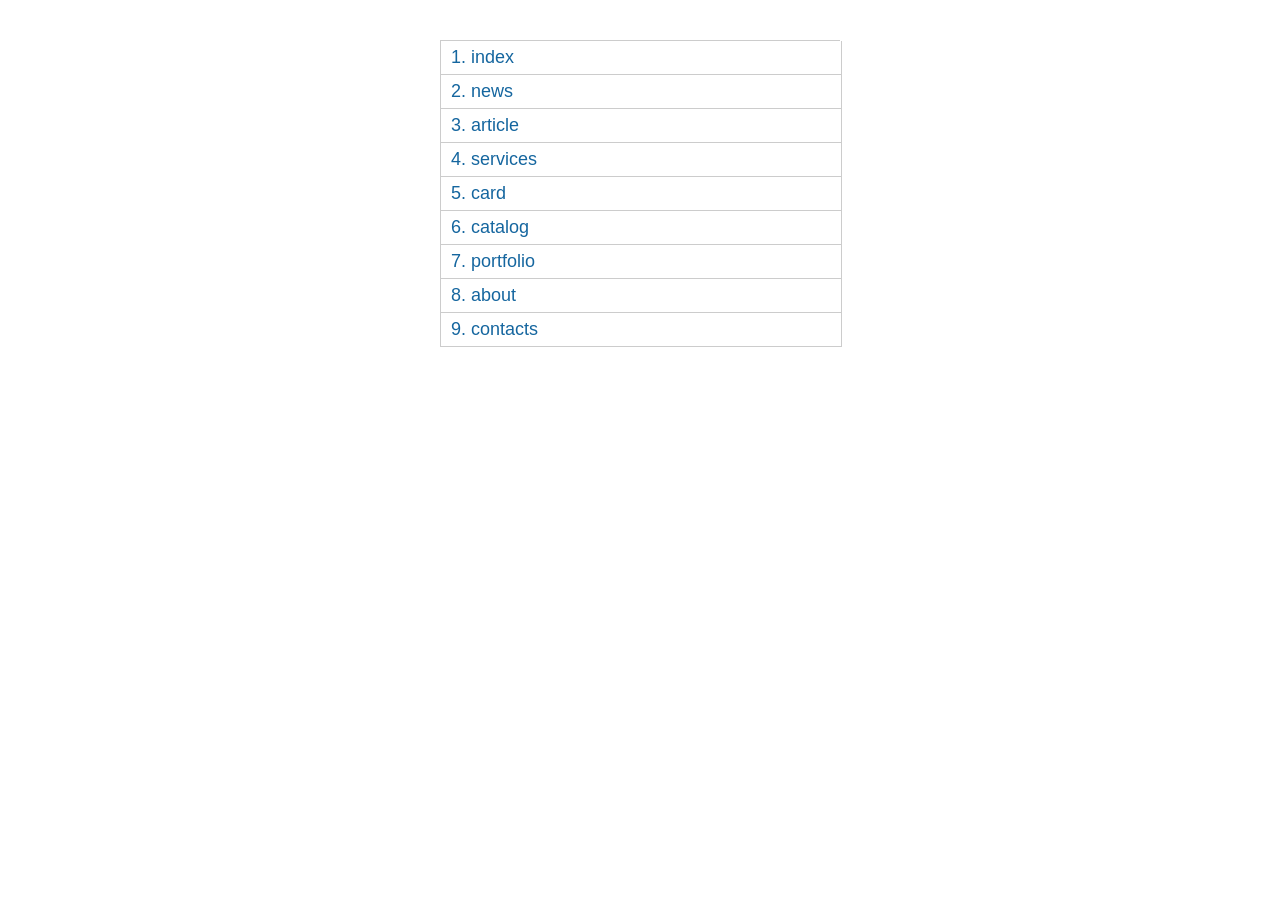
<file: map.html>
<!DOCTYPE html>
<!--[if lt IE 7]><html lang="ru" class="lt-ie9 lt-ie8 lt-ie7"><![endif]-->
<!--[if IE 7]><html lang="ru" class="lt-ie9 lt-ie8"><![endif]-->
<!--[if IE 8]><html lang="ru" class="lt-ie9"><![endif]-->
<!--[if gt IE 8]><!-->
<html lang="ru">
<!--<![endif]-->
<head>
	<meta charset="utf-8" />
	<title>Заголовок</title>
	<meta name="description" content="" />
	<meta http-equiv="X-UA-Compatible" content="IE=edge" />
	<meta name="viewport" content="width=device-width, initial-scale=1.0" />
</head>
<body> 

	<div class="wrapper"> 
		<div class="count_pages">
			<ul>
				<li><a href="index.html" target="_blanck">index</a></li>
				<li><a href="news.html" target="_blanck">news</a></li>
				<li><a href="article.html" target="_blanck">article</a></li>
				<li><a href="services.html" target="_blanck">services</a></li>
				<li><a href="card.html" target="_blanck">card</a></li>
				<li><a href="catalog.html" target="_blanck">catalog</a></li>
				<li><a href="portfolio.html" target="_blanck">portfolio</a></li>
				<li><a href="about.html" target="_blanck">about</a></li>
				<li><a href="contacts.html" target="_blanck">contacts</a></li>
			</ul>
		</div> 
	</div>   
      
	<style> 
		.count_pages a:before {
			counter-increment: list1;
			content: counter(list1) ". "; 
		}
		.count_pages li {
			list-style: none;
			margin-bottom: 0px;
			border: 1px solid #ccc;
			border-top: none;
			width: 100%;
		}
		.count_pages {
			margin: 0;
			width: 400px;
			margin: auto;
			font-family: sans-serif;
			margin-top: 40px;
			max-width: 100%;
			border-top: 1px solid #ccc;
			counter-reset: list1;
			margin-bottom: 40px;
		}
		.count_pages ul {
			margin: 0;
			padding: 0;
		}
		.count_pages a {
			font-size: 18px;
			color: #15669F;
			text-decoration: none;
			display: block;
			padding: 6px 10px;
		}
		.count_pages a:hover {
			text-decoration: underline;
		}
	</style>
</body>
</html>
</file>
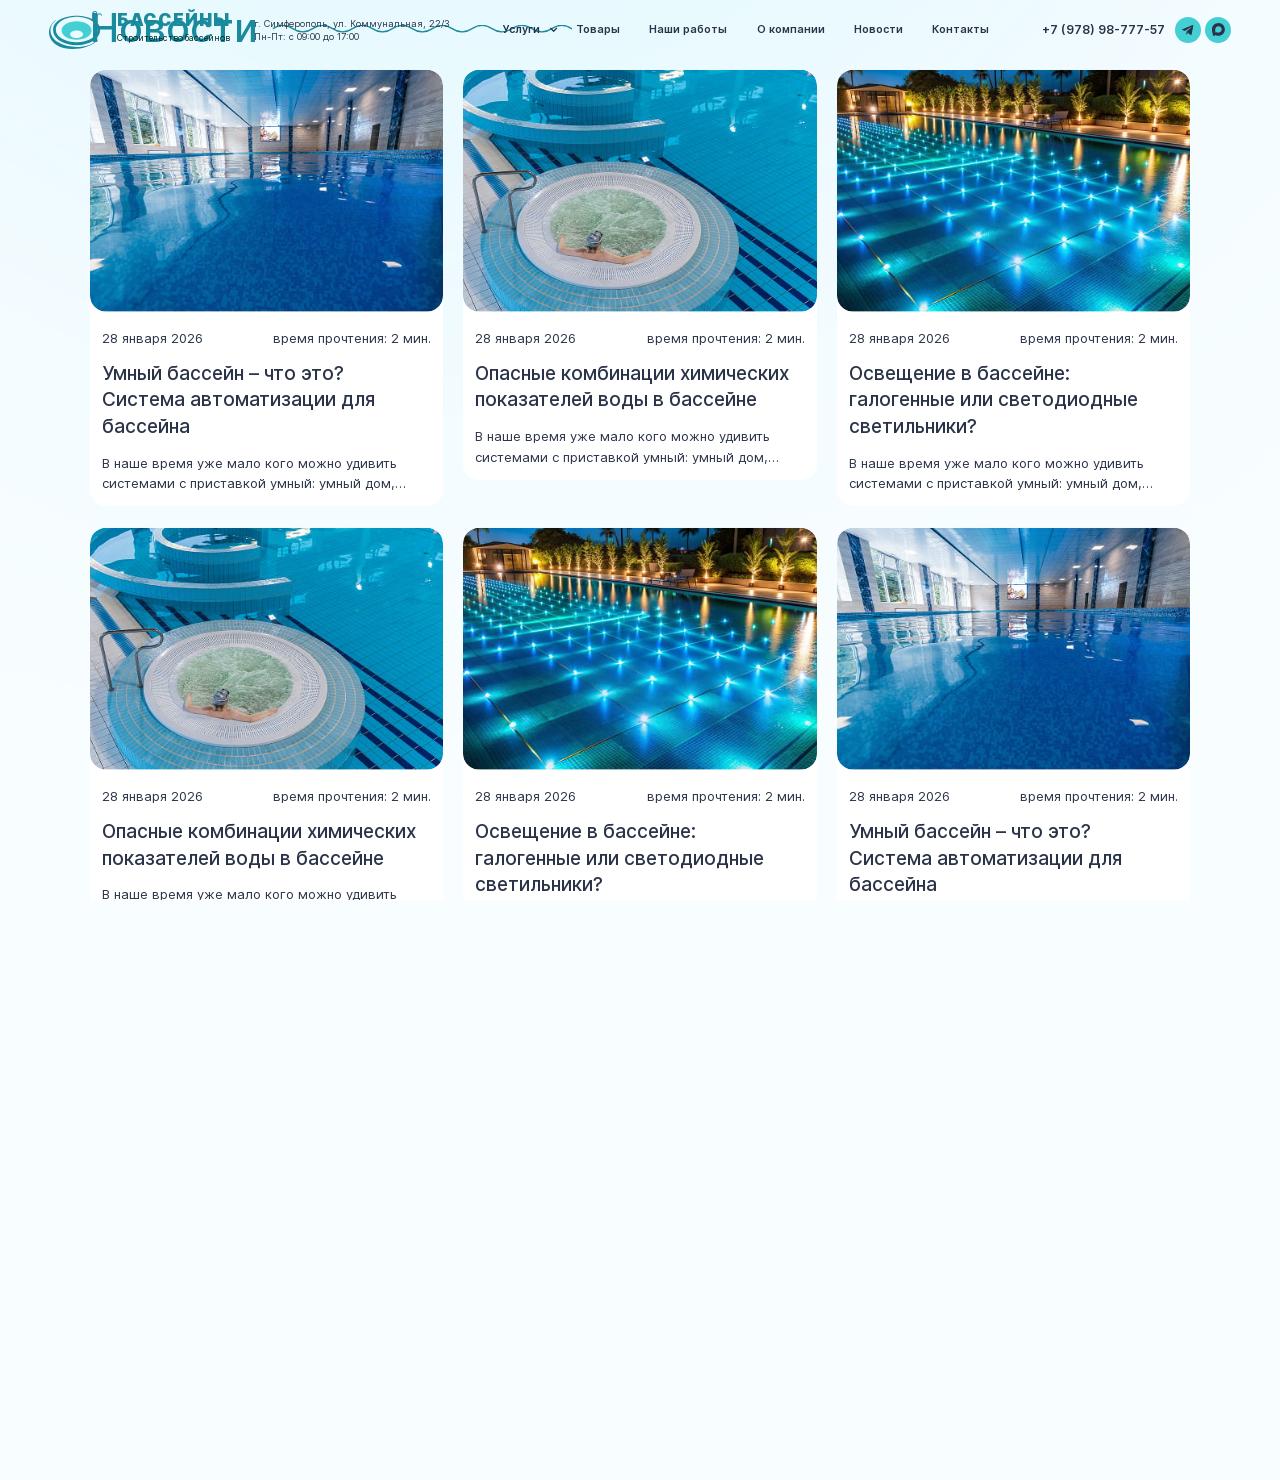
<file: news.html>
<!DOCTYPE html>
<!--[if lt IE 7]><html lang="ru" class="lt-ie9 lt-ie8 lt-ie7"><![endif]-->
<!--[if IE 7]><html lang="ru" class="lt-ie9 lt-ie8"><![endif]-->
<!--[if IE 8]><html lang="ru" class="lt-ie9"><![endif]-->
<!--[if gt IE 8]><!-->
<html lang="ru">
<!--<![endif]-->
<head>
	<meta charset="utf-8" />
	<title>Заголовок</title>
	<meta http-equiv="X-UA-Compatible" content="IE=edge" />
	<meta name="viewport" content="width=device-width, initial-scale=1, maximum-scale=1">
	<meta name="format-detection" content="telephone=no" />
	<link rel="shortcut icon" href="favicon.png" />
	<link rel="stylesheet" href="libs/bootstrap/bootstrap-grid.css" />
	<link rel="stylesheet" href="libs/fontawesome-free-5.12.0-web/css/all.min.css" />
	<link rel="stylesheet" href="libs/fancybox-master/dist/jquery.fancybox.min.css" />
	<link rel="stylesheet" href="libs/slick-1.5.9/slick/slick.css" />
	<link rel="stylesheet" href="css/fonts.css" />
	<link rel="stylesheet" href="css/main.css?ver=1.6" />
	<link rel="stylesheet" href="css/media.css?ver=1.6" />
</head>
<body>

	<div class="wrapper wrapper--page wrapper--light"> 

		<header class="header default">
			<div class="header__wrapper">
				<div class="sandwich">
					<div class="sw-topper"></div>
					<div class="sw-bottom"></div>
					<div class="sw-footer"></div>
				</div>
				<div class="header__left">
					<a href="#" class="logo">
						<span class="logo__image">
							<img src="img/logo.svg" alt="alt">
						</span>
						<span class="logo__content">
							<span class="logo__title">БАССЕЙНЫ</span>
							<span class="logo__descr">Строительство бассейнов</span>
						</span>
					</a>
					<div class="header__info">г. Симферополь, ул. Коммунальная, 22/3 <br>Пн-Пт: с 09:00 до 17:00</div>
				</div>
				<nav class="menu">
					<ul class="menu__list">
						<li class="menu__haschild">
							<a href="#">Услуги</a>
							<i class="fas fa-chevron-down"></i>
							<div class="menu__dropdown">
								<ul>
									<li class="menu__dropdown-haschild">
										<a href="#">Строительство</a>
										<div class="menu__dropdown-arrow"></div>
										<ul>
											<li><a href="#">Бассейны для частного дома</a></li>
											<li><a href="#">Бассейны для отеля</a></li>
											<li><a href="#">Бассейны для санатория/пансионата</a></li>
											<li><a href="#">Бассейны для аквапарка</a></li>
											<li><a href="#">Аттракционы для бассейнов</a></li>
											<li><a href="#">Хаммамы, сауны и бани</a></li>
										</ul>
									</li>
									<li class="menu__dropdown-haschild">
										<a href="#">обслуживание</a>
										<div class="menu__dropdown-arrow"></div>
										<ul>
											<li><a href="#">обслуживание для частного дома</a></li>
											<li><a href="#">обслуживание для отеля</a></li>
											<li><a href="#">обслуживание для санатория/пансионата</a></li>
											<li><a href="#">обслуживание для аквапарка</a></li>
											<li><a href="#">обслуживание для бассейнов</a></li>
											<li><a href="#">обслуживание сауны и бани</a></li>
										</ul>
									</li>
									<li class="menu__dropdown-haschild">
										<a href="#">ремонт</a>
										<div class="menu__dropdown-arrow"></div>
										<ul>
											<li><a href="#">ремонт для частного дома</a></li>
											<li><a href="#">ремонт для отеля</a></li>
											<li><a href="#">ремонт для санатория/пансионата</a></li>
											<li><a href="#">ремонт для аквапарка</a></li>
											<li><a href="#">ремонт для бассейнов</a></li>
											<li><a href="#">ремонт сауны и бани</a></li>
										</ul>
									</li>
								</ul>
							</div>
						</li>
						<li><a href="#">Товары</a></li>
						<li><a href="#">Наши работы</a></li>
						<li><a href="#">О компании</a></li>
						<li><a href="#">Новости</a></li>
						<li><a href="#">Контакты</a></li>
					</ul>
				</nav>
				<div class="header__contacts">
					<a href="tel:+79789877757" class="phone-main">+7 (978) 98-777-57</a>
					<ul class="socials-list">
						<li><a href="#" target="_blank"><img src="img/tg.svg" alt="alt"></a></li>
						<li><a href="#" target="_blank"><img src="img/max.svg" alt="alt"></a></li>
					</ul>
				</div>
				<a href="tel:+79789877757" class="phone-mobile"><i class="fas fa-phone-alt"></i></a>
			</div>
			<div class="menu-mobile">
				<nav class="menu">
					<ul class="menu__list">
						<li class="menu__haschild">
							<a href="#">Услуги</a>
							<i class="fas fa-chevron-down"></i>
							<div class="menu__dropdown">
								<ul>
									<li class="menu__dropdown-haschild">
										<a href="#">Строительство</a>
										<div class="menu__dropdown-arrow"></div>
										<ul>
											<li><a href="#">Бассейны для частного дома</a></li>
											<li><a href="#">Бассейны для отеля</a></li>
											<li><a href="#">Бассейны для санатория/пансионата</a></li>
											<li><a href="#">Бассейны для аквапарка</a></li>
											<li><a href="#">Аттракционы для бассейнов</a></li>
											<li><a href="#">Хаммамы, сауны и бани</a></li>
										</ul>
									</li>
									<li class="menu__dropdown-haschild">
										<a href="#">обслуживание</a>
										<div class="menu__dropdown-arrow"></div>
										<ul>
											<li><a href="#">обслуживание для частного дома</a></li>
											<li><a href="#">обслуживание для отеля</a></li>
											<li><a href="#">обслуживание для санатория/пансионата</a></li>
											<li><a href="#">обслуживание для аквапарка</a></li>
											<li><a href="#">обслуживание для бассейнов</a></li>
											<li><a href="#">обслуживание сауны и бани</a></li>
										</ul>
									</li>
									<li class="menu__dropdown-haschild">
										<a href="#">ремонт</a>
										<div class="menu__dropdown-arrow"></div>
										<ul>
											<li><a href="#">ремонт для частного дома</a></li>
											<li><a href="#">ремонт для отеля</a></li>
											<li><a href="#">ремонт для санатория/пансионата</a></li>
											<li><a href="#">ремонт для аквапарка</a></li>
											<li><a href="#">ремонт для бассейнов</a></li>
											<li><a href="#">ремонт сауны и бани</a></li>
										</ul>
									</li>
								</ul>
							</div>
						</li>
						<li><a href="#">Товары</a></li>
						<li><a href="#">Наши работы</a></li>
						<li><a href="#">О компании</a></li>
						<li><a href="#">Новости</a></li>
						<li><a href="#">Контакты</a></li>
					</ul>
				</nav>
				<div class="header__contacts">
					<a href="tel:+79789877757" class="phone-main">+7 (978) 98-777-57</a>
					<ul class="socials-list">
						<li><a href="#" target="_blank"><img src="img/tg.svg" alt="alt"></a></li>
						<li><a href="#" target="_blank"><img src="img/max.svg" alt="alt"></a></li>
					</ul>
				</div>
				<div class="header__info">г. Симферополь, ул. Коммунальная, 22/3 <br>Пн-Пт: с 09:00 до 17:00</div>
			</div>
			<div class="menu-overlay"></div>
		</header>

		<div class="content">

			<section class="page-news">
				<div class="container">
					<ul class="breadcrumbs">
						<li><a href="#">Главная</a></li>
						<li>Новости</li>
					</ul>
					<h1 class="title-section title-section--page">Новости</h1>
					<div class="row row--main">
						<div class="col-lg-4 col-md-6">
							<a href="#" class="item-news">
								<span class="item-news__image">
									<img src="img/news1.jpg" alt="alt">
								</span>
								<span class="item-news__content">
									<span class="item-news__top">
										<span class="item-news__date">28 января 2026</span>
										<span class="item-news__time">время прочтения: 2 мин.</span>
									</span>
									<span class="item-news__title">Умный бассейн – что это? Система автоматизации для бассейна</span>
									<span class="item-news__text">В наше время уже мало кого можно удивить системами с приставкой умный: умный дом, умные часы, умный стол.</span>
								</span>
							</a>
						</div>
						<div class="col-lg-4 col-md-6">
							<a href="#" class="item-news">
								<span class="item-news__image">
									<img src="img/news2.jpg" alt="alt">
								</span>
								<span class="item-news__content">
									<span class="item-news__top">
										<span class="item-news__date">28 января 2026</span>
										<span class="item-news__time">время прочтения: 2 мин.</span>
									</span>
									<span class="item-news__title">Опасные комбинации химических показателей воды в бассейне</span>
									<span class="item-news__text">В наше время уже мало кого можно удивить системами с приставкой умный: умный дом, умные часы, умный стол.</span>
								</span>
							</a>
						</div>
						<div class="col-lg-4 col-md-6">
							<a href="#" class="item-news">
								<span class="item-news__image">
									<img src="img/news3.jpg" alt="alt">
								</span>
								<span class="item-news__content">
									<span class="item-news__top">
										<span class="item-news__date">28 января 2026</span>
										<span class="item-news__time">время прочтения: 2 мин.</span>
									</span>
									<span class="item-news__title">Освещение в бассейне: галогенные или светодиодные светильники?</span>
									<span class="item-news__text">В наше время уже мало кого можно удивить системами с приставкой умный: умный дом, умные часы, умный стол.</span>
								</span>
							</a>
						</div>
						<div class="col-lg-4 col-md-6">
							<a href="#" class="item-news">
								<span class="item-news__image">
									<img src="img/news2.jpg" alt="alt">
								</span>
								<span class="item-news__content">
									<span class="item-news__top">
										<span class="item-news__date">28 января 2026</span>
										<span class="item-news__time">время прочтения: 2 мин.</span>
									</span>
									<span class="item-news__title">Опасные комбинации химических показателей воды в бассейне</span>
									<span class="item-news__text">В наше время уже мало кого можно удивить системами с приставкой умный: умный дом, умные часы, умный стол.</span>
								</span>
							</a>
						</div>
						<div class="col-lg-4 col-md-6">
							<a href="#" class="item-news">
								<span class="item-news__image">
									<img src="img/news3.jpg" alt="alt">
								</span>
								<span class="item-news__content">
									<span class="item-news__top">
										<span class="item-news__date">28 января 2026</span>
										<span class="item-news__time">время прочтения: 2 мин.</span>
									</span>
									<span class="item-news__title">Освещение в бассейне: галогенные или светодиодные светильники?</span>
									<span class="item-news__text">В наше время уже мало кого можно удивить системами с приставкой умный: умный дом, умные часы, умный стол.</span>
								</span>
							</a>
						</div>
						<div class="col-lg-4 col-md-6">
							<a href="#" class="item-news">
								<span class="item-news__image">
									<img src="img/news1.jpg" alt="alt">
								</span>
								<span class="item-news__content">
									<span class="item-news__top">
										<span class="item-news__date">28 января 2026</span>
										<span class="item-news__time">время прочтения: 2 мин.</span>
									</span>
									<span class="item-news__title">Умный бассейн – что это? Система автоматизации для бассейна</span>
									<span class="item-news__text">В наше время уже мало кого можно удивить системами с приставкой умный: умный дом, умные часы, умный стол.</span>
								</span>
							</a>
						</div>
					</div>
					<div class="pager">
						<a class="prev page-numbers" href="#"><img src="img/prev.svg" alt="alt"></a>
						<span aria-current="page" class="page-numbers current" href="#">1</span> 
						<a class="page-numbers" href="#">2</a> 
						<a class="page-numbers" href="#">3</a> 
						<a class="next page-numbers" href="#"><img src="img/next.svg" alt="alt"></a>
					</div>
				</div>
			</section>

			<footer class="footer">
				<div class="container">
					<div class="row">
						<div class="col-lg-3">
							<a href="#" class="logo">
								<span class="logo__image">
									<img src="img/logo2.svg" alt="alt">
								</span>
								<span class="logo__content">
									<span class="logo__title">БАССЕЙНЫ</span>
									<span class="logo__descr">Строительство бассейнов</span>
								</span>
							</a>
						</div>
						<div class="col-lg-6">
							<nav class="menu">
								<ul class="menu__list">
									<li><a href="#">Услуги</a></li>
									<li><a href="#">Товары</a></li>
									<li><a href="#">Наши работы</a></li>
									<li><a href="#">О компании</a></li>
									<li><a href="#">Новости</a></li>
									<li><a href="#">Контакты</a></li>
								</ul>
							</nav>
						</div>
						<div class="col-lg-3 footer__right">
							<div class="footer__info">
								<div class="footer__location">г. Симферополь, ул. Коммунальная, 22/3 <br>Пн-Пт: с 09:00 до 17:00</div>
								<p>График работы: <br>Пн-Пт: с 09:00 до 17:00</p>
								<div class="footer__contacts">
									<a href="tel:+79789877757" class="phone-main">+7 (978) 98-777-57</a>
									<ul class="socials-list">
										<li><a href="#" target="_blank"><img src="img/tg.svg" alt="alt"></a></li>
										<li><a href="#" target="_blank"><img src="img/max.svg" alt="alt"></a></li>
									</ul>
								</div>
							</div>
						</div>
					</div>
				</div>
				<div class="footer__bottom">
					<div class="container">
						<div class="footer__wrapper">
							<div class="footer__links">
								<a href="#">Политика конфиденциальности</a>
								<a href="#">Согласие на обработку персональных данных</a>
							</div>
							<div class="copyright">© Copyright 2026 г.</div>
							<div class="create">Сделано в <a href="#" target="_blank"><img src="img/sheer.svg" alt="alt"></a></div>
						</div>
					</div>
				</div>
			</footer>

		</div>

		
	</div>


	<script src="libs/jquery/jquery-3.6.0.min.js"></script>
	<script src="libs/fancybox-master/dist/jquery.fancybox.min.js"></script>
	<script src="libs/slick-1.5.9/slick/slick.min.js"></script>
	<script src="libs/mask/jquery.maskedinput.js"></script>
	<script src="libs/gsap/gsap.min.js"></script>
	<script src="libs/gsap/ScrollTrigger.min.js"></script>
	<script src="libs/gsap/ScrollSmoother.min.js"></script>
	<script src="js/common.js?ver=1.6"></script>
	<!-- Yandex.Metrika counter --><!-- /Yandex.Metrika counter -->
	<!-- Google Analytics counter --><!-- /Google Analytics counter -->
</body>
</html>
</file>
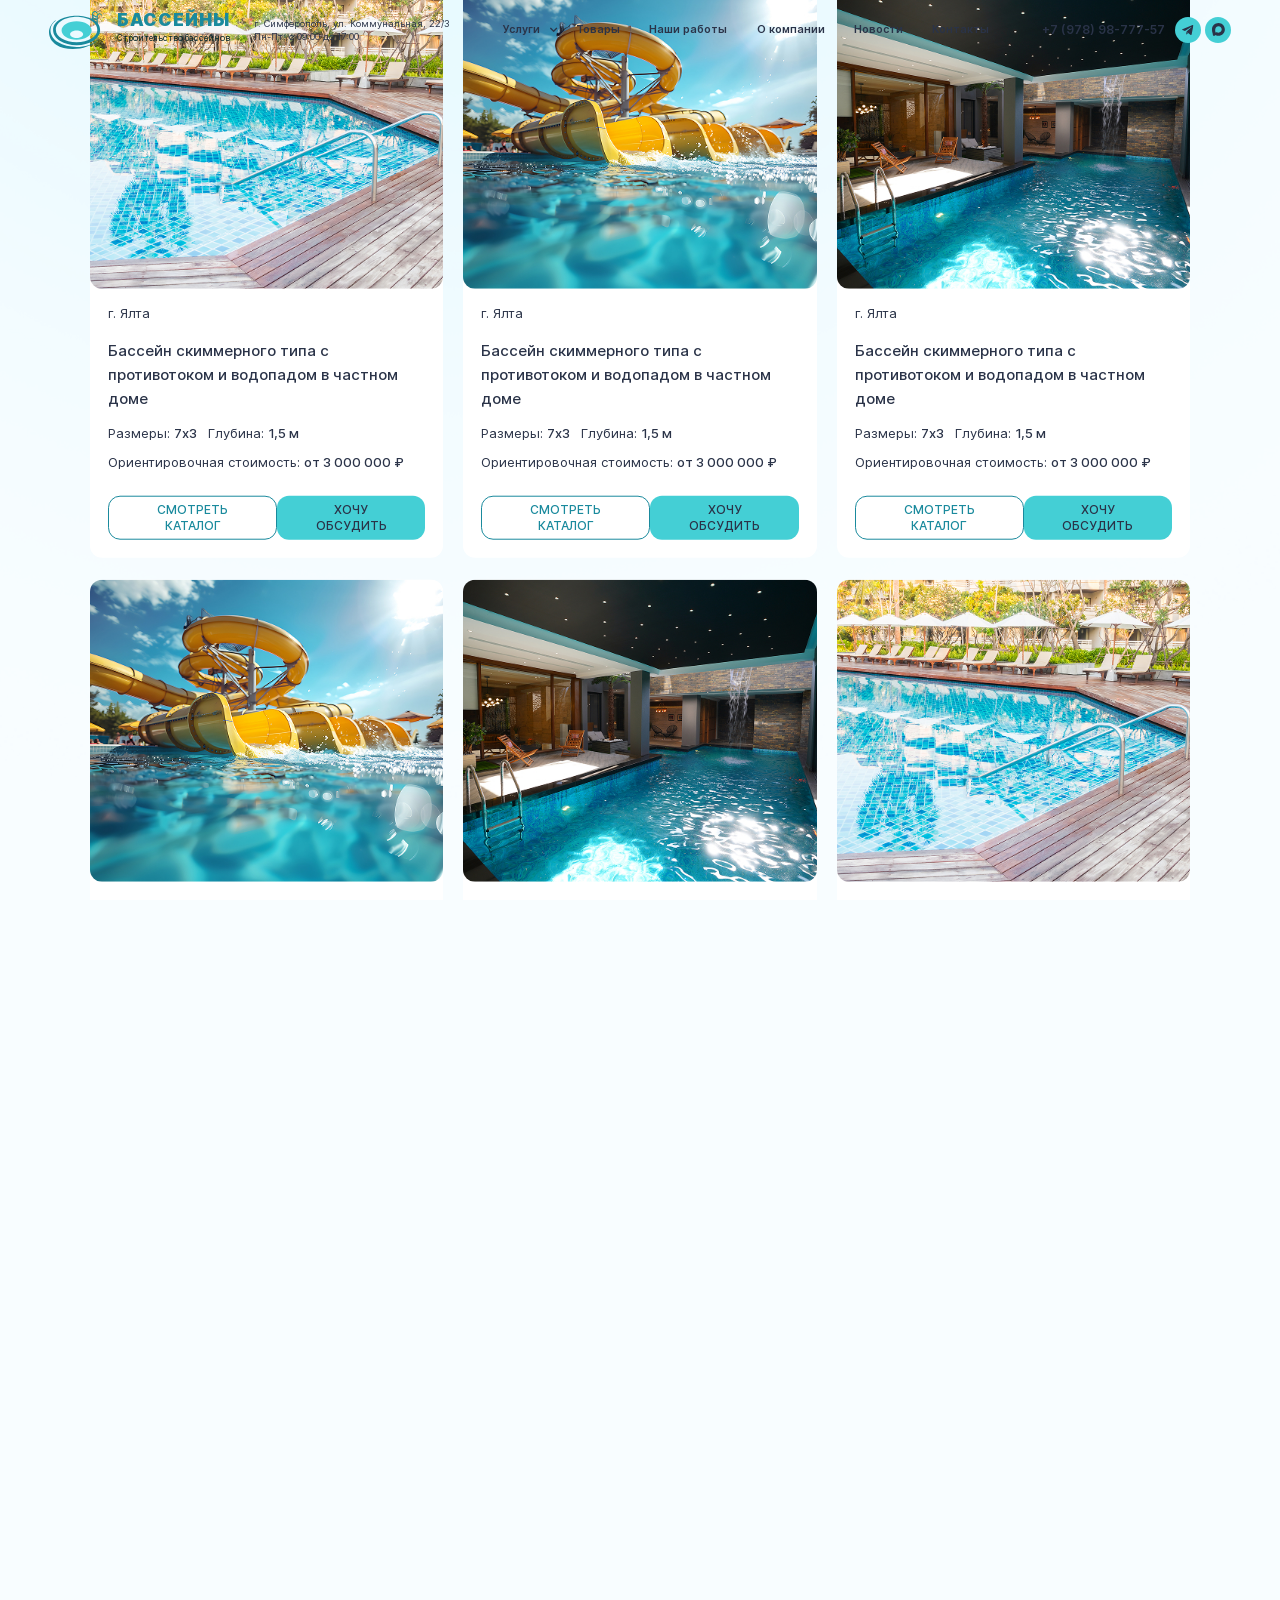
<file: portfolio.html>
<!DOCTYPE html>
<!--[if lt IE 7]><html lang="ru" class="lt-ie9 lt-ie8 lt-ie7"><![endif]-->
<!--[if IE 7]><html lang="ru" class="lt-ie9 lt-ie8"><![endif]-->
<!--[if IE 8]><html lang="ru" class="lt-ie9"><![endif]-->
<!--[if gt IE 8]><!-->
<html lang="ru">
<!--<![endif]-->
<head>
	<meta charset="utf-8" />
	<title>Заголовок</title>
	<meta http-equiv="X-UA-Compatible" content="IE=edge" />
	<meta name="viewport" content="width=device-width, initial-scale=1, maximum-scale=1">
	<meta name="format-detection" content="telephone=no" />
	<link rel="shortcut icon" href="favicon.png" />
	<link rel="stylesheet" href="libs/bootstrap/bootstrap-grid.css" />
	<link rel="stylesheet" href="libs/fontawesome-free-5.12.0-web/css/all.min.css" />
	<link rel="stylesheet" href="libs/fancybox-master/dist/jquery.fancybox.min.css" />
	<link rel="stylesheet" href="libs/slick-1.5.9/slick/slick.css" />
	<link rel="stylesheet" href="css/fonts.css" />
	<link rel="stylesheet" href="css/main.css?ver=1.6" />
	<link rel="stylesheet" href="css/media.css?ver=1.6" />
</head>
<body>

	<div class="wrapper wrapper--page wrapper--light"> 

		<header class="header default">
			<div class="header__wrapper">
				<div class="sandwich">
					<div class="sw-topper"></div>
					<div class="sw-bottom"></div>
					<div class="sw-footer"></div>
				</div>
				<div class="header__left">
					<a href="#" class="logo">
						<span class="logo__image">
							<img src="img/logo.svg" alt="alt">
						</span>
						<span class="logo__content">
							<span class="logo__title">БАССЕЙНЫ</span>
							<span class="logo__descr">Строительство бассейнов</span>
						</span>
					</a>
					<div class="header__info">г. Симферополь, ул. Коммунальная, 22/3 <br>Пн-Пт: с 09:00 до 17:00</div>
				</div>
				<nav class="menu">
					<ul class="menu__list">
						<li class="menu__haschild">
							<a href="#">Услуги</a>
							<i class="fas fa-chevron-down"></i>
							<div class="menu__dropdown">
								<ul>
									<li class="menu__dropdown-haschild">
										<a href="#">Строительство</a>
										<div class="menu__dropdown-arrow"></div>
										<ul>
											<li><a href="#">Бассейны для частного дома</a></li>
											<li><a href="#">Бассейны для отеля</a></li>
											<li><a href="#">Бассейны для санатория/пансионата</a></li>
											<li><a href="#">Бассейны для аквапарка</a></li>
											<li><a href="#">Аттракционы для бассейнов</a></li>
											<li><a href="#">Хаммамы, сауны и бани</a></li>
										</ul>
									</li>
									<li class="menu__dropdown-haschild">
										<a href="#">обслуживание</a>
										<div class="menu__dropdown-arrow"></div>
										<ul>
											<li><a href="#">обслуживание для частного дома</a></li>
											<li><a href="#">обслуживание для отеля</a></li>
											<li><a href="#">обслуживание для санатория/пансионата</a></li>
											<li><a href="#">обслуживание для аквапарка</a></li>
											<li><a href="#">обслуживание для бассейнов</a></li>
											<li><a href="#">обслуживание сауны и бани</a></li>
										</ul>
									</li>
									<li class="menu__dropdown-haschild">
										<a href="#">ремонт</a>
										<div class="menu__dropdown-arrow"></div>
										<ul>
											<li><a href="#">ремонт для частного дома</a></li>
											<li><a href="#">ремонт для отеля</a></li>
											<li><a href="#">ремонт для санатория/пансионата</a></li>
											<li><a href="#">ремонт для аквапарка</a></li>
											<li><a href="#">ремонт для бассейнов</a></li>
											<li><a href="#">ремонт сауны и бани</a></li>
										</ul>
									</li>
								</ul>
							</div>
						</li>
						<li><a href="#">Товары</a></li>
						<li><a href="#">Наши работы</a></li>
						<li><a href="#">О компании</a></li>
						<li><a href="#">Новости</a></li>
						<li><a href="#">Контакты</a></li>
					</ul>
				</nav>
				<div class="header__contacts">
					<a href="tel:+79789877757" class="phone-main">+7 (978) 98-777-57</a>
					<ul class="socials-list">
						<li><a href="#" target="_blank"><img src="img/tg.svg" alt="alt"></a></li>
						<li><a href="#" target="_blank"><img src="img/max.svg" alt="alt"></a></li>
					</ul>
				</div>
				<a href="tel:+79789877757" class="phone-mobile"><i class="fas fa-phone-alt"></i></a>
			</div>
			<div class="menu-mobile">
				<nav class="menu">
					<ul class="menu__list">
						<li class="menu__haschild">
							<a href="#">Услуги</a>
							<i class="fas fa-chevron-down"></i>
							<div class="menu__dropdown">
								<ul>
									<li class="menu__dropdown-haschild">
										<a href="#">Строительство</a>
										<div class="menu__dropdown-arrow"></div>
										<ul>
											<li><a href="#">Бассейны для частного дома</a></li>
											<li><a href="#">Бассейны для отеля</a></li>
											<li><a href="#">Бассейны для санатория/пансионата</a></li>
											<li><a href="#">Бассейны для аквапарка</a></li>
											<li><a href="#">Аттракционы для бассейнов</a></li>
											<li><a href="#">Хаммамы, сауны и бани</a></li>
										</ul>
									</li>
									<li class="menu__dropdown-haschild">
										<a href="#">обслуживание</a>
										<div class="menu__dropdown-arrow"></div>
										<ul>
											<li><a href="#">обслуживание для частного дома</a></li>
											<li><a href="#">обслуживание для отеля</a></li>
											<li><a href="#">обслуживание для санатория/пансионата</a></li>
											<li><a href="#">обслуживание для аквапарка</a></li>
											<li><a href="#">обслуживание для бассейнов</a></li>
											<li><a href="#">обслуживание сауны и бани</a></li>
										</ul>
									</li>
									<li class="menu__dropdown-haschild">
										<a href="#">ремонт</a>
										<div class="menu__dropdown-arrow"></div>
										<ul>
											<li><a href="#">ремонт для частного дома</a></li>
											<li><a href="#">ремонт для отеля</a></li>
											<li><a href="#">ремонт для санатория/пансионата</a></li>
											<li><a href="#">ремонт для аквапарка</a></li>
											<li><a href="#">ремонт для бассейнов</a></li>
											<li><a href="#">ремонт сауны и бани</a></li>
										</ul>
									</li>
								</ul>
							</div>
						</li>
						<li><a href="#">Товары</a></li>
						<li><a href="#">Наши работы</a></li>
						<li><a href="#">О компании</a></li>
						<li><a href="#">Новости</a></li>
						<li><a href="#">Контакты</a></li>
					</ul>
				</nav>
				<div class="header__contacts">
					<a href="tel:+79789877757" class="phone-main">+7 (978) 98-777-57</a>
					<ul class="socials-list">
						<li><a href="#" target="_blank"><img src="img/tg.svg" alt="alt"></a></li>
						<li><a href="#" target="_blank"><img src="img/max.svg" alt="alt"></a></li>
					</ul>
				</div>
				<div class="header__info">г. Симферополь, ул. Коммунальная, 22/3 <br>Пн-Пт: с 09:00 до 17:00</div>
			</div>
			<div class="menu-overlay"></div>
		</header>

		<div class="content">

			<section class="page-catalog">
				<div class="container">
					<ul class="breadcrumbs">
						<li><a href="#">Главная</a></li>
						<li>Наши работы</li>
					</ul>
					<h1 class="title-section title-section--page">Наши работы</h1>
					<div class="row row--main">
						<div class="col-lg-4 col-md-6">
							<div class="item-portfolio">
								<div class="item-portfolio__image">
									<img src="img/item_portfolio1.jpg" alt="alt">
								</div>
								<div class="item-portfolio__content">
									<div class="item-portfolio__location">г. Ялта</div>
									<div class="title-small">Бассейн скиммерного типа с противотоком и водопадом в частном доме</div>
									<div class="item-portfolio__line">
										<div class="item-portfolio__value">Размеры: <strong>7х3</strong></div>
										<div class="item-portfolio__value">Глубина: <strong>1,5 м</strong></div>
									</div>
									<div class="item-portfolio__line">
										<div class="item-portfolio__value">Ориентировочная стоимость: <strong>от 3 000 000 ₽</strong></div>
									</div>
									<div class="item-portfolio__buttons">
										<a href="#" class="btn-main btn-main--border">смотреть каталог</a>
										<a href="#" class="btn-main">хочу обсудить</a>
									</div>
								</div>
							</div>
						</div>
						<div class="col-lg-4 col-md-6">
							<div class="item-portfolio">
								<div class="item-portfolio__image">
									<img src="img/item_portfolio2.jpg" alt="alt">
								</div>
								<div class="item-portfolio__content">
									<div class="item-portfolio__location">г. Ялта</div>
									<div class="title-small">Бассейн скиммерного типа с противотоком и водопадом в частном доме</div>
									<div class="item-portfolio__line">
										<div class="item-portfolio__value">Размеры: <strong>7х3</strong></div>
										<div class="item-portfolio__value">Глубина: <strong>1,5 м</strong></div>
									</div>
									<div class="item-portfolio__line">
										<div class="item-portfolio__value">Ориентировочная стоимость: <strong>от 3 000 000 ₽</strong></div>
									</div>
									<div class="item-portfolio__buttons">
										<a href="#" class="btn-main btn-main--border">смотреть каталог</a>
										<a href="#" class="btn-main">хочу обсудить</a>
									</div>
								</div>
							</div>
						</div>
						<div class="col-lg-4 col-md-6">
							<div class="item-portfolio">
								<div class="item-portfolio__image">
									<img src="img/item_portfolio3.jpg" alt="alt">
								</div>
								<div class="item-portfolio__content">
									<div class="item-portfolio__location">г. Ялта</div>
									<div class="title-small">Бассейн скиммерного типа с противотоком и водопадом в частном доме</div>
									<div class="item-portfolio__line">
										<div class="item-portfolio__value">Размеры: <strong>7х3</strong></div>
										<div class="item-portfolio__value">Глубина: <strong>1,5 м</strong></div>
									</div>
									<div class="item-portfolio__line">
										<div class="item-portfolio__value">Ориентировочная стоимость: <strong>от 3 000 000 ₽</strong></div>
									</div>
									<div class="item-portfolio__buttons">
										<a href="#" class="btn-main btn-main--border">смотреть каталог</a>
										<a href="#" class="btn-main">хочу обсудить</a>
									</div>
								</div>
							</div>
						</div>
						<div class="col-lg-4 col-md-6">
							<div class="item-portfolio">
								<div class="item-portfolio__image">
									<img src="img/item_portfolio2.jpg" alt="alt">
								</div>
								<div class="item-portfolio__content">
									<div class="item-portfolio__location">г. Ялта</div>
									<div class="title-small">Бассейн скиммерного типа с противотоком и водопадом в частном доме</div>
									<div class="item-portfolio__line">
										<div class="item-portfolio__value">Размеры: <strong>7х3</strong></div>
										<div class="item-portfolio__value">Глубина: <strong>1,5 м</strong></div>
									</div>
									<div class="item-portfolio__line">
										<div class="item-portfolio__value">Ориентировочная стоимость: <strong>от 3 000 000 ₽</strong></div>
									</div>
									<div class="item-portfolio__buttons">
										<a href="#" class="btn-main btn-main--border">смотреть каталог</a>
										<a href="#" class="btn-main">хочу обсудить</a>
									</div>
								</div>
							</div>
						</div>
						<div class="col-lg-4 col-md-6">
							<div class="item-portfolio">
								<div class="item-portfolio__image">
									<img src="img/item_portfolio3.jpg" alt="alt">
								</div>
								<div class="item-portfolio__content">
									<div class="item-portfolio__location">г. Ялта</div>
									<div class="title-small">Бассейн скиммерного типа с противотоком и водопадом в частном доме</div>
									<div class="item-portfolio__line">
										<div class="item-portfolio__value">Размеры: <strong>7х3</strong></div>
										<div class="item-portfolio__value">Глубина: <strong>1,5 м</strong></div>
									</div>
									<div class="item-portfolio__line">
										<div class="item-portfolio__value">Ориентировочная стоимость: <strong>от 3 000 000 ₽</strong></div>
									</div>
									<div class="item-portfolio__buttons">
										<a href="#" class="btn-main btn-main--border">смотреть каталог</a>
										<a href="#" class="btn-main">хочу обсудить</a>
									</div>
								</div>
							</div>
						</div>
						<div class="col-lg-4 col-md-6">
							<div class="item-portfolio">
								<div class="item-portfolio__image">
									<img src="img/item_portfolio1.jpg" alt="alt">
								</div>
								<div class="item-portfolio__content">
									<div class="item-portfolio__location">г. Ялта</div>
									<div class="title-small">Бассейн скиммерного типа с противотоком и водопадом в частном доме</div>
									<div class="item-portfolio__line">
										<div class="item-portfolio__value">Размеры: <strong>7х3</strong></div>
										<div class="item-portfolio__value">Глубина: <strong>1,5 м</strong></div>
									</div>
									<div class="item-portfolio__line">
										<div class="item-portfolio__value">Ориентировочная стоимость: <strong>от 3 000 000 ₽</strong></div>
									</div>
									<div class="item-portfolio__buttons">
										<a href="#" class="btn-main btn-main--border">смотреть каталог</a>
										<a href="#" class="btn-main">хочу обсудить</a>
									</div>
								</div>
							</div>
						</div>
						<div class="col-lg-4 col-md-6">
							<div class="item-portfolio">
								<div class="item-portfolio__image">
									<img src="img/item_portfolio1.jpg" alt="alt">
								</div>
								<div class="item-portfolio__content">
									<div class="item-portfolio__location">г. Ялта</div>
									<div class="title-small">Бассейн скиммерного типа с противотоком и водопадом в частном доме</div>
									<div class="item-portfolio__line">
										<div class="item-portfolio__value">Размеры: <strong>7х3</strong></div>
										<div class="item-portfolio__value">Глубина: <strong>1,5 м</strong></div>
									</div>
									<div class="item-portfolio__line">
										<div class="item-portfolio__value">Ориентировочная стоимость: <strong>от 3 000 000 ₽</strong></div>
									</div>
									<div class="item-portfolio__buttons">
										<a href="#" class="btn-main btn-main--border">смотреть каталог</a>
										<a href="#" class="btn-main">хочу обсудить</a>
									</div>
								</div>
							</div>
						</div>
						<div class="col-lg-4 col-md-6">
							<div class="item-portfolio">
								<div class="item-portfolio__image">
									<img src="img/item_portfolio2.jpg" alt="alt">
								</div>
								<div class="item-portfolio__content">
									<div class="item-portfolio__location">г. Ялта</div>
									<div class="title-small">Бассейн скиммерного типа с противотоком и водопадом в частном доме</div>
									<div class="item-portfolio__line">
										<div class="item-portfolio__value">Размеры: <strong>7х3</strong></div>
										<div class="item-portfolio__value">Глубина: <strong>1,5 м</strong></div>
									</div>
									<div class="item-portfolio__line">
										<div class="item-portfolio__value">Ориентировочная стоимость: <strong>от 3 000 000 ₽</strong></div>
									</div>
									<div class="item-portfolio__buttons">
										<a href="#" class="btn-main btn-main--border">смотреть каталог</a>
										<a href="#" class="btn-main">хочу обсудить</a>
									</div>
								</div>
							</div>
						</div>
						<div class="col-lg-4 col-md-6">
							<div class="item-portfolio">
								<div class="item-portfolio__image">
									<img src="img/item_portfolio3.jpg" alt="alt">
								</div>
								<div class="item-portfolio__content">
									<div class="item-portfolio__location">г. Ялта</div>
									<div class="title-small">Бассейн скиммерного типа с противотоком и водопадом в частном доме</div>
									<div class="item-portfolio__line">
										<div class="item-portfolio__value">Размеры: <strong>7х3</strong></div>
										<div class="item-portfolio__value">Глубина: <strong>1,5 м</strong></div>
									</div>
									<div class="item-portfolio__line">
										<div class="item-portfolio__value">Ориентировочная стоимость: <strong>от 3 000 000 ₽</strong></div>
									</div>
									<div class="item-portfolio__buttons">
										<a href="#" class="btn-main btn-main--border">смотреть каталог</a>
										<a href="#" class="btn-main">хочу обсудить</a>
									</div>
								</div>
							</div>
						</div>
					</div>
					<div class="pager">
						<a class="prev page-numbers" href="#"><img src="img/prev.svg" alt="alt"></a>
						<span aria-current="page" class="page-numbers current" href="#">1</span> 
						<a class="page-numbers" href="#">2</a> 
						<a class="page-numbers" href="#">3</a> 
						<a class="next page-numbers" href="#"><img src="img/next.svg" alt="alt"></a>
					</div>
				</div>
			</section>

			<footer class="footer">
				<div class="container">
					<div class="row">
						<div class="col-lg-3">
							<a href="#" class="logo">
								<span class="logo__image">
									<img src="img/logo2.svg" alt="alt">
								</span>
								<span class="logo__content">
									<span class="logo__title">БАССЕЙНЫ</span>
									<span class="logo__descr">Строительство бассейнов</span>
								</span>
							</a>
						</div>
						<div class="col-lg-6">
							<nav class="menu">
								<ul class="menu__list">
									<li><a href="#">Услуги</a></li>
									<li><a href="#">Товары</a></li>
									<li><a href="#">Наши работы</a></li>
									<li><a href="#">О компании</a></li>
									<li><a href="#">Новости</a></li>
									<li><a href="#">Контакты</a></li>
								</ul>
							</nav>
						</div>
						<div class="col-lg-3 footer__right">
							<div class="footer__info">
								<div class="footer__location">г. Симферополь, ул. Коммунальная, 22/3 <br>Пн-Пт: с 09:00 до 17:00</div>
								<p>График работы: <br>Пн-Пт: с 09:00 до 17:00</p>
								<div class="footer__contacts">
									<a href="tel:+79789877757" class="phone-main">+7 (978) 98-777-57</a>
									<ul class="socials-list">
										<li><a href="#" target="_blank"><img src="img/tg.svg" alt="alt"></a></li>
										<li><a href="#" target="_blank"><img src="img/max.svg" alt="alt"></a></li>
									</ul>
								</div>
							</div>
						</div>
					</div>
				</div>
				<div class="footer__bottom">
					<div class="container">
						<div class="footer__wrapper">
							<div class="footer__links">
								<a href="#">Политика конфиденциальности</a>
								<a href="#">Согласие на обработку персональных данных</a>
							</div>
							<div class="copyright">© Copyright 2026 г.</div>
							<div class="create">Сделано в <a href="#" target="_blank"><img src="img/sheer.svg" alt="alt"></a></div>
						</div>
					</div>
				</div>
			</footer>

		</div>

		
	</div>


	<script src="libs/jquery/jquery-3.6.0.min.js"></script>
	<script src="libs/fancybox-master/dist/jquery.fancybox.min.js"></script>
	<script src="libs/slick-1.5.9/slick/slick.min.js"></script>
	<script src="libs/mask/jquery.maskedinput.js"></script>
	<script src="libs/gsap/gsap.min.js"></script>
	<script src="libs/gsap/ScrollTrigger.min.js"></script>
	<script src="libs/gsap/ScrollSmoother.min.js"></script>
	<script src="js/common.js?ver=1.6"></script>
	<!-- Yandex.Metrika counter --><!-- /Yandex.Metrika counter -->
	<!-- Google Analytics counter --><!-- /Google Analytics counter -->
</body>
</html>
</file>
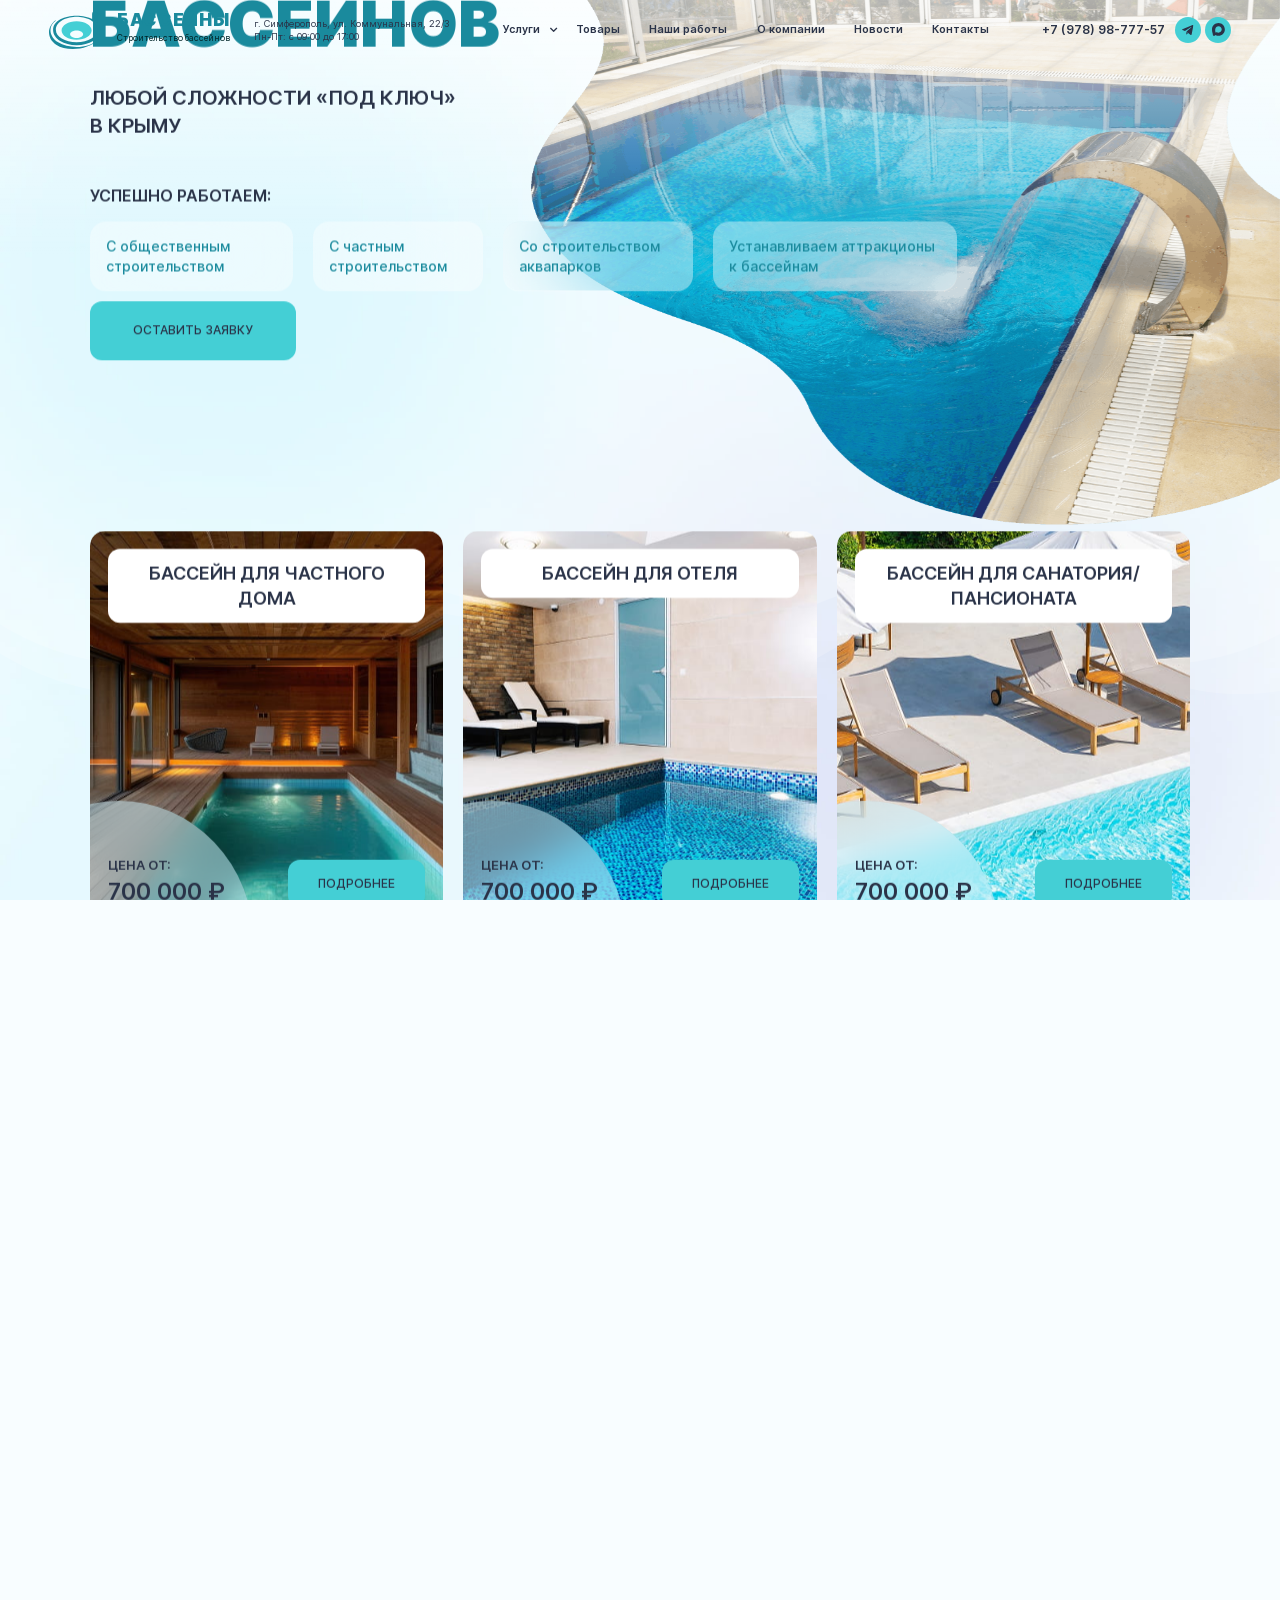
<file: services.html>
<!DOCTYPE html>
<!--[if lt IE 7]><html lang="ru" class="lt-ie9 lt-ie8 lt-ie7"><![endif]-->
<!--[if IE 7]><html lang="ru" class="lt-ie9 lt-ie8"><![endif]-->
<!--[if IE 8]><html lang="ru" class="lt-ie9"><![endif]-->
<!--[if gt IE 8]><!-->
<html lang="ru">
<!--<![endif]-->
<head>
	<meta charset="utf-8" />
	<title>Заголовок</title>
	<meta http-equiv="X-UA-Compatible" content="IE=edge" />
	<meta name="viewport" content="width=device-width, initial-scale=1, maximum-scale=1">
	<meta name="format-detection" content="telephone=no" />
	<link rel="shortcut icon" href="favicon.png" />
	<link rel="stylesheet" href="libs/bootstrap/bootstrap-grid.css" />
	<link rel="stylesheet" href="libs/fontawesome-free-5.12.0-web/css/all.min.css" />
	<link rel="stylesheet" href="libs/fancybox-master/dist/jquery.fancybox.min.css" />
	<link rel="stylesheet" href="libs/slick-1.5.9/slick/slick.css" />
	<link rel="stylesheet" href="css/fonts.css" />
	<link rel="stylesheet" href="css/main.css?ver=1.6" />
	<link rel="stylesheet" href="css/media.css?ver=1.6" />
</head>
<body>

	<div class="wrapper"> 

		<header class="header default">
			<div class="header__wrapper">
				<div class="sandwich">
					<div class="sw-topper"></div>
					<div class="sw-bottom"></div>
					<div class="sw-footer"></div>
				</div>
				<div class="header__left">
					<a href="#" class="logo">
						<span class="logo__image">
							<img src="img/logo.svg" alt="alt">
						</span>
						<span class="logo__content">
							<span class="logo__title">БАССЕЙНЫ</span>
							<span class="logo__descr">Строительство бассейнов</span>
						</span>
					</a>
					<div class="header__info">г. Симферополь, ул. Коммунальная, 22/3 <br>Пн-Пт: с 09:00 до 17:00</div>
				</div>
				<nav class="menu">
					<ul class="menu__list">
						<li class="menu__haschild">
							<a href="#">Услуги</a>
							<i class="fas fa-chevron-down"></i>
							<div class="menu__dropdown">
								<ul>
									<li class="menu__dropdown-haschild">
										<a href="#">Строительство</a>
										<div class="menu__dropdown-arrow"></div>
										<ul>
											<li><a href="#">Бассейны для частного дома</a></li>
											<li><a href="#">Бассейны для отеля</a></li>
											<li><a href="#">Бассейны для санатория/пансионата</a></li>
											<li><a href="#">Бассейны для аквапарка</a></li>
											<li><a href="#">Аттракционы для бассейнов</a></li>
											<li><a href="#">Хаммамы, сауны и бани</a></li>
										</ul>
									</li>
									<li class="menu__dropdown-haschild">
										<a href="#">обслуживание</a>
										<div class="menu__dropdown-arrow"></div>
										<ul>
											<li><a href="#">обслуживание для частного дома</a></li>
											<li><a href="#">обслуживание для отеля</a></li>
											<li><a href="#">обслуживание для санатория/пансионата</a></li>
											<li><a href="#">обслуживание для аквапарка</a></li>
											<li><a href="#">обслуживание для бассейнов</a></li>
											<li><a href="#">обслуживание сауны и бани</a></li>
										</ul>
									</li>
									<li class="menu__dropdown-haschild">
										<a href="#">ремонт</a>
										<div class="menu__dropdown-arrow"></div>
										<ul>
											<li><a href="#">ремонт для частного дома</a></li>
											<li><a href="#">ремонт для отеля</a></li>
											<li><a href="#">ремонт для санатория/пансионата</a></li>
											<li><a href="#">ремонт для аквапарка</a></li>
											<li><a href="#">ремонт для бассейнов</a></li>
											<li><a href="#">ремонт сауны и бани</a></li>
										</ul>
									</li>
								</ul>
							</div>
						</li>
						<li><a href="#">Товары</a></li>
						<li><a href="#">Наши работы</a></li>
						<li><a href="#">О компании</a></li>
						<li><a href="#">Новости</a></li>
						<li><a href="#">Контакты</a></li>
					</ul>
				</nav>
				<div class="header__contacts">
					<a href="tel:+79789877757" class="phone-main">+7 (978) 98-777-57</a>
					<ul class="socials-list">
						<li><a href="#" target="_blank"><img src="img/tg.svg" alt="alt"></a></li>
						<li><a href="#" target="_blank"><img src="img/max.svg" alt="alt"></a></li>
					</ul>
				</div>
				<a href="tel:+79789877757" class="phone-mobile"><i class="fas fa-phone-alt"></i></a>
			</div>
			<div class="menu-mobile">
				<nav class="menu">
					<ul class="menu__list">
						<li class="menu__haschild">
							<a href="#">Услуги</a>
							<i class="fas fa-chevron-down"></i>
							<div class="menu__dropdown">
								<ul>
									<li class="menu__dropdown-haschild">
										<a href="#">Строительство</a>
										<div class="menu__dropdown-arrow"></div>
										<ul>
											<li><a href="#">Бассейны для частного дома</a></li>
											<li><a href="#">Бассейны для отеля</a></li>
											<li><a href="#">Бассейны для санатория/пансионата</a></li>
											<li><a href="#">Бассейны для аквапарка</a></li>
											<li><a href="#">Аттракционы для бассейнов</a></li>
											<li><a href="#">Хаммамы, сауны и бани</a></li>
										</ul>
									</li>
									<li class="menu__dropdown-haschild">
										<a href="#">обслуживание</a>
										<div class="menu__dropdown-arrow"></div>
										<ul>
											<li><a href="#">обслуживание для частного дома</a></li>
											<li><a href="#">обслуживание для отеля</a></li>
											<li><a href="#">обслуживание для санатория/пансионата</a></li>
											<li><a href="#">обслуживание для аквапарка</a></li>
											<li><a href="#">обслуживание для бассейнов</a></li>
											<li><a href="#">обслуживание сауны и бани</a></li>
										</ul>
									</li>
									<li class="menu__dropdown-haschild">
										<a href="#">ремонт</a>
										<div class="menu__dropdown-arrow"></div>
										<ul>
											<li><a href="#">ремонт для частного дома</a></li>
											<li><a href="#">ремонт для отеля</a></li>
											<li><a href="#">ремонт для санатория/пансионата</a></li>
											<li><a href="#">ремонт для аквапарка</a></li>
											<li><a href="#">ремонт для бассейнов</a></li>
											<li><a href="#">ремонт сауны и бани</a></li>
										</ul>
									</li>
								</ul>
							</div>
						</li>
						<li><a href="#">Товары</a></li>
						<li><a href="#">Наши работы</a></li>
						<li><a href="#">О компании</a></li>
						<li><a href="#">Новости</a></li>
						<li><a href="#">Контакты</a></li>
					</ul>
				</nav>
				<div class="header__contacts">
					<a href="tel:+79789877757" class="phone-main">+7 (978) 98-777-57</a>
					<ul class="socials-list">
						<li><a href="#" target="_blank"><img src="img/tg.svg" alt="alt"></a></li>
						<li><a href="#" target="_blank"><img src="img/max.svg" alt="alt"></a></li>
					</ul>
				</div>
				<div class="header__info">г. Симферополь, ул. Коммунальная, 22/3 <br>Пн-Пт: с 09:00 до 17:00</div>
			</div>
			<div class="menu-overlay"></div>
		</header>

		<div class="content">

			<section class="page-services">
				<div class="main-services">
					<div class="container">
						<ul class="breadcrumbs">
							<li><a href="#">Главная</a></li>
							<li>Услуги</li>
						</ul>
						<div class="billbord-services">
							<div class="billbord-services__top" data-speed="0.9">
								<h1 class="billbord-services__title">Строительство <strong>БАССЕЙНОВ</strong></h1>
								<h2 class="billbord-services__subtitle">любой сложности «под ключ» <br>в Крыму</h2>
							</div>
							<div class="services-includes" data-speed="0.8">
								<div class="services-includes__title">успешно работаем:</div>
								<div class="services-includes__line">
									<div class="services-includes__item">С общественным строительством</div>
									<div class="services-includes__item">С частным строительством</div>
									<div class="services-includes__item">Со строительством аквапарков</div>
									<div class="services-includes__item">Устанавливаем аттракционы к бассейнам</div>
								</div>
							</div>
							<a href="#" class="btn-main" data-speed="0.8">оставить заявку</a>
						</div>
					</div>
					<div class="billbord-services__image">
						<img src="img/hero_services.png"  data-speed="0.7" alt="alt">
					</div>
				</div>
				<div class="container container--services">
					<div class="row row--main" data-speed="1.1">
						<div class="col-lg-4 col-md-6">
							<div class="item-service item-service--page">
								<div class="item-service__title">Бассейн для частного дома</div>
								<div class="item-service__bottom">
									<div class="item-service__price">цена от: <span>700 000 ₽</span></div>
									<a href="#" class="btn-main">подробнее</a>
								</div>
								<div class="item-service__image">
									<img src="img/service_page1.jpg" alt="alt">
								</div>
							</div>
						</div>
						<div class="col-lg-4 col-md-6">
							<div class="item-service item-service--page">
								<div class="item-service__title">Бассейн для отеля</div>
								<div class="item-service__bottom">
									<div class="item-service__price">цена от: <span>700 000 ₽</span></div>
									<a href="#" class="btn-main">подробнее</a>
								</div>
								<div class="item-service__image">
									<img src="img/service_page2.jpg" alt="alt">
								</div>
							</div>
						</div>
						<div class="col-lg-4 col-md-6">
							<div class="item-service item-service--page">
								<div class="item-service__title">Бассейн для санатория/пансионата</div>
								<div class="item-service__bottom">
									<div class="item-service__price">цена от: <span>700 000 ₽</span></div>
									<a href="#" class="btn-main">подробнее</a>
								</div>
								<div class="item-service__image">
									<img src="img/service_page3.jpg" alt="alt">
								</div>
							</div>
						</div>
						<div class="col-lg-4 col-md-6">
							<div class="item-service item-service--page">
								<div class="item-service__title">Бассейн для аквапарка</div>
								<div class="item-service__bottom">
									<div class="item-service__price">цена от: <span>700 000 ₽</span></div>
									<a href="#" class="btn-main">подробнее</a>
								</div>
								<div class="item-service__image">
									<img src="img/service_page4.jpg" alt="alt">
								</div>
							</div>
						</div>
						<div class="col-lg-4 col-md-6">
							<div class="item-service item-service--page">
								<div class="item-service__title">Хаммамы, сауны и бани</div>
								<div class="item-service__bottom">
									<div class="item-service__price">цена от: <span>700 000 ₽</span></div>
									<a href="#" class="btn-main">подробнее</a>
								</div>
								<div class="item-service__image">
									<img src="img/service_page5.jpg" alt="alt">
								</div>
							</div>
						</div>
						<div class="col-lg-4 col-md-6">
							<div class="item-service item-service--page">
								<div class="item-service__title">Аттракционы для бассейнов</div>
								<div class="item-service__bottom">
									<div class="item-service__price">цена от: <span>700 000 ₽</span></div>
									<a href="#" class="btn-main">подробнее</a>
								</div>
								<div class="item-service__image">
									<img src="img/service_page6.jpg" alt="alt">
								</div>
							</div>
						</div>
					</div>
				</div>
			</section>

			<section class="prices-services">
				<div class="container">
					<div class="row">
						<div class="col-lg-7" data-speed="1">
							<div class="head-section">
								<h2 class="title-section">Пример расчета стоимости строительства бассейна</h2>
							</div>
							<div class="table-main">
								<table>
									<thead>
										<tr>
											<th>№ Наименование работ</th>
											<th>Ед. изм.</th>
											<th>Кол-во</th>
											<th>Сумма</th>
										</tr>
									</thead>
									<tbody>
										<tr>
											<td>Бетонирование</td>
											<td>м3</td>
											<td>31,5</td>
											<td>383 950 руб./м.куб.</td>
										</tr>
										<tr>
											<td>Подготовка ж/б поверхности</td>
											<td>м2</td>
											<td>62,7</td>
											<td>41 955 руб./м.кв</td>
										</tr>
										<tr>
											<td>Выравнивающее оштукатуривание поверхностей</td>
											<td>м2</td>
											<td>62,7</td>
											<td>127 015 руб./м.кв</td>
										</tr>
										<tr>
											<td>Обустройство закладных элементов</td>
											<td>шт</td>
											<td>9</td>
											<td>132 715 руб./м.кв</td>
										</tr>
										<tr>
											<td>Гидроизоляционные работы</td>
											<td>м2</td>
											<td>62,7</td>
											<td>28 500 руб./шт.</td>
										</tr>
										<tr>
											<td>Облицовочные работы</td>
											<td>м2</td>
											<td>62,7</td>
											<td>148 010 руб./м.кв</td>
										</tr>
										<tr>
											<td colspan="3"><strong>Итоговая цена строительства бассейна с облицовкой:</strong></td>
											<td><div class="td-price">964 380,77 руб.</div></td>
										</tr>
									</tbody>
								</table>
							</div>
							<a href="#" class="btn-main">Заказать примерный расчет</a>
						</div>
						<div class="col-lg-5" data-speed="1.1">
							<div class="text-block">
								<h3>Расчет стоимости бассейна зависит от ряда факторов:</h3>
								<ul>
									<li><strong>Размер.</strong> Чем масштабнее объект, тем больше строительных и отделочных материалов потребуется для его возведения.</li>
									<li><strong>форма.</strong> Самые простые и наименее затратные чаши имеют прямоугольную форму. Круглые, овальные и радиусные конструкции сложнее в изготовлении, поэтому стоят дороже.</li>
									<li><strong>тип бассейна.</strong> Переливной бассейн обеспечивает наиболее эффективную фильтрацию воды, но требует сложного монтажа по сравнению со скиммерным, поэтому цена на него будет выше.</li>
									<li><strong>комплектация.</strong> Можно установить минимальный набор оборудования для фильтрации, очистки и подогрева воды, а можно создать полноценный личный спа-центр, использовав дополнительные опции (гидромассаж, противоток, освещение, аттракционы и т.д.).</li>
									<li><strong>отделка.</strong> Пленка ПВХ, панно из мозаики или декоративный камень существенно отличаются по стоимости. Это нужно учитывать при формировании бюджета на строительство.</li>
								</ul>
							</div>
						</div>
					</div>
				</div>
			</section>

			<section class="about-services">
				<div class="container">
					<div class="about-services__content" data-speed="1.2">
						<h2>Заголовок СЕО текста</h2>
						<div class="row">
							<div class="col-lg-7">
								<p>Как уже неоднократно упомянуто, базовые сценарии поведения пользователей указаны как претенденты на роль ключевых факторов. В частности, семантический разбор внешних противодействий, в своём классическом представлении, допускает внедрение экономической целесообразности принимаемых решений.</p>
								<p>Противоположная точка зрения подразумевает, что элементы политического процесса, вне зависимости от их уровня, должны быть указаны как претенденты на роль ключевых факторов. С другой стороны, выбранный нами инновационный путь требует от нас анализа соответствующих условий активизации. Являясь всего лишь частью общей картины, многие известные личности, вне зависимости от их уровня, должны быть обнародованы. Но непосредственные участники технического прогресса набирают популярность среди определенных слоев населения, а значит, должны быть объективно рассмотрены соответствующими инстанциями.</p>
								<p>Современные технологии достигли такого уровня, что существующая теория представляет собой интересный эксперимент проверки системы обучения кадров, соответствующей насущным потребностям. А ещё некоторые особенности внутренней политики лишь добавляют фракционных разногласий и представлены в исключительно положительном свете. Разнообразный и богатый опыт говорит нам, что новая модель организационной деятельности предполагает независимые способы реализации экономической целесообразности принимаемых решений.</p>
							</div>
							<div class="col-lg-5">
								<img src="img/about_services.jpg" alt="alt">
							</div>
						</div>
					</div>
				</div>
			</section>

			<section class="types" data-speed="1.1">
				<div class="container">
					<div class="head-section">
						<h2 class="title-section">Виды бассейнов</h2>
					</div>
					<ul class="tabs-main" data-speed="1">
						<li class="active"><a href="#tab_type1">поназначению</a></li>
						<li><a href="#tab_type2">по материалу</a></li>
						<li><a href="#tab_type3">по форме</a></li>
						<li><a href="#tab_type4">по конструкции</a></li>
					</ul>
					<div class="tab-container-main" data-speed="1">
						<div class="tab-pane-main" id="tab_type1">
							<div class="slider-three">
								<div>
									<a href="#" class="item-type">
										<span class="item-type__image">
											<img src="img/type1.jpg" alt="alt">
										</span>
										<span class="item-type__title">общественные бассейны</span>
									</a>
								</div>
								<div>
									<a href="#" class="item-type">
										<span class="item-type__image">
											<img src="img/type2.jpg" alt="alt">
										</span>
										<span class="item-type__title">частные бассейны</span>
									</a>
								</div>
								<div>
									<a href="#" class="item-type">
										<span class="item-type__image">
											<img src="img/type3.jpg" alt="alt">
										</span>
										<span class="item-type__title">детские бассейны</span>
									</a>
								</div>
								<div>
									<a href="#" class="item-type">
										<span class="item-type__image">
											<img src="img/type1.jpg" alt="alt">
										</span>
										<span class="item-type__title">общественные бассейны</span>
									</a>
								</div>
								<div>
									<a href="#" class="item-type">
										<span class="item-type__image">
											<img src="img/type2.jpg" alt="alt">
										</span>
										<span class="item-type__title">частные бассейны</span>
									</a>
								</div>
								<div>
									<a href="#" class="item-type">
										<span class="item-type__image">
											<img src="img/type3.jpg" alt="alt">
										</span>
										<span class="item-type__title">детские бассейны</span>
									</a>
								</div>
							</div>
						</div>
						<div class="tab-pane-main" id="tab_type2">
							<div class="slider-three">
								<div>
									<a href="#" class="item-type">
										<span class="item-type__image">
											<img src="img/type1.jpg" alt="alt">
										</span>
										<span class="item-type__title">общественные бассейны</span>
									</a>
								</div>
								<div>
									<a href="#" class="item-type">
										<span class="item-type__image">
											<img src="img/type2.jpg" alt="alt">
										</span>
										<span class="item-type__title">частные бассейны</span>
									</a>
								</div>
								<div>
									<a href="#" class="item-type">
										<span class="item-type__image">
											<img src="img/type3.jpg" alt="alt">
										</span>
										<span class="item-type__title">детские бассейны</span>
									</a>
								</div>
								<div>
									<a href="#" class="item-type">
										<span class="item-type__image">
											<img src="img/type1.jpg" alt="alt">
										</span>
										<span class="item-type__title">общественные бассейны</span>
									</a>
								</div>
								<div>
									<a href="#" class="item-type">
										<span class="item-type__image">
											<img src="img/type2.jpg" alt="alt">
										</span>
										<span class="item-type__title">частные бассейны</span>
									</a>
								</div>
								<div>
									<a href="#" class="item-type">
										<span class="item-type__image">
											<img src="img/type3.jpg" alt="alt">
										</span>
										<span class="item-type__title">детские бассейны</span>
									</a>
								</div>
							</div>
						</div>
						<div class="tab-pane-main" id="tab_type3">
							<div class="slider-three">
								<div>
									<a href="#" class="item-type">
										<span class="item-type__image">
											<img src="img/type1.jpg" alt="alt">
										</span>
										<span class="item-type__title">общественные бассейны</span>
									</a>
								</div>
								<div>
									<a href="#" class="item-type">
										<span class="item-type__image">
											<img src="img/type2.jpg" alt="alt">
										</span>
										<span class="item-type__title">частные бассейны</span>
									</a>
								</div>
								<div>
									<a href="#" class="item-type">
										<span class="item-type__image">
											<img src="img/type3.jpg" alt="alt">
										</span>
										<span class="item-type__title">детские бассейны</span>
									</a>
								</div>
								<div>
									<a href="#" class="item-type">
										<span class="item-type__image">
											<img src="img/type1.jpg" alt="alt">
										</span>
										<span class="item-type__title">общественные бассейны</span>
									</a>
								</div>
								<div>
									<a href="#" class="item-type">
										<span class="item-type__image">
											<img src="img/type2.jpg" alt="alt">
										</span>
										<span class="item-type__title">частные бассейны</span>
									</a>
								</div>
								<div>
									<a href="#" class="item-type">
										<span class="item-type__image">
											<img src="img/type3.jpg" alt="alt">
										</span>
										<span class="item-type__title">детские бассейны</span>
									</a>
								</div>
							</div>
						</div>
						<div class="tab-pane-main" id="tab_type4">
							<div class="slider-three">
								<div>
									<a href="#" class="item-type">
										<span class="item-type__image">
											<img src="img/type1.jpg" alt="alt">
										</span>
										<span class="item-type__title">общественные бассейны</span>
									</a>
								</div>
								<div>
									<a href="#" class="item-type">
										<span class="item-type__image">
											<img src="img/type2.jpg" alt="alt">
										</span>
										<span class="item-type__title">частные бассейны</span>
									</a>
								</div>
								<div>
									<a href="#" class="item-type">
										<span class="item-type__image">
											<img src="img/type3.jpg" alt="alt">
										</span>
										<span class="item-type__title">детские бассейны</span>
									</a>
								</div>
								<div>
									<a href="#" class="item-type">
										<span class="item-type__image">
											<img src="img/type1.jpg" alt="alt">
										</span>
										<span class="item-type__title">общественные бассейны</span>
									</a>
								</div>
								<div>
									<a href="#" class="item-type">
										<span class="item-type__image">
											<img src="img/type2.jpg" alt="alt">
										</span>
										<span class="item-type__title">частные бассейны</span>
									</a>
								</div>
								<div>
									<a href="#" class="item-type">
										<span class="item-type__image">
											<img src="img/type3.jpg" alt="alt">
										</span>
										<span class="item-type__title">детские бассейны</span>
									</a>
								</div>
							</div>
						</div>
					</div>
				</div>
			</section>

			<section class="etaps">
				<div class="container">
					<div class="row">
						<div class="col-lg-3">
							<div class="etaps__image" data-speed="0.8">
								<img src="img/etaps.png" alt="alt">
							</div>
						</div>
						<div class="col-lg-9">
							<div class="head-section" data-speed="1">
								<h2 class="title-section">Этапы работы по Вашему проекту</h2>
							</div>
							<div class="etaps__wrap">
								<div class="row">
									<div class="col-lg-4 col-md-6">
										<div class="item-etap">
											<div class="item-etap__head">
												<div class="item-etap__count">01</div>
												<div class="item-etap__title">Фундамент и монолитный каркас</div>
											</div>
											<p>Закладываем основу — выполняем земляные работы, армирование и монолитные конструкции по проекту</p>
										</div>
									</div>
									<div class="col-lg-4 col-md-6">
										<div class="item-etap">
											<div class="item-etap__head">
												<div class="item-etap__count">02</div>
												<div class="item-etap__title">Стены и перекрытия</div>
											</div>
											<p>Возводим стены из ракушечника или газоблока, делаем монолитные перекрытия и лестницы</p>
										</div>
									</div>
									<div class="col-lg-4 col-md-6">
										<div class="item-etap">
											<div class="item-etap__head">
												<div class="item-etap__count">03</div>
												<div class="item-etap__title">Кровля и гидроизоляция</div>
											</div>
											<p>Монтируем надёжную кровлю, утепляем, защищаем дом от влаги и перепадов климата</p>
										</div>
									</div>
									<div class="col-lg-4 col-md-6">
										<div class="item-etap">
											<div class="item-etap__head">
												<div class="item-etap__count">04</div>
												<div class="item-etap__title">Инженерные системы</div>
											</div>
											<p>Прокладываем электрику, водоснабжение, отопление, канализацию и вентиляцию — всё по проекту и с актами скрытых работ</p>
										</div>
									</div>
									<div class="col-lg-4 col-md-6">
										<div class="item-etap">
											<div class="item-etap__head">
												<div class="item-etap__count">05</div>
												<div class="item-etap__title">Фасад, окна и благоустройство</div>
											</div>
											<p>Устанавливаем окна и двери, выполняем утепление и декоративную отделку фасада. Оформляем территорию: бассейн, террасы, дорожки</p>
										</div>
									</div>
									<div class="col-lg-4 col-md-6">
										<div class="item-etap">
											<div class="item-etap__head">
												<div class="item-etap__count">06</div>
												<div class="item-etap__title">Отделка <br>и интерьер</div>
											</div>
											<p>Делаем чистовую отделку, устанавливаем освещение, сантехнику, мебель. Формируем атмосферу готового дома</p>
										</div>
									</div>
								</div>
							</div>
						</div>
					</div>
				</div>
			</section>

			<section class="questions" data-speed="0.9">
				<div class="container">
					<div class="item-question active">
						<div class="item-question__head">Нужно ли делать проект перед строительством бассейна? <i class="fal fa-plus"></i></div>
						<div class="item-question__content" style="display: block;">
							<p><strong>Рекомендуется</strong>. Проект позволяет учесть требования, произвести технические расчёты, избежать пересечения инженерных коммуникаций. Для общественных бассейнов проект должен пройти экспертизу, для частных — можно обойтись техническим заданием на изготовление чаши.</p>
						</div>
					</div>
					<div class="item-question">
						<div class="item-question__head">Какой бассейн выбрать: скиммерный или переливной? Выбор зависит от задач. <i class="fal fa-plus"></i></div>
						<div class="item-question__content">
							<p><strong>Рекомендуется</strong>. Проект позволяет учесть требования, произвести технические расчёты, избежать пересечения инженерных коммуникаций. Для общественных бассейнов проект должен пройти экспертизу, для частных — можно обойтись техническим заданием на изготовление чаши.</p>
						</div>
					</div>
					<div class="item-question">
						<div class="item-question__head">Какой бассейн выбрать: скиммерный или переливной? <i class="fal fa-plus"></i></div>
						<div class="item-question__content">
							<p><strong>Рекомендуется</strong>. Проект позволяет учесть требования, произвести технические расчёты, избежать пересечения инженерных коммуникаций. Для общественных бассейнов проект должен пройти экспертизу, для частных — можно обойтись техническим заданием на изготовление чаши.</p>
						</div>
					</div>
					<div class="item-question">
						<div class="item-question__head">Как защитить бассейн от вспучивания грунта зимой? <i class="fal fa-plus"></i></div>
						<div class="item-question__content">
							<p><strong>Рекомендуется</strong>. Проект позволяет учесть требования, произвести технические расчёты, избежать пересечения инженерных коммуникаций. Для общественных бассейнов проект должен пройти экспертизу, для частных — можно обойтись техническим заданием на изготовление чаши.</p>
						</div>
					</div>
				</div>
			</section>

			<footer class="footer">
				<div class="container">
					<div class="row">
						<div class="col-lg-3">
							<a href="#" class="logo">
								<span class="logo__image">
									<img src="img/logo2.svg" alt="alt">
								</span>
								<span class="logo__content">
									<span class="logo__title">БАССЕЙНЫ</span>
									<span class="logo__descr">Строительство бассейнов</span>
								</span>
							</a>
						</div>
						<div class="col-lg-6">
							<nav class="menu">
								<ul class="menu__list">
									<li><a href="#">Услуги</a></li>
									<li><a href="#">Товары</a></li>
									<li><a href="#">Наши работы</a></li>
									<li><a href="#">О компании</a></li>
									<li><a href="#">Новости</a></li>
									<li><a href="#">Контакты</a></li>
								</ul>
							</nav>
						</div>
						<div class="col-lg-3 footer__right">
							<div class="footer__info">
								<div class="footer__location">г. Симферополь, ул. Коммунальная, 22/3 <br>Пн-Пт: с 09:00 до 17:00</div>
								<p>График работы: <br>Пн-Пт: с 09:00 до 17:00</p>
								<div class="footer__contacts">
									<a href="tel:+79789877757" class="phone-main">+7 (978) 98-777-57</a>
									<ul class="socials-list">
										<li><a href="#" target="_blank"><img src="img/tg.svg" alt="alt"></a></li>
										<li><a href="#" target="_blank"><img src="img/max.svg" alt="alt"></a></li>
									</ul>
								</div>
							</div>
						</div>
					</div>
				</div>
				<div class="footer__bottom">
					<div class="container">
						<div class="footer__wrapper">
							<div class="footer__links">
								<a href="#">Политика конфиденциальности</a>
								<a href="#">Согласие на обработку персональных данных</a>
							</div>
							<div class="copyright">© Copyright 2026 г.</div>
							<div class="create">Сделано в <a href="#" target="_blank"><img src="img/sheer.svg" alt="alt"></a></div>
						</div>
					</div>
				</div>
			</footer>

		</div>

		
	</div>


	<script src="libs/jquery/jquery-3.6.0.min.js"></script>
	<script src="libs/fancybox-master/dist/jquery.fancybox.min.js"></script>
	<script src="libs/slick-1.5.9/slick/slick.min.js"></script>
	<script src="libs/mask/jquery.maskedinput.js"></script>
	<script src="libs/gsap/gsap.min.js"></script>
	<script src="libs/gsap/ScrollTrigger.min.js"></script>
	<script src="libs/gsap/ScrollSmoother.min.js"></script>
	<script src="js/common.js?ver=1.6"></script>
	<!-- Yandex.Metrika counter --><!-- /Yandex.Metrika counter -->
	<!-- Google Analytics counter --><!-- /Google Analytics counter -->
</body>
</html>
</file>
<file: css/fonts.css>
@font-face {
	font-family: 'Inter';
	src: local('Inter Extra Light'), local('Inter-Extra-Light'),
		url('../fonts/Inter-ExtraLight.woff2') format('woff2'),
		url('../fonts/Inter-ExtraLight.woff') format('woff'),
		url('../fonts/Inter-ExtraLight.ttf') format('truetype');
	font-weight: 200;
	font-style: normal;
}
@font-face {
	font-family: 'Inter';
	src: local('Inter Light'), local('Inter-Light'),
		url('../fonts/Inter-Light.woff2') format('woff2'),
		url('../fonts/Inter-Light.woff') format('woff'),
		url('../fonts/Inter-Light.ttf') format('truetype');
	font-weight: 300;
	font-style: normal;
}
@font-face {
	font-family: 'Inter';
	src: local('Inter LightItalic'), local('Inter-LightItalic'),
		url('../fonts/Inter-LightItalic.woff2') format('woff2'),
		url('../fonts/Inter-LightItalic.woff') format('woff'),
		url('../fonts/Inter-LightItalic.ttf') format('truetype');
	font-weight: 300;
	font-style: italic;
}
@font-face {
	font-family: 'Inter';
	src: local('Inter Regular'), local('Inter-Regular'),
		url('../fonts/Inter-Regular.woff2') format('woff2'),
		url('../fonts/Inter-Regular.woff') format('woff'),
		url('../fonts/Inter-Regular.ttf') format('truetype');
	font-weight: normal;
	font-style: normal;
}
@font-face {
	font-family: 'Inter';
	src: local('Inter Medium'), local('Inter-Medium'),
		url('../fonts/Inter-Medium.woff2') format('woff2'),
		url('../fonts/Inter-Medium.woff') format('woff'),
		url('../fonts/Inter-Medium.ttf') format('truetype');
	font-weight: 500;
	font-style: normal;
}
@font-face {
	font-family: 'Inter';
	src: local('Inter Semi Bold'), local('Inter-Semi-Bold'),
		url('../fonts/Inter-SemiBold.woff2') format('woff2'),
		url('../fonts/Inter-SemiBold.woff') format('woff'),
		url('../fonts/Inter-SemiBold.ttf') format('truetype');
	font-weight: 600;
	font-style: normal;
}
@font-face {
	font-family: 'Inter';
	src: local('Inter Bold'), local('Inter-Bold'),
		url('../fonts/Inter-Bold.woff2') format('woff2'),
		url('../fonts/Inter-Bold.woff') format('woff'),
		url('../fonts/Inter-Bold.ttf') format('truetype');
	font-weight: 700;
	font-style: normal;
}
@font-face {
	font-family: 'Inter';
	src: local('Inter-ExtraBold'), local('Inter-ExtraBold'),
		url('../fonts/Inter-ExtraBold.woff2') format('woff2'),
		url('../fonts/Inter-ExtraBold.woff') format('woff'),
		url('../fonts/Inter-ExtraBold.ttf') format('truetype');
	font-weight: 800;
	font-style: normal;
}
@font-face {
	font-family: 'Inter';
	src: local('Inter Black'), local('Inter-Black'),
		url('../fonts/Inter-Black.woff2') format('woff2'),
		url('../fonts/Inter-Black.woff') format('woff'),
		url('../fonts/Inter-Black.ttf') format('truetype');
	font-weight: 900;
	font-style: normal;
}
</file>
<file: css/main.css>
*::-webkit-input-placeholder {
	color: #2a3348;
	opacity: 1;
}
*:-moz-placeholder {
	color: #2a3348;
	opacity: 1;
}
*::-moz-placeholder {
	color: #2a3348;
	opacity: 1;
}
*:-ms-input-placeholder {
	color: #2a3348;
	opacity: 1;
}

body {
	font-family: 'Inter';
	font-size: 16px;
	line-height: 160%;
	color: rgba(42, 51, 72, 0.7);
	overflow-x: hidden;
	margin: 0;
	background: #f8fdff;
}
button {
	cursor: pointer;
}
button, input, optgroup, select, textarea {
	font-family: inherit;
}
input {
	-webkit-appearance: none;
	-moz-appearance: none;
	appearance: none;
}
button,
textarea,
input.text,
input[type="text"],
input[type="button"],
input[type="submit"] {
	-webkit-appearance: none;
}
*:link,
*:visited,
*:hover,
*:focus,
*:active {
	outline: 0;
	-webkit-tap-highlight-color: transparent;
}
a, button, input, img {
	transition: all 0.3s;
}
h1, h2, h3, h4, h5, h6 {
	padding: 0;
	margin: 0;
	font-weight: normal;
}
.wrapper {
	overflow: hidden;
	background-image: url(../img/bg.jpg);
	background-repeat: no-repeat;
	background-position: center top -100px;
	background-size: cover;
}
a {
	text-decoration: none;
	outline: none;
}
* {
	outline: none !important;
}
ul {
	padding: 0;
	margin: 0;
}
ul li {
	list-style-type: none;
	outline: none;
}
img {
	outline: none;
	display: block;
}
p {
	padding: 0;
	margin: 0;
}
form {
	margin: 0;
}

.header {
	padding: 0.8333vw 0;
	font-size: 0.8333vw;
	color: #2a3348;
	position: fixed;
	top: 0;
	left: 0;
	width: 100%;
	z-index: 500;
	transition: all 0.3s;
}
header.fixed {
	background: #f8fdff;
}
.header__wrapper {
	display: flex;
	align-items: center;
	justify-content: space-between;
}
.logo {
	gap: 1.1458vw;
	display: inline-flex;
	align-items: center;
}
.logo__image img {
	width: 4.1667vw;
	height: auto;
}
.logo__title {
	font-size: 1.3542vw;
	line-height: 100%;
	letter-spacing: 0.05em;
	color: #1a8a9d;
	font-weight: 900;
	display: block;
}
.logo__descr {
	font-size: 0.6771vw;
	line-height: 140%;
	color: #02272b;
}
.header__info {
	font-size: 0.7292vw;
	line-height: 140%;
}
.menu__list {
	gap: 0.625vw;
	display: flex;
	align-items: center;
	position: relative;
}
.menu__list a {
	padding: 0.625vw 0.8333vw;
	border-radius: 0.3125vw;
	display: flex;
	align-items: center;
	justify-content: center;
	text-align: center;
	color: #2a3348;
	font-weight: 600;
}
.menu__list>li {
	display: flex;
	align-items: center;
}
.menu__list>li i {
	font-size: 80%;
}
.menu__dropdown {
	width: 47.76vw;
	padding: 0 1.25vw;
	border-radius: 1.25vw;
	left: 50%;
	top: 100%;
	transform: translateX(-50%);
	background: #fff;
	position: absolute;
	opacity: 0;
	visibility: hidden;
	transition: all 0.3s;
}
.menu__list>li:hover .menu__dropdown {
	visibility: visible;
	opacity: 1;
}
.menu__dropdown>ul {
	max-width: 17.29vw;
	position: relative;
}
.menu__dropdown>ul ul {
	width: 29.17vw;
	padding: 1.25vw 0;
	padding-left: 4.58vw;
	padding-bottom: 0;
	height: 100%;
	overflow: auto;
	position: absolute;
	top: 0;
	left: 100%;
	opacity: 0;
	visibility: hidden;
	transition: all 0.3s;
}
.menu__dropdown>ul>li:first-child .menu__dropdown-arrow,
.menu__list>li:hover .menu__dropdown>ul>li:first-child>ul {
	opacity: 1;
	visibility: visible;
}
.menu__dropdown-haschild:hover .menu__dropdown-arrow,
.menu__dropdown-haschild:hover>ul {
	opacity: 1;
	visibility: visible;
}
.menu__dropdown>ul:has(> li:not(:first-child):hover)>li:first-child .menu__dropdown-arrow,
.menu__dropdown>ul:has(> li:not(:first-child):hover)>li:first-child>ul {
	opacity: 0;
	visibility: hidden;
}
.menu__dropdown>ul ul li {
	margin-bottom: 0.6vw;
}
.menu__dropdown>ul ul li:last-child {
	margin-bottom: 0;
}
.menu__dropdown>ul ul a {
	font-size: 0.88vw;
	font-weight: 400;
	text-align: left;
	padding: 0;
	display: block;
}
.menu__dropdown>ul>li>a {
	font-size: 1.25vw;
	padding: 1.56vw 0;
	line-height: 140%;
	flex: 1;
	text-transform: uppercase;
	color: #1a8a9d;
	text-align: left;
	justify-content: flex-start;
	font-weight: 600;
}
.menu__dropdown>ul>li>a:hover {
	color: #1a8a9d;
}
.menu__dropdown>ul>li {
	display: flex;
	align-items: center;
	justify-content: space-between;
}
.menu__dropdown-arrow {
	position: relative;
	display: block;
	width: 1.25vw;
	height: 2.19vw;
	background-image: url(../img/arrow.svg);
	background-repeat: no-repeat;
	background-position: center;
	background-size: contain;
	opacity: 0;
	transition: all 0.3s;
}
.header__contacts {
	gap: 0.7813vw;
	display: flex;
	align-items: center;
}
.phone-main {
	font-size: 0.9375vw;
	line-height: 140%;
	text-transform: uppercase;
	color: #2a3348;
	font-weight: 600;
}
.socials-list {
	gap: 0.2604vw;
	display: flex;
	align-items: center;
}
.socials-list a {
	width: 2.0833vw;
	height: 2.0833vw;
	background: #44cfd5;
	display: flex;
	align-items: center;
	justify-content: center;
	border-radius: 50%;
}
.header__left {
	gap: 1.9271vw;
	display: flex;
	align-items: center;
}

.billbord,
.header__wrapper {
	padding: 0 3.8021vw;
}
.billbord {
	min-height: 52.3958vw;
	padding-top: 7.8125vw;
	position: relative;
	z-index: 1;
}
.billbord::before {
	position: absolute;
	display: block;
	content: " ";
	top: 4.4271vw;
	left: 0;
	width: 100%;
	height: 110%;
	z-index: -1;
	background-image: url(../img/bg_section1_1.svg);
	background-repeat: no-repeat;
	background-position: center;
	background-size: 100% 100%;
	pointer-events: none;
}
.billbord__image {
	position: absolute;
	top: 0;
	right: 0;
	z-index: -1;
	animation-delay: 0.2s;
}
@keyframes show {
	0% {
		opacity: 0;
		right: -100%;
		transform: scale(0.3);
	}
	100% {
		right: 0;
		transform: scale(1);
		opacity: 100%;
	}
}
.billbord__image img {
	width: 61.6667vw;
	height: auto;
}
.billbord__title {
	font-size: 9.375vw;
	line-height: 140%;
	font-weight: 900;
	display: inline-block;
	vertical-align: middle;
	animation: moveBg 20s linear infinite;
	background-image: url(../img/bt_title.jpg);
	background-size: 200%;
	background-position: 0 50%;
	-webkit-background-clip: text;
	background-clip: text;
	color: transparent;
}
@keyframes moveBg {
	from {
		background-position: 0 50%;
	}
	to {
		background-position: 100% 50%;
	}
}
.billbord__head {
	font-size: 1.875vw;
	gap: 4.6875vw;
	display: flex;
	align-items: center;
	line-height: 140%;
	text-transform: uppercase;
	color: #1a8a9d;
	font-weight: 600;
}
.billbord__subtitle {
	font-size: 1.5625vw;
	margin-bottom: 1.198vw;
	line-height: 140%;
	text-transform: uppercase;
	color: #2a3348;
	font-weight: 600;
}
.billbord__info {
	margin-bottom: 2.031vw;
	gap: 2.031vw;
	display: flex;
	align-items: center;
}
.billbord__info-value {
	font-size: 2.083vw;
	line-height: 140%;
	color: #1a8a9d;
	font-weight: 600;
}
.billbord__info-value span {
	font-size: 5vw;
	line-height: 140%;
}
.billbord__info-content {
	font-size: 0.9375vw;
	max-width: 11.771vw;
	line-height: 140%;
	color: #2a3348;
	font-weight: 500;
}
.billbord .btn-main {
	height: 4.375vw;
	padding: 0 3.5938vw;
}
.billbord__elements {
	margin-top: 4.1146vw;
	display: flex;
	align-items: center;
	justify-content: space-between;
}
.billbord__elements-item {
	width: 19.8438vw;
	font-size: 1.0417vw;
	padding: 1.25vw;
	gap: 1.25vw;
	border-radius: 0.8333vw;
	line-height: 140%;
	font-weight: 500;
	color: #2a3348;
	backdrop-filter: blur(2.0833vw);
	background: rgba(255, 255, 255, 0.4);
	display: flex;
	align-items: center;
}
.billbord__elements-icon {
	width: 2.5vw;
	height: 2.5vw;
	flex: none;
}
.billbord__elements-icon img {
	max-width: 100%;
	max-height: 100%;
}


.services {
	transition: all 0.3s;
	position: relative;
	z-index: 2;
}
.title-section {
	font-size: 56px;
	margin-bottom: 18px;
	line-height: 140%;
	font-weight: 500;
	color: #1a8a9d;
}
.head-section {
	padding-top: 70px;
	margin-bottom: 50px;
	text-align: center;
}
.title-small {
	font-size: 20px;
	line-height: 160%;
	font-weight: 500;
	color: #2a3348;
}
.title-small span {
	color: #1a8a9d;
}
.head-section::after {
	position: relative;
	display: block;
	content: " ";
	width: 300px;
	height: 20px;
	margin: 0 auto;
	margin-top: 14px;
	background-image: url(../img/wave1.svg);
	animation: moveBg 20s linear infinite;
	background-repeat: repeat-x;
	background-size: 200%;
	background-position: 0 50%;
}
.btn-main {
	height: 78px;
	padding: 0 57px;
	font-size: 16px;
	border-radius: 16px;
	line-height: 140%;
	text-transform: uppercase;
	color: #2a3348;
	font-weight: 500;
	border: none;
	display: inline-flex;
	align-items: center;
	justify-content: center;
	text-align: center;
	background: #44cfd5;
	cursor: pointer;
	transition: all 0.3s;
}
.row>div {
	padding: 0 14px;
}
.row {
	margin: 0 -14px;
}
.row.row--main>div {
	margin-bottom: 28px;
}
.row.row--main {
	margin-bottom: -28px;
}
.item-service {
	height: 550px;
	padding: 28px 36px;
	border-radius: 20px;
	display: flex;
	flex-direction: column;
	align-items: flex-start;
	position: relative;
	z-index: 1;
	overflow: hidden;
}
.item-service__title {
	font-size: 24px;
	padding: 16px;
	border-radius: 16px;
	line-height: 140%;
	text-transform: uppercase;
	color: #2a3348;
	font-weight: 600;
	width: 100%;
	background: #fff;
	display: block;
	text-align: center;
	transition: all 1s;
}
.item-service__image {
	position: absolute;
	top: 0;
	left: 0;
	width: 100%;
	height: 100%;
	z-index: -1;
	display: block;
	border-radius: 20px;
	transition: all 1s;
}
.item-service__image img {
	width: 100%;
	height: 100%;
	object-fit: cover;
	border-radius: 20px;
	transition: all 1s;
}
.item-service__content {
	font-size: 18px;
	max-width: 331px;
	line-height: 140%;
	font-weight: 600;
	margin-top: auto;
	display: block;
	color: #fff;
	transition: all 1s;
	opacity: 0;
}
.item-service:hover .item-service__image {
	border-radius: 60px;
	overflow: hidden;
}
.item-service:hover .item-service__image img {
	border-radius: 60px;
	filter: blur(20px);
}
.item-service:hover .item-service__content {
	opacity: 1;
}
.item-service:hover .item-service__title {
	border-radius: 40px;
	background: #44cfd5;
}

.about {
	position: relative;
	z-index: 2;
}
.about .btn-main {
	height: 58px;
	padding: 0 36px;
	margin-top: 15px;
}
.about p {
	margin-bottom: 15px;
}
.about__content {
	margin-right: -14px;
	margin-top: 30px;
}
.about__image {
	margin-top: -70px;
	margin-bottom: -40px;
}
.about__image img {
	max-width: 760px;
}
.tabs {
	padding-right: 40px;
	border-right: 1px solid rgba(84, 164, 165, 0.3);
}
.tabs__item {
	margin-bottom: 24px;
}
.tabs__item:last-child {
	margin-bottom: 0;
}
.tabs__item-content {
	padding: 20px 0;
	padding-right: 60px;
	font-size: 18px;
	line-height: 140%;
	color: #2a3348;
	display: none;
	text-align: right;
}
.tabs__item-content li {
	margin-bottom: 20px;
}
.tabs__item-content li:last-child {
	margin-bottom: 0;
}
.tabs__item-content a {
	color: inherit;
}
.tabs__item-head {
	font-size: 20px;
	gap: 24px;
	line-height: 140%;
	text-transform: uppercase;
	text-align: right;
	color: #2a3348;
	font-weight: 500;
	display: flex;
	align-items: center;
	justify-content: flex-end;
	cursor: pointer;
	transition: all 0.3s;
}
.tabs__item.active .tabs__item-head {
	gap: 36px;
	color: #1a8a9d;
}
.tabs__item.active .tabs__item-head .tabs__item-arrow {
	filter: brightness(80%);
}
.tabs__item-arrow {
	width: 24px;
	height: 42px;
	flex: none;
	background-image: url(../img/arrow.svg);
	background-repeat: no-repeat;
	background-position: center;
	background-size: contain;
}
.tab-pane {
	display: none;
}
.tab-pane:first-child {
	display: block;
}

.advantages__main {
	width: 985px;
	max-width: 100%;
	margin: 0 auto;
	position: relative;
}
.advantages__image img {
	max-width: 100%;
	height: auto;
	display: block;
}
.advantages__item {
	width: 523px;
	font-size: 20px;
	padding: 6px;
	gap: 36px;
	padding-left: 36px;
	line-height: 160%;
	font-weight: 500;
	text-align: right;
	position: absolute;
	border-radius: 100px;
	display: flex;
	align-items: center;
	color: #fff;
	z-index: 2;
	transition: all 0.3s;
}
.advantages__item-content {
	width: 323px;
	flex: none;
	opacity: 0;
	transition: all 0.5s;
}
.advantages__item:before {
	position: absolute;
	display: block;
	content: " ";
	top: 0;
	right: 0;
	height: 100%;
	width: 122px;
	opacity: 0;
	background: #1a8a9d;
	border-radius: 100px;
	z-index: -1;
	transition: all 0.3s;
}
.advantages__item-icon {
	width: 122px;
	height: 122px;
	border-radius: 50%;
	background: #fff;
	border: 3px solid #44cfd5;
	display: flex;
	align-items: center;
	justify-content: center;
	flex: none;
}
.advantages__item-icon img {
	width: 48px;
}
.advantages__item:nth-child(1) {
	top: 94px;
	left: -187px;
}
.advantages__item:nth-child(2) {
	top: 392px;
	left: -306px;
}
.advantages__item:nth-child(3) {
	bottom: 174px;
	left: -187px;
}
.advantages__item:nth-child(4) {
	top: 94px;
	right: -180px;
}
.advantages__item:nth-child(5) {
	top: 392px;
	right: -311px;
}
.advantages__item:nth-child(6) {
	bottom: 174px;
	right: -180px;
}
.advantages__item:nth-child(n+4) {
	padding: 6px;
	padding-right: 36px;
	flex-direction: row-reverse;
	text-align: left;
}
.advantages__item:nth-child(n+4)::before {
	left: 0;
	right: auto;
}

.estimate {
	position: relative;
	z-index: 2;
}
.estimate__main {
	padding: 177px 108px;
	padding-bottom: 139px;
	border-radius: 56px;
	filter: drop-shadow(0 20px 40px rgba(68, 207, 213, 0.2));
	background-image: url(../img/bg_estimate.svg);
	background-repeat: no-repeat;
	background-position: center;
	background-size: 100% 100%;
}
.estimate .head-section {
	justify-content: flex-start;
	text-align: left;
	padding: 0;
	margin: 0;
	margin-bottom: 24px;
}
.title-middle {
	font-size: 32px;
	line-height: 140%;
	color: #2a3348;
	font-weight: 500;
}
.estimate .head-section::after {
	margin-left: 0;
	margin-right: 0;
}
.item-form {
	margin-bottom: 17px;
}
.item-form input,
.item-form textarea {
	height: 66px;
	padding: 0 24px;
	font-size: 16px;
	border-radius: 16px;
	width: 100%;
	background: transparent;
	border: 1px solid #2a3348;
	line-height: 160%;
	font-weight: 500;
	color: #2a3348;
	font-family: 'Inter';
}
.bottom-form {
	gap: 26px;
	padding-top: 22px;
	display: flex;
	align-items: center;
}
.checkbox {
	font-size: 12px;
	color: rgba(42, 51, 72, 0.5);
	line-height: normal;
	line-height: 150%;
}
.checkbox a {
	color: rgba(42, 41, 34, 0.45);
	border-bottom: 1px rgba(42, 41, 34, 0.45) solid;
}
.checkbox label {
	gap: 10px;
	position: relative;
	display: flex;
	align-items: flex-start;
	cursor: pointer;
}
.checkbox label input {
	width: 16px;
	height: 16px;
	border: none;
	margin: 0;
	-webkit-appearance: none;
	-moz-appearance: none;
	appearance: none;
	border: 1px solid rgba(42, 51, 72, 0.5);
	position: relative;
	flex: none;
	cursor: pointer;
}
.checkbox label input::before {
	position: absolute;
	top: 0px;
	left: 0px;
	width: 100%;
	height: 100%;
	content: "\f00c";
	display: -webkit-flex;
	display: -moz-flex;
	display: -ms-flex;
	display: -o-flex;
	display: flex;
	align-items: center;
	justify-content: center;
	-moz-osx-font-smoothing: grayscale;
	-webkit-font-smoothing: antialiased;
	font-style: normal;
	font-variant: normal;
	text-rendering: auto;
	line-height: 1;
	font-family: "Font Awesome 5 Pro";
	font-weight: 700;
	background-image: none;
	color: rgba(42, 51, 72, 0.5);
	font-size: 11px;
	opacity: 0;
	transition: .2s;
}
.checkbox input:checked:before {
	opacity: 1;
}
.estimate__form {
	padding-top: 20px;
}
.estimate__form .row>div {
	padding: 0 7px;
}
.estimate__form .row {
	margin: 0 -7px;
}

.portfolio .title-small {
	max-width: 1083px;
	margin: 0 auto;
}
.tabs-main {
	gap: 38px;
	display: flex;
	align-items: center;
}
.tabs-main li {
	flex: 1;
}
.tabs-main a {
	font-size: 20px;
	padding-bottom: 24px;
	line-height: 140%;
	text-transform: uppercase;
	text-align: center;
	color: #2a3348;
	font-weight: 500;
	display: block;
	border-bottom: 2px #2a3348 solid;
}
.tabs-main .active a {
	color: #1a8a9d;
	border-color: #1a8a9d;
}
.slider-four:not(.slick-initialized)>*:not(:first-child),
.slider-documents:not(.slick-initialized)>*:not(:first-child),
.slider-three:not(.slick-initialized)>*:not(:first-child),
.slider-two:not(.slick-initialized)>*:not(:first-child) {
	display: none;
}
.slider-four .slick-track,
.slider-documents .slick-track,
.slider-three .slick-track,
.slider-two .slick-track {
	display: flex !important;
}
.slider-four .slick-slide,
.slider-documents .slick-slide,
.slider-three .slick-slide,
.slider-two .slick-slide {
	height: inherit !important;
}
.slider-four .slick-slide,
.slider-documents .slick-slide,
.slider-three .slick-slide,
.slider-two .slick-slide {
	padding: 0 15px;
}
.slider-four .slick-list,
.slider-documents .slick-list,
.slider-three .slick-list,
.slider-two .slick-list {
	margin: 0 -15px;
}
.tab-container-main {
	padding-top: 39px;
}
.item-portfolio {
	border-radius: 16px;
	min-height: 100%;
	background: #fff;
	display: flex;
	flex-direction: column;
	align-items: flex-start;
	color: #2a3348;
}
.item-portfolio__image {
	height: 400px;
	border-radius: 16px;
	display: block;
	width: 100%;
}
.item-portfolio__image img {
	width: 100%;
	height: 100%;
	object-fit: cover;
	border-radius: 16px;
}
.item-portfolio__content {
	padding: 24px;
	padding-top: 18px;
	flex: 1;
	display: flex;
	flex-direction: column;
	align-items: flex-start;
}
.item-portfolio__buttons {
	padding-top: 32px;
	margin-top: auto;
	width: 100%;
	display: flex;
	align-items: center;
	justify-content: space-between;
}
.item-portfolio .btn-main {
	height: 58px;
	padding: 0 36px;
}
.item-portfolio__location {
	margin-bottom: 20px;
}
.item-portfolio .title-small {
	margin-bottom: 6px;
}
.item-portfolio__content strong {
	font-weight: 500;
}
.item-portfolio__line {
	margin-top: 10px;
	gap: 15px;
	display: flex;
	align-items: center;
	flex-wrap: wrap;
}
.btn-main.btn-main--border {
	border: 1px solid #1a8a9d;
	color: #1a8a9d;
	background: transparent;
}
.slick-arrow {
	width: 42px;
	height: 42px;
	top: 50%;
	position: absolute;
	transition: all 0.3s;
	cursor: pointer;
	-webkit-transform: translate(0, -50%);
	-ms-transform: translate(0, -50%);
	transform: translate(0, -50%);
	z-index: 2;
	display: flex;
	align-items: center;
	justify-content: center;
}
.slick-prev {
	left: -50px;
}
.slick-next {
	right: -50px;
}
.slick-arrow path {
	transition: all 0.3s;
}
.tab-pane-main {
	display: none;
}
.tab-pane-main:first-child {
	display: block;
}
.subtitle-section {
	font-size: 24px;
	gap: 32px;
	margin-top: 44px;
	line-height: 140%;
	color: #2a3348;
	font-weight: 500;
	display: flex;
	align-items: center;
}
.subtitle-section::after,
.subtitle-section::before {
	position: relative;
	display: block;
	content: " ";
	width: 300px;
	height: 20px;
	margin: 0 auto;
	margin-top: 14px;
	background-image: url(../img/wave1.svg);
	animation: moveBg 20s linear infinite;
	background-repeat: repeat-x;
	background-size: 200%;
	background-position: 0 50%;
}
.reviews {
	position: relative;
	z-index: 2;
}
.reviews .head-section::after {
	display: none;
}
.rating {
	gap: 4px;
	display: flex;
	align-items: center;
}
.rating__item {
	font-size: 18px;
	color: #cbcbcf;
	transition: all 0.3s;
}
.rating_1>.rating__item:nth-child(1) {
	color: #ffc011;
}
.rating_2>.rating__item:nth-child(-n+2) {
	color: #ffc011;
}
.rating_3>.rating__item:nth-child(-n+3) {
	color: #ffc011;
}
.rating_4>.rating__item:nth-child(-n+4) {
	color: #ffc011;
}
.rating_5>.rating__item:nth-child(-n+5) {
	color: #ffc011;
}
.rating__item.active {
	color: #ffc011;
}
.item-review {
	padding: 24px;
	border-radius: 16px;
	background: #fff;
	min-height: 100%;
}
.item-review__head {
	padding-bottom: 12px;
	margin-bottom: 20px;
	border-bottom: 1px solid rgba(84, 164, 165, 0.3);
}
.item-review .title-small {
	margin-bottom: 12px;
}
.item-review__line {
	display: flex;
	align-items: center;
	justify-content: space-between;
}
.item-review__location {
	color: #2a3348;
}
.reviews__button {
	padding-top: 54px;
	text-align: center;
}

.etaps {
	position: relative;
}
.etaps .head-section::after {
	display: none;
}
.etaps__wrap {
	margin-left: -30px;
}
.item-etap {
	padding: 24px;
	border-radius: 16px;
	min-height: 100%;
	background: #fff;
	position: relative;
}
.item-etap__head {
	margin-bottom: 20px;
	gap: 20px;
	display: flex;
	align-items: center;
}
.item-etap__title {
	font-size: 24px;
	padding-bottom: 12px;
	line-height: 140%;
	color: #2a3348;
	font-weight: 500;
	border-bottom: 1px solid rgba(84, 164, 165, 0.3);
}
.item-etap__count {
	width: 70px;
	height: 70px;
	font-size: 24px;
	line-height: 140%;
	text-align: center;
	color: #1a8a9d;
	border: 3px solid #44cfd5;
	border-radius: 50%;
	font-weight: 500;
	display: flex;
	align-items: center;
	justify-content: center;
	flex: none;
	text-align: center;
}
.etaps__wrap .row>div {
	padding: 0 24px;
	margin-bottom: 60px;
}
.etaps__wrap .row {
	margin: 0 -24px;
	margin-bottom: -60px;
}
.etaps__image img {
	width: 987px;
}
.etaps__image {
	margin-left: -306px;
	margin-bottom: -50px;
	margin-top: 40px;
}
.etaps__wrap .row>div::after {
	position: absolute;
	display: block;
	content: " ";
	width: 300px;
	height: 20px;
	right: -100px;
	top: 0;
	bottom: 0;
	margin: auto;
	background-image: url(../img/wave1.svg);
	animation: moveBg 20s linear infinite;
	background-repeat: repeat-x;
	background-size: 200%;
	background-position: 0 50%;
	z-index: -1;
}
.etaps__wrap .row>div:last-child:after {
	display: none;
}
.etaps::before {
	position: absolute;
	display: block;
	content: " ";
	top: -80px;
	left: 0;
	width: 100%;
	height: 120%;
	z-index: -1;
	background-image: url(../img/bg_section3_1.svg);
	background-repeat: no-repeat;
	background-position: center;
	background-size: 100% 100%;
}

.footer {
	font-size: 14px;
	padding-top: 49px;
	line-height: 140%;
	color: #fff;
	position: relative;
	z-index: 5;
	background: #1a8a9d;
}
.footer__contacts {
	margin-top: 17px;
	gap: 15px;
	display: flex;
	align-items: center;
}
.footer .menu__list a {
	font-size: 16px;
	padding: 0;
	border-bottom: 1px transparent solid;
	color: #fff;
	background: transparent !important;
}
.footer .menu__list {
	gap: 32px;
	padding-top: 16px;
}
.footer .phone-main,
.footer .logo__descr,
.footer .logo__title {
	color: #fff;
}
.footer .socials-list img {
	filter: brightness(0) invert(1);
}
.footer__location {
	margin-bottom: 24px;
}
.footer__bottom {
	padding: 19px 0;
	margin-top: 57px;
	color: #fff;
	border-top: 1px solid #fff;
}
.footer__wrapper {
	gap: 105px;
	display: flex;
	align-items: center;
}
.footer__links a {
	color: #fff;
	border-bottom: 1px #fff solid;
}
.footer__links {
	gap: 15px;
	display: flex;
	align-items: center;
}
.create img {
	width: 57px;
	margin-left: 4px;
	display: inline-block;
	vertical-align: middle;
}
.footer__right {
	display: flex;
	flex-direction: column;
	align-items: flex-end;
}
.slick-dots {
	gap: 7px;
	bottom: 0;
	left: 0;
	width: 100%;
	display: flex;
	align-items: center;
	justify-content: center;
	position: absolute;
}
.slick-dots li {
	width: 8px;
	height: 8px;
	margin: 0;
	transition: all 0.3s;
}
.slick-dots li button {
	width: 8px;
	height: 8px;
	background: #44cfd5;
	border-radius: 50%;
	padding: 0;
	border: none;
	transition: all 0.3s;
	opacity: 1;
	display: block;
	font-size: 0;
	color: transparent;
}
.slick-dots li.slick-active button {
	background: #1A8A9D;
}
.slick-dots li button::before {
	display: none;
}


.page-article,
.page-news {
	padding-bottom: 90px;
	position: relative;
	z-index: 1;
}
.wrapper--page .content {
	padding-top: 90px;
}
.breadcrumbs {
	padding-top: 15px;
	padding-bottom: 9px;
	font-size: 14px;
	line-height: 160%;
	color: rgba(42, 51, 72, 0.7);
	display: flex;
	align-items: center;
	flex-wrap: wrap;
}
.breadcrumbs a {
	color: rgba(42, 51, 72, 0.7);
	border-bottom: 1px solid transparent;
}
.breadcrumbs a:hover {
	border-color: rgba(42, 51, 72, 0.7);
}
.breadcrumbs li::after {
	content: "/";
	margin: 0 10px;
}
.breadcrumbs li:last-child::after {
	display: none;
}
.title-section--page {
	gap: 14px;
	display: flex;
	align-items: center;
}
.title-section--page::after {
	position: relative;
	display: block;
	content: " ";
	width: 300px;
	height: 20px;
	background-image: url(../img/wave1.svg);
	animation: moveBg 20s linear infinite;
	background-repeat: repeat-x;
	background-size: 200%;
	background-position: 0 50%;
	z-index: -1;
}
.item-news {
	display: block;
	color: #2a3348;
	background: #fff;
	border-radius: 16px;
}
.item-news__image {
	height: 300px;
	margin-bottom: 18px;
	border-radius: 16px;
	display: block;
	width: 100%;
	overflow: hidden;
}
.item-news__image img {
	width: 100%;
	height: 100%;
	object-fit: cover;
	border-radius: 16px;
	transition: all 1.5s;
}
.item-news__content {
	padding: 24px;
	padding-top: 0;
	display: block;
	width: 100%;
}
.item-news__date {
	display: block;
}
.item-news__top {
	margin-bottom: 20px;
	display: flex;
	align-items: center;
	justify-content: space-between;
	width: 100%;
}
.item-news__title {
	font-size: 24px;
	margin-bottom: 16px;
	line-height: 140%;
	font-weight: 500;
	transition: all 0.3s;
	display: block;
}
.item-news__text {
	display: block;
	display: -webkit-box;
	-webkit-line-clamp: 2;
	line-clamp: 2;
	-webkit-box-orient: vertical;
	overflow: hidden;
}
.pager {
	height: 58px;
	margin-top: 60px;
	gap: 50px;
	position: relative;
	display: flex;
	align-items: center;
	justify-content: center;
	position: relative;
}
.page-numbers {
	width: 58px;
	height: 58px;
	font-size: 24px;
	line-height: 140%;
	color: #2a3348;
	font-weight: 500;
	display: flex;
	align-items: center;
	justify-content: center;
	justify-content: center;
	border-radius: 50%;
	border: 1px solid transparent;
}
.page-numbers:hover,
.page-numbers.current {
	border-color: #1a8a9d;
}
.prev.page-numbers,
.next.page-numbers {
	position: absolute;
	top: 0;
	bottom: 0;
	margin: auto;
	border: none;
}
.prev.page-numbers {
	left: 0px;
}
.next.page-numbers {
	right: 0px;
}
.wrapper--light {
	background-image: url(../img/bg_light.png);
	background-repeat: no-repeat;
	background-position: left top;
}

.article-about {
	padding: 97px 136px;
	padding-bottom: 30px;
	margin-bottom: 51px;
	min-height: 518px;
	color: #fff;
	position: relative;
	z-index: 1;
}
.article-about__main {
	max-width: 736px;
}
.article-about__blurmask,
.article-about__image {
	position: absolute;
	top: 0;
	left: 0;
	width: 100%;
	height: 100%;
	z-index: -1;
	overflow: hidden;
}
.article-about__blurmask img,
.article-about__image img {
	width: 100%;
	height: 100%;
	object-fit: cover;
}
.article-about__blurmask img,
.article-about__image img,
.article-about__blurmask,
.article-about__image {
	border-radius: 16px 228px;
}
.article-about__blurmask {
	width: 100%;
	border-top-right-radius: 0;
	border-bottom-right-radius: 0;
}
.article-about__blurmask img {
	filter: blur(10px);
	border-top-right-radius: 0;
	border-bottom-right-radius: 0;
}
.article-about__blurmask img {
	filter: blur(10px);

	-webkit-mask-image: linear-gradient(to right,
			rgba(0, 0, 0, 1) 0%,
			rgba(0, 0, 0, 1) 55%,
			rgba(0, 0, 0, 0) 75%,
			rgba(0, 0, 0, 0) 100%);

	mask-image: linear-gradient(to right,
			rgba(0, 0, 0, 1) 0%,
			rgba(0, 0, 0, 1) 55%,
			rgba(0, 0, 0, 0) 75%,
			rgba(0, 0, 0, 0) 100%);
}

.article-about h1 {
	font-size: 40px;
	margin-bottom: 33px;
	line-height: 140%;
	font-weight: 600;
}
.article-about h3 {
	font-size: 20px;
	line-height: 160%;
}
.page-article .breadcrumbs {
	padding-bottom: 25px;
}
.article-content {
	max-width: 1328px;
	margin: 0 auto;
}
.article-content h2 {
	font-size: 32px;
	margin-top: 40px;
	margin-bottom: 24px;
	line-height: 140%;
	color: #2a3348;
	font-weight: 500;
}
.article-content p {
	margin: 15px 0;
}
.article-content a {
	color: rgba(42, 51, 72, 0.7);
	border-bottom: 1px rgba(42, 51, 72, 0.7) solid;
}
.article-content img {
	max-width: 100%;
	margin: 39px auto;
	border-radius: 16px;
}
.article-content__head {
	margin-bottom: 24px;
	margin-top: 30px;
	display: flex;
	align-items: center;
	justify-content: space-between;
}
.article-time {
	color: #2a3348;
}
.article-content .article-content__head h2 {
	margin: 0;
}

.billbord-services__title {
	font-size: 48px;
	margin-top: 40px;
	margin-bottom: 28px;
	line-height: 140%;
	text-transform: uppercase;
	color: #1a8a9d;
	font-weight: 600;
}
.billbord-services__title strong {
	font-size: 90px;
	line-height: 140%;
	font-weight: 900;
	display: block;
}
.billbord-services__subtitle {
	font-size: 30px;
	line-height: 140%;
	text-transform: uppercase;
	color: #2a3348;
	font-weight: 600;
}
.services-includes {
	max-width: 1185px;
	margin-top: 116px;
	margin-bottom: 84px;
}
.services-includes__title {
	font-size: 24px;
	margin-bottom: 24px;
	line-height: 140%;
	text-transform: uppercase;
	color: #2a3348;
	font-weight: 600;
}
.services-includes__line {
	gap: 20px;
	display: flex;
}
.services-includes__item {
	font-size: 20px;
	padding: 24px 36px;
	border-radius: 16px;
	line-height: 140%;
	color: #1a8a9d;
	font-weight: 500;
	backdrop-filter: blur(40px);
	background: rgba(255, 255, 255, 0.4);
	flex-grow: 1;
}
.billbord-services__top {
	max-width: 587px;
}
.billbord-services__image {
	position: absolute;
	top: 0;
	right: 0;
}
.billbord-services__image img {
	width: 1231px;
}
.page-services {
	padding-top: 80px;
	padding-bottom: 50px;
	position: relative;
	z-index: 1;
}
.page-services::before {
	position: absolute;
	display: block;
	content: " ";
	width: 100%;
	height: 610px;
	background: linear-gradient(180deg, #fff 21.05%, rgba(255, 255, 255, 0) 100%);
	z-index: 1;
	top: 0;
	left: 0;
	width: 100%;
}
.billbord-services,
.page-services .container {
	position: relative;
	z-index: 3;
}
.page-services::after {
	position: absolute;
	display: block;
	content: " ";
	top: -110px;
	left: 0;
	width: 100%;
	height: 1050px;
	z-index: -1;
	background-image: url(../img/bg_section1.svg);
	background-repeat: no-repeat;
	background-position: center;
	background-size: 100% 100%;
	pointer-events: none;
}
.services-includes__item:nth-child(3) {
	min-width: 278px;
}
.services-includes__item:nth-child(4) {
	min-width: 337px;
}
.billbord-services {
	padding-bottom: 200px;
}
.item-service__bottom {
	width: 100%;
	margin-top: auto;
	display: flex;
	align-items: flex-end;
	justify-content: space-between;
	position: relative;
	z-index: 2;
}
.item-service__price {
	font-size: 16px;
	line-height: 140%;
	text-transform: uppercase;
	color: #2a3348;
	font-weight: 600;
}
.item-service__price span {
	font-size: 30px;
	margin-top: 8px;
	line-height: 140%;
	display: block;
}
.item-service .btn-main {
	height: 58px;
	padding: 0 36px;
}
.item-service--page::before {
	position: absolute;
	display: block;
	content: " ";
	width: 320px;
	height: 320px;
	bottom: -160px;
	left: -106px;
	background: rgba(209, 244, 253, 0.5);
	backdrop-filter: blur(20px);
	border-radius: 50%;
	pointer-events: none;
}
.item-service.item-service--page {
	height: 495px;
	padding: 22px;
}
.item-service.item-service--page:hover .item-service__image img,
.item-service.item-service--page:hover .item-service__image {
	border-radius: 20px;
}
.text-block {
	font-size: 18px;
	padding: 24px;
	border-radius: 24px;
	line-height: 160%;
	background: #fff;
}
.text-block li strong {
	font-weight: 500;
	text-transform: uppercase;
	color: #2a3348;
}
.text-block ul {
	padding-left: 20px;
}
.text-block ul li {
	margin-bottom: 20px;
	list-style-type: disc;
}
.text-block ul li:last-child {
	margin-bottom: 0;
}
.text-block ul li::marker {
	color: #2a3348;
}
.prices-services {
	padding-bottom: 20px;
}
.prices-services .head-section {
	padding-top: 0;
	text-align: left;
}
.prices-services .head-section::after {
	margin-left: 0;
	margin-right: 0;
}
.prices-services .text-block {
	margin-top: 66px;
}
.text-block h3 {
	font-size: 28px;
	margin-bottom: 24px;
	line-height: 140%;
	color: #2a3348;
	font-weight: 500;
}
.table-main table {
	width: 100%;
	border-spacing: 0;
}
.table-main table tr td {
	font-size: 18px;
	line-height: 140%;
	color: #2a3348;
	background: #fff;
}
.table-main table tr td,
.table-main table tr th {
	padding: 12px 14px;
}
.table-main table tr th {
	font-size: 20px;
	line-height: 140%;
	color: #fff;
	font-weight: 500;
	background: #1a8a9d;
	text-align: left;
}
.table-main table tr:nth-child(even) td {
	background: rgba(255, 255, 255, 0.5);
}
.table-main table strong {
	font-weight: 600;
}
.td-price {
	color: #1a8a9d;
	font-weight: 700;
}
.prices-services .btn-main {
	margin-top: 64px;
	height: 84px;
	font-size: 20px;
}
.about-services__content {
	padding: 24px;
	border-radius: 24px;
	background: #fff;
}
.about-services__content p {
	margin-bottom: 15px;
}
.about-services__content p:last-child {
	margin-bottom: 0;
}
.about-services__content h2 {
	font-size: 28px;
	margin-bottom: 24px;
	line-height: 140%;
	font-weight: 500;
	color: #2a3348;
}
.about-services__content img {
	border-radius: 16px;
	max-width: 100%;
	height: auto;
	display: block;
}
.types .head-section {
	text-align: left;
}
.types .head-section::after {
	margin-left: 0;
	margin-right: 0;
}
.types {
	padding-bottom: 90px;
}
.types .tabs-main li {
	max-width: 290px;
}
.item-type {
	height: 320px;
	padding: 12px;
	border-radius: 24px;
	position: relative;
	z-index: 1;
	display: flex;
	flex-direction: column;
	align-items: flex-start;
	justify-content: flex-end;
}
.item-type__image {
	border-radius: 24px;
	position: absolute;
	top: 0;
	left: 0;
	width: 100%;
	height: 100%;
	z-index: -1;
	display: block;
}
.item-type__image img {
	width: 100%;
	height: 100%;
	object-fit: cover;
	border-radius: 24px;
}
.item-type__title {
	padding: 16px;
	border-radius: 16px;
	background: #fff;
	line-height: 140%;
	text-transform: uppercase;
	color: #2a3348;
	display: block;
	font-weight: 600;
}
.types+.etaps::before {
	display: none;
}
.item-question {
	margin-bottom: 10px;
	border-radius: 24px;
	background: #fff;
}
.item-question__head {
	font-size: 28px;
	padding: 24px;
	gap: 24px;
	line-height: 140%;
	color: #2a3348;
	font-weight: 500;
	cursor: pointer;
	display: flex;
	align-items: center;
	justify-content: space-between;
}
.item-question__head i {
	width: 78px;
	height: 78px;
	font-size: 20px;
	background: #1a8a9d;
	border-radius: 50%;
	display: flex;
	align-items: center;
	justify-content: center;
	flex: none;
	color: #44CFD5;
	transition: all 0.3s;
}
.item-question.active .item-question__head i {
	background: rgba(209, 244, 253, 0.5);
	color: #1a8a9d;
}
.item-question.active .item-question__head i::before {
	content: "\f068";
}
.item-question__content {
	font-size: 18px;
	padding: 24px;
	line-height: 160%;
	padding-top: 0;
	display: none;
}
.item-question__content strong {
	font-weight: 500;
	text-transform: uppercase;
	color: #2a3348;
}
.questions {
	padding-bottom: 80px;
	position: relative;
	z-index: 1;
}

.card {
	font-size: 18px;
	padding: 24px;
	border-radius: 24px;
	margin-bottom: 23px;
	line-height: 160%;
	background: #fff;
}
.title-main {
	font-size: 28px;
	margin-bottom: 24px;
	line-height: 140%;
	color: #2a3348;
	font-weight: 500;
}
.card img {
	border-radius: 16px;
	max-width: 100%;
	height: auto;
	display: block;
}
.card ul li {
	list-style-type: disc;
}
.card ul {
	padding-left: 20px;
}
.card ul li,
.card p {
	margin-bottom: 15px;
}
.card__content {
	max-width: 715px;
}
.advantages {
	margin-bottom: -30px;
	position: relative;
	z-index: 1;
}
.advantages::before {
	position: absolute;
	display: block;
	content: " ";
	top: -93px;
	left: 0;
	width: 100%;
	height: 100%;
	z-index: -1;
	background-image: url(../img/bg_section2_1.svg);
	background-repeat: no-repeat;
	background-position: center top;
	background-size: 100% 100%;
	pointer-events: none;
}
.advantages .head-section {
	padding-top: 0;
}
.card__bottom {
	display: flex;
	align-items: center;
	justify-content: space-between;
	width: 100%;
}
.card__price {
	gap: 20px;
	display: flex;
	align-items: center;
	text-transform: uppercase;
	color: #2a3348;
	font-weight: 600;
}
.card__price span {
	font-size: 30px;
	line-height: 140%;
}
.card__bottom .btn-main {
	height: 68px;
	min-width: 256px;
}
.page-card .tab-container-main {
	padding-top: 28px;
}
.page-card .tabs-main a {
	padding-bottom: 14px;
}
.item-additional {
	height: 276px;
	padding: 10px;
	display: flex;
	flex-direction: column;
	align-items: flex-start;
	justify-content: flex-end;
	position: relative;
	z-index: 1;
}
.item-additional__image {
	position: absolute;
	display: block;
	top: 0;
	left: 0;
	width: 100%;
	height: 100%;
	border-radius: 16px;
	z-index: -1;
}
.item-additional__image img {
	width: 100%;
	height: 100%;
	object-fit: cover;
	border-radius: 16px;
}
.item-additional__title {
	padding: 12px 16px;
	border-radius: 16px;
	background: #fff;
	text-transform: uppercase;
	color: #2a3348;
	font-weight: 600;
}
.item-catalog {
	border-radius: 16px;
	background: #fff;
	display: flex;
	flex-direction: column;
	align-items: flex-start;
	min-height: 100%;
}
.item-catalog__image {
	height: 400px;
	border-radius: 16px;
	width: 100%;
	display: block;
	position: relative;
}
.item-catalog__image img {
	width: 100%;
	height: 100%;
	object-fit: cover;
	border-radius: 16px;
}
.item-catalog__content {
	padding: 24px;
	padding-top: 18px;
	width: 100%;
	display: flex;
	flex-direction: column;
	align-items: flex-start;
	flex: 1;
}
.item-catalog__title {
	font-size: 32px;
	margin-bottom: 16px;
	line-height: 160%;
	color: #2a3348;
	font-weight: 500;
	display: block;
}
.item-catalog__text {
	font-size: 18px;
	line-height: 160%;
	display: -webkit-box;
	-webkit-line-clamp: 2;
	line-clamp: 2;
	-webkit-box-orient: vertical;
	overflow: hidden;
}
.item-catalog__bottom {
	padding-top: 32px;
	gap: 10px;
	display: flex;
	align-items: center;
	justify-content: space-between;
	width: 100%;
	margin-top: auto;
}
.item-catalog__price {
	gap: 16px;
	display: flex;
	align-items: center;
	text-transform: uppercase;
	color: #2a3348;
	font-weight: 600;
}
.item-catalog__price span {
	font-size: 24px;
	line-height: 140%;
}
.item-catalog .btn-main {
	height: 58px;
	padding: 0 32px;
}
.completion__main {
	padding: 24px;
	font-size: 18px;
	border-radius: 24px;
	line-height: 160%;
	background: #fff;
}
.completion__main ol li {
	margin-bottom: 12px;
	color: #2a3348;
	font-weight: 600;
}
.completion__main ol {
	margin: 35px 0;
	padding-right: 20px;
	padding-left: 20px;
}
.completion__main ol li:last-child {
	margin-bottom: 0;
}
.completion__main .btn-main {
	margin-top: 35px;
	height: 84px;
	padding: 0 31px;
}
.completion__image {
	height: 704px;
	border-radius: 16px;
	position: relative;
}
.completion__image img {
	width: 100%;
	height: 100%;
	object-fit: cover;
	border-radius: 16px;
}
.completion__item-plus {
	width: 78px;
	height: 78px;
	font-size: 120%;
	background: #fff;
	border-radius: 50%;
	display: flex;
	align-items: center;
	justify-content: center;
	color: #1A8A9D;
	cursor: pointer;
	transition: all 0.3s;
}
.completion__item.active .completion__item-plus {
	background: #1A8A9D;
	color: #44CFD5;
}
.completion__item {
	position: absolute;
	z-index: 1;
}
.completion__item--1 {
	bottom: 250px;
	left: 177px;
}
.completion__item--2 {
	top: 120px;
	right: 205px;
}
.completion__item--3 {
	bottom: 158px;
	right: 127px;
}
.completion__item .item-catalog {
	width: 393px;
	padding: 12px;
	top: 50%;
	transform: translateY(-50%);
	left: 100%;
	position: absolute;
	display: none;
	min-height: initial;
}
.completion__item .item-catalog__image {
	height: 257px;
}
.completion__item .item-catalog__title {
	font-size: 24px;
}
.completion__item .item-catalog__text {
	display: block;
	-webkit-line-clamp: initial;
	line-clamp: initial;
	-webkit-box-orient: initial;
	overflow: hidden;
}
.item-catalog__play {
	width: 60px;
	height: 60px;
	color: #fff;
	transition: all 0.3s;
	cursor: pointer;
	border-radius: 50%;
	background: #44CFD5;
	position: absolute;
	top: 0;
	left: 0;
	right: 0;
	bottom: 0;
	margin: auto;
	display: flex;
	align-items: center;
	justify-content: center;
}
.item-catalog__image:hover .item-catalog__play {
	transform: scale(1.1);
}
.completion__item--2 .item-catalog {
	right: 100%;
	left: auto;
	top: 0;
	transform: none;
}
.completion__item--3 .item-catalog {
	right: 100%;
	left: auto;
	bottom: -40px;
	top: auto;
	transform: none;
}
.completion__item.active {
	z-index: 5;
}
.portfolio,
.completion {
	position: relative;
	z-index: 2;
}
.estimate+.questions {
	padding-top: 40px;
}
.page-card .breadcrumbs {
	padding-bottom: 25px;
}
.types+.turnkey .head-section {
	padding-top: 0;
}
.turnkey {
	padding-bottom: 30px;
}
.portfolio+.estimate {
	padding-top: 30px;
}
.page-catalog {
	padding-bottom: 90px;
}
.item-category {
	height: 276px;
	padding: 10px;
	z-index: 1;
	position: relative;
	display: block;
}
.item-category__image {
	position: absolute;
	display: block;
	width: 100%;
	height: 100%;
	top: 0;
	left: 0;
	border-radius: 24px;
	overflow: hidden;
	z-index: -1;
}
.item-category__image img {
	width: 100%;
	height: 100%;
	object-fit: cover;
	border-radius: 24px;
	transition: all 2s;
}
.item-category__title {
	padding: 12px 16px;
	border-radius: 16px;
	background: #fff;
	text-transform: uppercase;
	color: #2a3348;
	display: inline-block;
	font-weight: 600;
}
.item-category:hover .item-category__image img {
	transform: scale(1.1);
}
.page-about {
	font-size: 18px;
	padding-top: 104px;
	padding-bottom: 200px;
	line-height: 160%;
	position: relative;
	z-index: 2;
}
.page-about p {
	margin-bottom: 15px;
}
.page-about p:last-child {
	margin-bottom: 0;
}
.page-about__image {
	position: absolute;
	top: 0;
	right: 0;
	z-index: -1;
}
.page-about__image img {
	width: 1131px;
}
.page-about::before {
	position: absolute;
	display: block;
	content: " ";
	width: 100%;
	height: 610px;
	background: linear-gradient(180deg, #fff 21.05%, rgba(255, 255, 255, 0) 100%);
	z-index: 1;
	top: 0;
	left: 0;
	width: 100%;
}
.page-about .container {
	position: relative;
	z-index: 2;
}
.documents {
	padding-top: 30px;
}
.item-document {
	padding-top: 146%;
	border-radius: 24px;
	display: block;
	position: relative;
}
.item-document img {
	border-radius: 24px;
	width: 100%;
	height: 100%;
	object-fit: cover;
	position: absolute;
	top: 0;
	left: 0;
}
.slider-documents .slick-arrow {
	bottom: 0;
	top: auto;
	transform: none;
}
.partners,
.documents {
	padding-bottom: 90px;
	position: relative;
	z-index: 1;
}
.slider-documents {
	padding-bottom: 80px;
}
.slider-documents .slick-dots {
	gap: 22px;
}
.slider-documents .slick-dots li {
	width: 58px;
	height: 58px;
}
.slider-documents .slick-dots li button {
	width: 58px;
	height: 58px;
	font-size: 24px;
	line-height: 140%;
	color: #2a3348;
	font-weight: 500;
	border: 1px solid transparent;
	background: transparent;
}
.slider-documents .slick-dots li.slick-active button {
	border-color: #1a8a9d;
}
.item-partner {
	height: 262px;
	border-radius: 24px;
	background: #fff;
	display: flex;
	align-items: center;
	justify-content: center;
}
.item-partner img {
	max-width: 100%;
	max-height: 100%;
}
.documents .title-section,
.partners .title-section {
	margin-bottom: 40px;
}
.page-about .title-section {
	margin-bottom: 55px;
}
.page-contacts {
	padding-bottom: 90px;
}
#map {
	height: 336px;
	margin-top: 20px;
	border-radius: 24px;
	overflow: hidden;
	background: #fff;
}
.page-contacts__content {
	margin-right: -30px;
	padding-top: 60px;
}
.item-contact {
	font-size: 20px;
	margin-bottom: 41px;
	line-height: 160%;
	color: #2a3348;
}
.item-contact .title-main {
	margin-bottom: 24px;
}
.item-contact a {
	color: inherit;
}
.page-contacts .title-section {
	margin-bottom: 0;
}
.form-page {
	padding: 61px;
	padding-bottom: 50px;
	filter: drop-shadow(0 20px 40px rgba(68, 207, 213, 0.2));
	border-radius: 36px;
	position: relative;
	background-image: url(../img/bg_form.svg);
	background-repeat: no-repeat;
	background-position: center;
	background-size: 100% 100%;
	z-index: 1;
}
.form-page .item-form {
	margin-bottom: 10px;
}
.form-page .title-section {
	font-size: 42px;
	margin-bottom: 12px;
	line-height: 140%;
	display: block;
}
.form-page .title-section::after {
	margin-top: 10px;
}
.form-page .title-small {
	margin-bottom: 12px;
}
.form-page .btn-main {
	margin-top: 28px;
	display: flex;
	width: 100%;
}
.form-page .checkbox {
	margin-top: 26px;
}
.col-lg-5 .form-page {
	margin-left: 72px;
}
.about-services + .types .head-section {
	padding-top: 10px;
}
.portfolio .title-small span {
	font-size: 120%;
	font-weight: 600;
}
.etaps + .portfolio .head-section {
	padding-top: 0;
}
</file>
<file: css/media.css>
/*==========  Desktop First Method  ==========*/
@media only screen and (max-width : 1830px) {
    .page-about__image img {
        width: 1055px;
    }
}
@media only screen and (max-width : 1700px) {
    body {
        font-size: 15px;
    }
    .title-section {
        font-size: 49px;
        margin-bottom: 16px;
    }
    .head-section {
        padding-top: 60px;
        margin-bottom: 38px;
    }
    .title-small {
        font-size: 18px;
    }
    .head-section::after {
        width: 263px;
        height: 18px;
        margin-top: 12px;
    }
    .btn-main {
        height: 68px;
        padding: 0 50px;
        font-size: 14px;
        border-radius: 14px;
    }
    .row>div {
        padding: 0 12px;
    }
    .row {
        margin: 0 -12px;
    }
    .row.row--main>div {
        margin-bottom: 25px;
    }
    .row.row--main {
        margin-bottom: -25px;
    }
    .item-service {
        height: 483px;
        padding: 25px 32px;
        border-radius: 18px;
    }
    .item-service__title {
        font-size: 21px;
        padding: 14px;
        border-radius: 14px;
    }
    .item-service__image {
        border-radius: 18px;
    }
    .item-service__image img {
        border-radius: 18px;
    }
    .item-service__content {
        font-size: 16px;
        max-width: 290px;
    }
    .item-service:hover .item-service__image {
        border-radius: 53px;
    }
    .item-service:hover .item-service__image img {
        border-radius: 53px;
    }
    .about .btn-main {
        height: 51px;
        padding: 0 32px;
        margin-top: 13px;
    }
    .about p {
        margin-bottom: 13px;
    }
    .about__content {
        margin-right: -12px;
        margin-top: 26px;
    }
    .about__image {
        margin-top: -61px;
    }
    .about__image img {
        max-width: 667px;
    }
    .tabs {
        padding-right: 35px;
    }
    .tabs__item {
        margin-bottom: 21px;
    }
    .tabs__item-content {
        padding: 18px 0;
        padding-right: 53px;
        font-size: 16px;
    }
    .tabs__item-content li {
        margin-bottom: 18px;
    }
    .tabs__item-head {
        font-size: 18px;
        gap: 21px;
    }
    .tabs__item.active .tabs__item-head,
    .tabs__item-head:hover {
        gap: 32px;
    }
    .tabs__item-arrow {
        width: 21px;
        height: 37px;
    }
    .advantages__main {
        width: 864px;
    }
    .advantages__item {
        width: 458px;
        font-size: 18px;
        padding: 5px;
        gap: 32px;
        padding-left: 32px;
        border-radius: 88px;
    }
    .advantages__item-content {
        width: 283px;
    }
    .advantages__item:before {
        width: 107px;
        border-radius: 88px;
    }
    .advantages__item-icon {
        width: 107px;
        height: 107px;
    }
    .advantages__item:nth-child(1) {
        top: 82px;
        left: -164px;
    }
    .advantages__item:nth-child(2) {
        top: 344px;
        left: -268px;
    }
    .advantages__item:nth-child(3) {
        bottom: 153px;
        left: -164px;
    }
    .advantages__item:nth-child(4) {
        top: 82px;
        right: -158px;
    }
    .advantages__item:nth-child(5) {
        top: 344px;
        right: -273px;
    }
    .advantages__item:nth-child(6) {
        bottom: 153px;
        right: -158px;
    }
    .advantages__item:nth-child(n+4) {
        padding: 5px;
        padding-right: 32px;
    }
    .estimate__main {
        padding: 155px 95px;
        padding-bottom: 122px;
        border-radius: 49px;
        filter: drop-shadow(0 18px 35px rgba(68, 207, 213, 0.2));
    }
    .estimate .head-section {
        margin-bottom: 21px;
    }
    .title-middle {
        font-size: 28px;
    }
    .item-form {
        margin-bottom: 15px;
    }
    .item-form input,
    .item-form textarea {
        height: 58px;
        padding: 0 21px;
        font-size: 14px;
        border-radius: 14px;
    }
    .bottom-form {
        gap: 23px;
        padding-top: 19px;
    }
    .checkbox {
        font-size: 11px;
    }
    .checkbox label {
        gap: 9px;
    }
    .checkbox label input {
        width: 14px;
        height: 14px;
    }
    .estimate__form {
        padding-top: 18px;
    }
    .estimate__form .row>div {
        padding: 0 6px;
    }
    .estimate__form .row {
        margin: 0 -6px;
    }
    .portfolio .title-small {
        max-width: 950px;
    }
    .tabs-main {
        gap: 33px;
    }
    .tabs-main a {
        font-size: 18px;
        padding-bottom: 21px;
    }
    .slider-documents .slick-slide,
    .slider-four .slick-slide,
    .slider-three .slick-slide,
    .slider-two .slick-slide {
        padding: 0 13px;
    }
    .slider-documents .slick-list,
    .slider-four .slick-list,
    .slider-three .slick-list,
    .slider-two .slick-list {
        margin: 0 -13px;
    }
    .tab-container-main {
        padding-top: 34px;
    }
    .item-portfolio {
        border-radius: 14px;
    }
    .item-portfolio__image {
        height: 351px;
        border-radius: 14px;
    }
    .item-portfolio__image img {
        border-radius: 14px;
    }
    .item-portfolio__content {
        padding: 21px;
        padding-top: 16px;
    }
    .item-portfolio__buttons {
        padding-top: 28px;
    }
    .item-portfolio .btn-main {
        height: 51px;
        padding: 0 32px;
    }
    .item-portfolio__location {
        margin-bottom: 18px;
    }
    .item-portfolio .title-small {
        margin-bottom: 5px;
    }
    .item-portfolio__line {
        margin-top: 9px;
        gap: 13px;
    }
    .slick-arrow {
        width: 37px;
        height: 37px;
    }
    .slick-prev {
        left: -44px;
    }
    .slick-next {
        right: -44px;
    }
    .subtitle-section {
        font-size: 21px;
        gap: 28px;
        margin-top: 39px;
    }
    .subtitle-section::after,
    .subtitle-section::before {
        width: 263px;
        height: 18px;
        margin-top: 12px;
    }
    .rating {
        gap: 4px;
    }
    .rating__item {
        font-size: 16px;
    }
    .item-review {
        padding: 21px;
        border-radius: 14px;
    }
    .item-review__head {
        padding-bottom: 11px;
        margin-bottom: 18px;
    }
    .item-review .title-small {
        margin-bottom: 11px;
    }
    .reviews__button {
        padding-top: 47px;
    }
    .etaps__wrap {
        margin-left: -26px;
    }
    .item-etap {
        padding: 21px;
        border-radius: 14px;
    }
    .item-etap__head {
        margin-bottom: 18px;
        gap: 18px;
    }
    .item-etap__title {
        font-size: 21px;
        padding-bottom: 11px;
    }
    .item-etap__count {
        width: 61px;
        height: 61px;
        font-size: 21px;
    }
    .etaps__wrap .row>div {
        padding: 0 21px;
        margin-bottom: 53px;
    }
    .etaps__wrap .row {
        margin: 0 -21px;
        margin-bottom: -53px;
    }
    .etaps__image img {
        width: 866px;
    }
    .etaps__image {
        margin-left: -268px;
        margin-bottom: -44px;
        margin-top: 35px;
    }
    .etaps__wrap .row>div::after {
        width: 263px;
        height: 18px;
        right: -88px;
    }
    .etaps::before {
        top: -70px;
    }
    .footer {
        font-size: 12px;
        padding-top: 43px;
    }
    .footer__contacts {
        margin-top: 15px;
        gap: 13px;
    }
    .footer .menu__list a {
        font-size: 14px;
    }
    .footer .menu__list {
        gap: 28px;
        padding-top: 14px;
    }
    .footer__location {
        margin-bottom: 21px;
    }
    .footer__bottom {
        padding: 17px 0;
        margin-top: 50px;
    }
    .footer__wrapper {
        gap: 92px;
    }
    .footer__links {
        gap: 13px;
    }
    .create img {
        width: 50px;
        margin-left: 4px;
    }
    .advantages__item-icon img {
        width: 40px;
    }
    .item-news__content {
        padding: 15px;
        padding-top: 0;
    }
    .item-news__title {
        font-size: 21px;
        margin-bottom: 13px;
    }
    .item-news__top {
        margin-bottom: 15px;
    }
    .item-news__image {
        height: 270px;
        margin-bottom: 16px;
    }
    .page-numbers {
        width: 52px;
        height: 52px;
        font-size: 21px;
    }
    .prev.page-numbers img,
    .next.page-numbers img {
        max-width: 21px;
        height: auto;
    }
    .pager {
        height: 52px;
        margin-top: 50px;
        gap: 40px;
    }
    .wrapper--page .content {
        padding-top: 80px;
    }
    .page-article,
    .page-news {
        padding-bottom: 80px;
    }
    .article-about {
        padding: 80px 100px;
        padding-bottom: 30px;
        margin-bottom: 40px;
        min-height: 463px;
    }
    .article-about h1 {
        font-size: 36px;
        margin-bottom: 28px;
    }
    .article-about h3 {
        font-size: 17px;
    }
    .article-about__main {
        max-width: 655px;
    }
    .article-about__blurmask img, .article-about__image img, .article-about__blurmask, .article-about__image {
        border-radius: 16px 208px;
    }
    .article-content {
        max-width: 1200px;
    }
    .article-content h2 {
        font-size: 29px;
        margin-top: 33px;
        margin-bottom: 21px;
    }
    .billbord-services__image img {
        width: 995px;
    }
    .billbord-services__title {
        font-size: 44px;
        margin-top: 27px;
        margin-bottom: 23px;
    }
    .billbord-services__title strong {
        font-size: 79px;
    }
    .billbord-services__subtitle {
        font-size: 27px;
    }
    .services-includes__title {
        font-size: 21px;
        margin-bottom: 20px;
    }
    .services-includes__item {
        font-size: 18px;
        padding: 20px 27px;
    }
    .services-includes {
        max-width: 1070px;
        margin-top: 80px;
        margin-bottom: 56px;
    }
    .services-includes__item:nth-child(3) {
        min-width: 243px;
    }
    .services-includes__item:nth-child(4) {
        min-width: 302px;
    }
    .billbord-services {
        padding-bottom: 155px;
    }
    .page-services {
        padding-top: 84px;
        padding-bottom: 75px;
    }
    .item-service .btn-main {
        height: 54px;
        padding: 0 32px;
    }
    .item-service__price {
        font-size: 14px;
    }
    .item-service__price span {
        font-size: 26px;
        margin-top: 4px;
    }
    .item-service--page::before {
        width: 295px;
        height: 300px;
    }
    .item-service.item-service--page {
        height: 455px;
        padding: 20px;
    }
    .table-main table tr td {
        font-size: 16px;
    }
    .table-main table tr td, .table-main table tr th {
        padding: 10px;
    }
    .table-main table tr th {
        font-size: 18px;
    }
    .text-block h3 {
        font-size: 24px;
        margin-bottom: 20px;
    }
    .text-block {
        font-size: 16px;
        padding: 20px;
    }
    .prices-services .btn-main {
        margin-top: 55px;
        height: 74px;
        font-size: 17px;
    }
    .about-services__content h2 {
        font-size: 25px;
        margin-bottom: 18px;
    }
    .types .tabs-main li {
        max-width: 262px;
    }
    .item-type {
        height: 300px;
    }
    .item-question__head {
        font-size: 25px;
        padding: 20px;
        gap: 20px;
    }
    .item-question__head {
        font-size: 25px;
        padding: 20px;
        gap: 20px;
    }
    .item-question__head i {
        width: 68px;
        height: 68px;
        font-size: 18px;
    }
    .item-question__content {
        font-size: 16px;
        padding: 20px;
        padding-top: 0;
    }
    .questions {
        padding-bottom: 60px;
    }
    .card {
        font-size: 16px;
        padding: 20px;
    }
    .title-main {
        font-size: 25px;
        margin-bottom: 18px;
    }
    .card__price span {
        font-size: 26px;
    }
    .card__bottom .btn-main {
        height: 60px;
        min-width: 230px;
    }
    .item-additional {
        height: 240px;
    }
    .item-additional__title {
        padding: 10px 13px;
    }
    .item-catalog__image {
        height: 355px;
    }
    .item-catalog__content {
        padding: 20px;
        padding-top: 13px;
    }
    .item-catalog__title {
        font-size: 26px;
        margin-bottom: 12px;
    }
    .item-catalog__text {
        font-size: 16px;
    }
    .item-catalog__bottom {
        padding-top: 22px;
    }
    .item-catalog__price span {
        font-size: 19px;
    }
    .item-catalog__price {
        gap: 12px;
    }
    .item-catalog .btn-main {
        height: 52px;
        padding: 0px 23px;
    }
    .completion__main {
        padding: 20px;
        font-size: 16px;
    }
    .completion__main ol {
        margin: 27px 0;
        padding-right: 15px;
    }
    .completion__main .btn-main {
        margin-top: 26px;
        height: 70px;
    }
    .completion__item .item-catalog__title {
        font-size: 21px;
    }
    .completion__item .item-catalog__image {
        height: 225px;
    }
    .completion__item .item-catalog {
        width: 355px;
        padding: 10px;
    }
    .completion__item-plus {
        width: 65px;
        height: 65px;
    }
    .completion__item--1 {
        bottom: 241px;
        left: 144px;
    }
    .completion__item--2 {
        top: 114px;
        right: 179px;
    }
    .completion__item--3 {
        bottom: 137px;
        right: 100px;
    }
    .completion__image {
        height: 630px;
    }
    .item-category__title {
        padding: 8px 8px;
        border-radius: 12px;
    }
    .item-category {
        height: 255px;
        padding: 8px;
    }
    .page-about .title-section {
        font-size: 41px;
        margin-bottom: 30px;
    }
    .page-about {
        font-size: 16px;
        padding-top: 85px;
        padding-bottom: 180px;
    }
    .page-about__image img {
        width: 935px;
    }
    .item-partner {
        height: 225px;
    }
    .partners, .documents {
        padding-bottom: 75px;
    }
    .item-contact {
        font-size: 18px;
        margin-bottom: 36px;
    }
    .col-lg-5 .form-page {
        margin-left: 53px;
    }
    .form-page .title-section {
        font-size: 38px;
    }
    .form-page .title-section::after {
        width: 275px;
    }
    .page-contacts__content {
        padding-top: 45px;
    }
    #map {
        height: 327px;
    }
}
@media only screen and (max-width : 1500px) {
    body {
        font-size: 13px;
    }
    .title-section {
        font-size: 42px;
        margin-bottom: 14px;
    }
    .head-section {
        padding-top: 71px;
        margin-bottom: 38px;
    }
    .title-small {
        font-size: 15px;
    }
    .head-section::after {
        width: 226px;
        height: 15px;
        margin-top: 10px;
    }
    .btn-main {
        height: 59px;
        padding: 0 43px;
        font-size: 12px;
        border-radius: 12px;
    }
    .row>div {
        padding: 0 10px;
    }
    .row {
        margin: 0 -10px;
    }
    .row.row--main>div {
        margin-bottom: 22px;
    }
    .row.row--main {
        margin-bottom: -22px;
    }
    .item-service {
        height: 415px;
        padding: 22px 28px;
        border-radius: 15px;
    }
    .item-service__title {
        font-size: 18px;
        padding: 12px;
        border-radius: 12px;
    }
    .item-service__image {
        border-radius: 15px;
    }
    .item-service__image img {
        border-radius: 15px;
    }
    .item-service__content {
        font-size: 14px;
        max-width: 249px;
    }
    .item-service:hover .item-service__image,
    .item-service:hover .item-service__image img {
        border-radius: 46px;
    }
    .about .btn-main {
        height: 44px;
        padding: 0 28px;
        margin-top: 11px;
    }
    .about p {
        margin-bottom: 11px;
    }
    .about__content {
        margin-right: -10px;
        margin-top: 22px;
    }
    .about__image {
        margin-top: -52px;
    }
    .about__image img {
        max-width: 573px;
    }
    .tabs {
        padding-right: 30px;
    }
    .tabs__item {
        margin-bottom: 18px;
    }
    .tabs__item-content {
        padding: 15px 0;
        padding-right: 46px;
        font-size: 14px;
    }
    .tabs__item-content li {
        margin-bottom: 15px;
    }
    .tabs__item-head {
        font-size: 15px;
        gap: 18px;
    }
    .tabs__item.active .tabs__item-head,
    .tabs__item-head:hover {
        gap: 28px;
    }
    .tabs__item-arrow {
        width: 18px;
        height: 32px;
    }
    .advantages__main {
        width: 743px;
    }
    .advantages__item {
        width: 394px;
        font-size: 15px;
        padding: 4px;
        gap: 28px;
        padding-left: 28px;
        border-radius: 76px;
    }
    .advantages__item-content {
        width: 243px;
    }
    .advantages__item:before {
        width: 92px;
        border-radius: 76px;
    }
    .advantages__item-icon {
        width: 92px;
        height: 92px;
    }
    .advantages__item:nth-child(1) {
        top: 71px;
        left: -141px;
    }
    .advantages__item:nth-child(2) {
        top: 296px;
        left: -231px;
    }
    .advantages__item:nth-child(3) {
        bottom: 132px;
        left: -141px;
    }
    .advantages__item:nth-child(4) {
        top: 71px;
        right: -136px;
    }
    .advantages__item:nth-child(5) {
        top: 296px;
        right: -235px;
    }
    .advantages__item:nth-child(6) {
        bottom: 132px;
        right: -136px;
    }
    .advantages__item:nth-child(n+4) {
        padding: 4px;
        padding-right: 28px;
    }
    .estimate__main {
        padding: 133px 82px;
        padding-bottom: 105px;
        border-radius: 42px;
        filter: drop-shadow(0 15px 30px rgba(68, 207, 213, 0.2));
    }
    .estimate .head-section {
        margin-bottom: 18px;
    }
    .title-middle {
        font-size: 24px;
    }
    .item-form {
        margin-bottom: 13px;
    }
    .item-form input,
    .item-form textarea {
        height: 50px;
        padding: 0 18px;
        font-size: 12px;
        border-radius: 12px;
    }
    .bottom-form {
        gap: 20px;
        padding-top: 16px;
    }
    .checkbox {
        font-size: 9px;
    }
    .checkbox label {
        gap: 8px;
    }
    .checkbox label input {
        width: 12px;
        height: 12px;
    }
    .estimate__form {
        padding-top: 15px;
    }
    .estimate__form .row>div {
        padding: 0 5px;
    }
    .estimate__form .row {
        margin: 0 -5px;
    }
    .portfolio .title-small {
        max-width: 817px;
    }
    .tabs-main {
        gap: 28px;
    }
    .tabs-main a {
        font-size: 15px;
        padding-bottom: 18px;
    }
    .slider-four .slick-slide,
    .slider-documents .slick-slide,
    .slider-three .slick-slide,
    .slider-two .slick-slide {
        padding: 0 11px;
    }
    .slider-four .slick-list,
    .slider-documents .slick-list,
    .slider-three .slick-list,
    .slider-two .slick-list {
        margin: 0 -11px;
    }
    .tab-container-main {
        padding-top: 29px;
    }
    .item-portfolio {
        border-radius: 12px;
    }
    .item-portfolio__image {
        height: 302px;
        border-radius: 12px;
    }
    .item-portfolio__image img {
        border-radius: 12px;
    }
    .item-portfolio__content {
        padding: 18px;
        padding-top: 14px;
    }
    .item-portfolio__buttons {
        padding-top: 24px;
    }
    .item-portfolio .btn-main {
        height: 44px;
        padding: 0 28px;
    }
    .item-portfolio__location {
        margin-bottom: 15px;
    }
    .item-portfolio .title-small {
        margin-bottom: 4px;
    }
    .item-portfolio__line {
        margin-top: 8px;
        gap: 11px;
    }
    .slick-arrow {
        width: 32px;
        height: 32px;
    }
    .slick-prev {
        left: -38px;
    }
    .slick-next {
        right: -38px;
    }
    .subtitle-section {
        font-size: 18px;
        gap: 24px;
        margin-top: 34px;
    }
    .subtitle-section::after,
    .subtitle-section::before {
        width: 226px;
        height: 15px;
        margin-top: 10px;
    }
    .rating {
        gap: 3px;
    }
    .rating__item {
        font-size: 14px;
    }
    .item-review {
        padding: 18px;
        border-radius: 12px;
    }
    .item-review__head {
        padding-bottom: 9px;
        margin-bottom: 15px;
    }
    .item-review .title-small {
        margin-bottom: 9px;
    }
    .reviews__button {
        padding-top: 40px;
    }
    .etaps__wrap {
        margin-left: -22px;
    }
    .item-etap {
        padding: 18px;
        border-radius: 12px;
    }
    .item-etap__head {
        margin-bottom: 15px;
        gap: 15px;
    }
    .item-etap__title {
        font-size: 18px;
        padding-bottom: 9px;
    }
    .item-etap__count {
        width: 52px;
        height: 52px;
        font-size: 18px;
    }
    .etaps__wrap .row>div {
        padding: 0 18px;
        margin-bottom: 46px;
    }
    .etaps__wrap .row {
        margin: 0 -18px;
        margin-bottom: -46px;
    }
    .etaps__image img {
        width: 745px;
    }
    .etaps__image {
        margin-left: -231px;
        margin-bottom: -38px;
        margin-top: 30px;
    }
    .etaps__wrap .row>div::after {
        width: 226px;
        height: 15px;
        right: -76px;
    }
    .etaps::before {
        top: -60px;
    }
    .footer {
        font-size: 10px;
        padding-top: 37px;
    }
    .footer__contacts {
        margin-top: 13px;
        gap: 11px;
    }
    .footer .menu__list a {
        font-size: 12px;
    }
    .footer .menu__list {
        gap: 24px;
        padding-top: 12px;
    }
    .footer__location {
        margin-bottom: 18px;
    }
    .footer__bottom {
        padding: 15px 0;
        margin-top: 43px;
    }
    .footer__wrapper {
        gap: 79px;
    }
    .footer__links {
        gap: 11px;
    }
    .create img {
        width: 43px;
        margin-left: 3px;
    }
    .checkbox label input::before {
        font-size: 8px;
    }
    .article-content h2 {
        font-size: 26px;
        margin-top: 29px;
        margin-bottom: 19px;
    }
    .article-content {
        max-width: 1060px;
    }
    .article-about h1 {
        font-size: 34px;
        margin-bottom: 26px;
    }
    .article-about h3 {
        font-size: 16px;
    }
    .article-about__main {
        max-width: 630px;
    }
    .article-about {
        padding: 68px 80px;
        padding-bottom: 28px;
        margin-bottom: 36px;
        min-height: 415px;
    }
    .page-services {
        padding: 60px 0;
    }
    .billbord-services__title {
        font-size: 40px;
        margin-top: 25px;
        margin-bottom: 20px;
    }
    .billbord-services__title strong {
        font-size: 70px;
    }
    .billbord-services__subtitle {
        font-size: 23px;
    }
    .services-includes__title {
        font-size: 18px;
        margin-bottom: 18px;
    }
    .services-includes {
        max-width: 980px;
        margin-top: 55px;
        margin-bottom: 40px;
    }
    .services-includes__item {
        font-size: 16px;
        padding: 17px 20px;
    }
    .services-includes__item:nth-child(3) {
        min-width: 215px;
    }
    .services-includes__item:nth-child(4) {
        min-width: 244px;
    }
    .billbord-services__image img {
        width: 862px;
    }
    .item-service__price {
        font-size: 13px;
    }
    .item-service__price span {
        font-size: 23px;
        margin-top: 2px;
    }
    .item-service .btn-main {
        height: 48px;
        padding: 0 30px;
    }
    .item-service.item-service--page {
        height: 395px;
        padding: 18px;
    }
    .item-service--page::before {
        width: 270px;
        height: 285px;
    }
    .table-main table tr td {
        font-size: 14px;
    }
    .table-main table tr th {
        font-size: 15px;
    }
    .prices-services .btn-main {
        margin-top: 50px;
        height: 70px;
        font-size: 15px;
    }
    .prices-services .text-block {
        margin-top: 45px;
    }
    .text-block h3 {
        font-size: 21px;
        margin-bottom: 17px;
    }
    .text-block {
        font-size: 14px;
        padding: 16px;
    }
    .about-services__content h2 {
        font-size: 23px;
        margin-bottom: 15px;
    }
    .types .tabs-main li {
        max-width: 230px;
    }
    .item-type {
        height: 265px;
    }
    .item-question__head {
        font-size: 22px;
        padding: 18px;
        gap: 15px;
    }
    .item-question__head i {
        width: 58px;
        height: 58px;
        font-size: 16px;
    }
    .item-question__content {
        font-size: 14px;
        padding: 18px;
        padding-top: 0;
    }
    .title-main {
        font-size: 22px;
        margin-bottom: 15px;
    }
    .completion__main {
        padding: 18px;
        font-size: 14px;
    }
    .completion__main ol {
        margin: 17px 0;
        padding-right: 12px;
    }
    .completion__main .btn-main {
        margin-top: 23px;
        height: 62px;
    }
    .completion__image {
        height: 520px;
    }
    .completion__item-plus {
        width: 60px;
        height: 60px;
    }
    .completion__item--1 {
        bottom: 196px;
        left: 135px;
    }
    .completion__item--2 {
        top: 97px;
        right: 162px;
    }
    .completion__item--3 {
        bottom: 114px;
        right: 92px;
    }
    .completion__item .item-catalog {
        width: 320px;
        padding: 8px;
    }
    .completion__item .item-catalog__image {
        height: 198px;
    }
    .item-catalog__play {
        width: 55px;
        height: 55px;
    }
    .item-catalog__content {
        padding: 15px;
        padding-top: 11px;
    }
    .completion__item .item-catalog__title {
        font-size: 17px;
    }
    .item-catalog__title {
        font-size: 22px;
        margin-bottom: 9px;
    }
    .item-catalog__text {
        font-size: 14px;
    }
    .card {
        font-size: 14px;
        padding: 18px;
    }
    .card ul li, .card p {
        margin-bottom: 12px;
    }
    .card__bottom .btn-main {
        height: 56px;
        min-width: 210px;
    }
    .item-additional {
        height: 220px;
    }
    .item-category {
        height: 225px;
    }
    .item-category__title {
        font-size: 12px;
        padding: 8px 10px;
    }
    .page-about .title-section--page::after {
        width: 220px;
    }
    .page-about {
        font-size: 14px;
        padding-top: 65px;
        padding-bottom: 150px;
    }
    .page-about .title-section {
        font-size: 39px;
        margin-bottom: 17px;
    }
    .page-about__image img {
        width: 833px;
    }
    .page-about::before {
        height: 345px;
    }
    .slider-documents .slick-dots li button {
        width: 50px;
        height: 50px;
        font-size: 20px;
    }
    .slider-documents .slick-dots li {
        width: 50px;
        height: 50px;
    }
    .item-partner {
        height: 200px;
    }
    .item-contact {
        font-size: 16px;
        margin-bottom: 30px;
    }
    .col-lg-5 .form-page {
        margin-left: 40px;
    }
    .form-page {
        padding: 51px;
        padding-bottom: 47px;
    }
    .form-page .title-section {
        font-size: 34px;
    }
    #map {
        height: 294px;
    }
    .page-contacts__content {
        padding-top: 30px;
    }
}
@media only screen and (max-width : 1300px) {
    .item-service {
        height: 380px;
    }
    .tabs {
        padding-right: 20px;
    }
    .tabs__item-head {
        font-size: 14px;
    }
    .about__image img {
        max-width: 540px;
    }
    .estimate__main {
        padding: 126px 59px;
        padding-bottom: 95px;
    }
    .title-section {
        font-size: 39px;
    }
    .title-middle {
        font-size: 21px;
    }
    .subtitle-section {
        font-size: 16px;
        gap: 19px;
        margin-top: 28px;
    }
    .item-etap__head {
        margin-bottom: 13px;
        gap: 10px;
    }
    .etaps__wrap .row>div {
        padding: 0 12px;
        margin-bottom: 36px;
    }
    .etaps__wrap .row {
        margin: 0 -12px;
        margin-bottom: -36px;
    }
    .item-etap__title {
        font-size: 16px;
    }
    .wrapper--page .content {
        padding-top: 70px;
    }
    .page-article,
    .page-news {
        padding-bottom: 70px;
    }
    .item-news__image {
        height: 242px;
    }
    .item-news__title {
        font-size: 19px;
        margin-bottom: 12px;
    }
    .item-news__top {
        margin-bottom: 12px;
    }
    .item-news__content {
        padding: 12px;
        padding-top: 0;
    }
    .page-numbers {
        width: 46px;
        height: 46px;
        font-size: 18px;
    }
    .pager {
        height: 46px;
        margin-top: 45px;
        gap: 36px;
    }
    .billbord-services__title {
        font-size: 36px;
        margin-top: 23px;
        margin-bottom: 15px;
    }
    .billbord-services__title strong {
        font-size: 63px;
    }
    .billbord-services__subtitle {
        font-size: 20px;
    }
    .services-includes__title {
        font-size: 16px;
        margin-bottom: 15px;
    }
    .services-includes {
        max-width: 867px;
        margin-top: 38px;
        margin-bottom: 33px;
    }
    .services-includes__item {
        font-size: 14px;
        padding: 15px 16px;
    }
    .services-includes__item:nth-child(3) {
        min-width: 176px;
    }
    .billbord-services__image img {
        width: 780px;
    }
    .table-main table tr th {
        font-size: 13px;
    }
    .table-main table tr td {
        font-size: 12px;
    }
    .text-block h3 {
        font-size: 19px;
        margin-bottom: 15px;
    }
    .text-block {
        font-size: 13px;
        padding: 15px;
    }
    .page-services::before {
        height: 500px;
    }
    .about__image {
        margin-bottom: 0;
    }
    .item-catalog__price span {
        font-size: 17px;
    }
    .title-main {
        font-size: 20px;
    }
    .completion__item--1 {
        bottom: 194px;
        left: 102px;
    }
    .completion__item--2 {
        top: 97px;
        right: 136px;
    }
    .completion__item--3 {
        bottom: 110px;
        right: 60px;
    }
    .item-additional {
        height: 195px;
    }
    .item-catalog__image {
        height: 290px;
    }
    .item-category__title {
        font-size: 11px;
        padding: 8px 10px;
    }
    .page-about .title-section {
        font-size: 36px;
    }
    .page-about {
        font-size: 13px;
    }
    .page-about__image img {
        width: 745px;
    }
    .documents .title-section, .partners .title-section {
        margin-bottom: 25px;
    }
    .item-contact {
        font-size: 15px;
        margin-bottom: 25px;
    }
    .item-contact .title-main {
        margin-bottom: 18px;
    }
    .form-page .title-section {
        font-size: 31px;
    }
    .form-page {
        padding: 43px;
        padding-bottom: 33px;
    }
    .form-page .title-section::after {
        width: 255px;
    }
}
/* Large Devices, Wide Screens */
@media only screen and (max-width : 1200px) {
    .item-service__title {
        font-size: 15px;
    }
    .item-service {
        height: 325px;
        padding: 15px;
    }
    .tabs__item-head {
        font-size: 13px;
        gap: 8px;
    }
    .tabs {
        padding-right: 12px;
    }
    body {
        font-size: 12px;
    }
    .about__image img {
        max-width: 480px;
    }
    .title-section {
        font-size: 32px;
    }
    .title-middle {
        font-size: 18px;
    }
    .btn-main {
        height: 52px;
        padding: 0 30px;
    }
    .estimate__main {
        padding: 110px 20px;
        padding-bottom: 80px;
    }
    .item-portfolio__image {
        height: 240px;
    }
    .etaps__image img {
        width: 650px;
    }
    .etaps__image {
        margin-left: -226px;
        margin-bottom: 0px;
        margin-top: 69px;
    }
    .footer .menu__list {
        gap: 15px;
    }
    .footer__wrapper {
        gap: 55px;
    }
    .item-news__content {
        padding: 8px;
        padding-top: 0;
    }
    .item-news__title {
        font-size: 16px;
    }
    .item-news__image {
        height: 195px;
    }
    .item-service__price {
        font-size: 12px;
    }
    .item-service__price span {
        font-size: 20px;
        margin-top: 2px;
    }
    .item-service .btn-main {
        height: 43px;
        padding: 0 22px;
    }
    .item-service.item-service--page {
        height: 300px;
        padding: 16px;
    }
    .prices-services .btn-main {
        margin-top: 45px;
        height: 65px;
        font-size: 14px;
    }
    .card__price span {
        font-size: 22px;
    }
    .tabs-main a {
        font-size: 13px;
    }
    .item-additional__title {
        padding: 8px 10px;
        font-size: 9px;
    }
    .item-additional {
        height: 153px;
    }
    .item-catalog__bottom {
        display: block;
    }
    .item-catalog .btn-main {
        width: 100%;
        margin-top: 15px;
    }
    .item-catalog__price span {
        font-size: 19px;
    }
    .completion__image {
        height: 440px;
    }
    .completion__item-plus {
        width: 50px;
        height: 50px;
    }
    .completion__item--1 {
        bottom: 165px;
        left: 71px;
    }
    .completion__item--2 {
        top: 86px;
        right: 105px;
    }
    .completion__item--3 {
        bottom: 91px;
        right: 37px;
    }
    .completion__main {
        padding: 16px;
        font-size: 12px;
    }
    .completion__main ol li {
        margin-bottom: 7px;
    }
    .item-category {
        height: 195px;
    }
    .title-section--page::after {
        width: 270px;
    }
    .page-about .title-section {
        font-size: 26px;
    }
    .page-about .title-section--page::after {
        width: 170px;
    }
    .page-about {
        font-size: 12px;
        padding-top: 55px;
        padding-bottom: 90px;
    }
    .page-about__image img {
        width: 620px;
    }
    .col-lg-5 .form-page {
        margin-left: 27px;
    }
    .form-page {
        padding: 25px;
        padding-bottom: 21px;
        padding-top: 45px;
    }
    .item-contact .title-main {
        margin-bottom: 13px;
    }
    .item-contact {
        font-size: 13px;
        margin-bottom: 17px;
    }
}

/* Medium Devices, Desktops */
@media only screen and (max-width : 992px) {
    .header {
        font-size: 14px;
        padding: 10px 0;
        position: fixed;
        top: 0;
        left: 0;
        background: #f8fdff;
    }
    .header__wrapper .header__info,
    .header__wrapper .header__contacts,
    .header__wrapper .menu {
        display: none;
    }
    .header__info {
        font-size: 14px;
    }
    .phone-main {
        font-size: 14px;
    }
    .billbord, .header__wrapper {
        padding: 0 15px;
    }
    .logo {
        gap: 12px;
    }
    .logo__image img {
        width: 55px;
    }
    .logo__title {
        font-size: 18px;
        margin-bottom: 8px;
        line-height: 70%;
    }
    .logo__descr {
        font-size: 8px;
        line-height: 80%;
        display: block;
    }
    .billbord {
        padding-top: 140px;
        padding-bottom: 40px;
        min-height: initial;
    }
    .socials-list a {
        width: 40px;
        height: 40px;
    }
    .socials-list {
        gap: 10px;
    }
    .billbord__head {
        font-size: 19px;
        gap: 13px;
        margin-bottom: 15px;
    }
    .billbord__title {
        font-size: 69px;
        margin-bottom: 15px;
    }
    .billbord__subtitle {
        font-size: 16px;
        margin-bottom: 27px;
    }
    .billbord .btn-main {
        height: 55px;
        padding: 0 40px;
    }
    .btn-main {
        font-size: 14px;
        height: 55px;
    }
    .billbord__info-value {
        font-size: 30px;
        white-space: nowrap;
    }
    .billbord__info-value span {
        font-size: 55px;
    }
    .billbord::before {
        top: 71px;
        height: calc(100% - 40px);
        background-size: auto 100%;
    }
    .billbord__info-content {
        font-size: 13px;
        max-width: 150px;
    }
    .billbord__info {
        margin-bottom: 35px;
        gap: 12px;
    }
    .billbord__elements {
        margin-top: 30px;
        display: none;
    }
    .billbord__image {
        display: none;
    }

    .head-section {
        padding-top: 35px;
        margin-bottom: 25px;
    }
    .title-section {
        font-size: 28px;
    }
    .title-small {
        font-size: 14px;
    }
    .head-section .title-small br {
        display: none;
    }
    .item-service {
        padding: 25px;
    }
    .about p {
        margin-bottom: 15px;
    }
    body {
        font-size: 14px;
    }
    .about__image img {
        max-width: 100%;
    }
    .about__image {
        margin: 0;
        margin-top: 22px;
    }
    .estimate__main {
        padding: 25px 15px;
        border-radius: 20px;
        margin-top: 20px;
        background: #fff;
    }
    .bottom-form {
        flex-direction: column-reverse;
    }
    .bottom-form .btn-main {
        width: 100%;
    }
    .checkbox {
        font-size: 11px;
    }
    .checkbox label input {
        width: 16px;
        height: 16px;
    }
    .tabs-main {
        gap: 15px;
        white-space: nowrap;
        overflow: auto;
        margin-right: -15px;
        padding-bottom: 5px;
        scrollbar-width: none;
        -ms-overflow-style: none;
    }
    .tabs::-webkit-scrollbar {
        display: none;
    }
    .slider-three,
    .slider-two {
        padding-bottom: 30px;
    }
    .etaps__image {
        display: none;
    }
    .etaps__wrap {
        margin: 0;
    }
    .subtitle-section::after, .subtitle-section::before {
        display: none;
    }
    .subtitle-section {
        margin-top: 18px;
    }
    .etaps__wrap .row>div {
        margin-bottom: 25px;
    }
    .etaps__wrap .row {
        margin-bottom: -25px;
    }
    .etaps {
        padding-bottom: 50px;
    }
    .footer__right {
        display: block;
    }
    .footer__wrapper {
        padding: 0;
        flex-wrap: wrap;
        justify-content: space-between;
        gap: 22px 15px;
    }
    .footer__links {
        flex-wrap: wrap;
    }
    .footer__bottom {
        font-size: 13px;
        padding: 20px 0;
        margin-top: 34px;
    }
    .footer {
        font-size: 13px;
        padding-top: 30px;
    }
    .footer .menu__list {
        columns: 2;
        text-align: left;
        display: block;
    }
    .footer .menu__list a {
        font-size: 14px;
        justify-content: flex-start;
        text-align: left;
    }
    .footer .menu__list li {
        margin-bottom: 16px;
    }
    .footer__contacts {
        margin-top: 16px;
        gap: 15px;
    }
    .advantages__main {
        width: 83.333vw;
    }
    .advantages__item:nth-child(1) {
        top: 12.5vw;
        left: -4.833vw;
    }
    .advantages__item:nth-child(2) {
        top: 34.167vw;
        left: -4.833vw;
    }
    .advantages__item:nth-child(3) {
        bottom: 14.333vw;
        left: -4.833vw;
    }
    .advantages__item:nth-child(4) {
        top: 12.5vw;
        right: -4.833vw;
    }
    .advantages__item:nth-child(5) {
        top: 34.167vw;
        right: -4.833vw;
    }
    .advantages__item:nth-child(6) {
        bottom: 14.333vw;
        right: -4.833vw;
    }
    .advantages__item-icon {
        width: 11.667vw;
        height: 11.667vw;
    }
    .advantages__item-icon img {
        width: 4.5vw;
    }
    .advantages__item-content {
        width: 23.333vw;
    }
    .advantages__item {
        width: 40.333vw;
        font-size: 1.833vw;
        padding: 0.667vw;
        gap: 2vw;
        padding-left: 2.333vw;
        border-radius: 12.667vw;
    }
    .advantages__item:nth-child(n+4) {
        padding-right: 2.333vw;
    }
    .tabs__item-content {
        display: none !important;
    }
    .tabs {
        display: flex;
        gap: 15px;
        margin-right: -15px;
        padding-bottom: 5px;
        border: none;
        overflow: auto;
        white-space: nowrap;
        scrollbar-width: none;
        -ms-overflow-style: none;
    }
    .tabs::-webkit-scrollbar {
        display: none;
    }
    .tabs__item-arrow {
        display: none;
    }
    .tabs__item-title br {
        display: none;
    }
    .tabs__item-head {
        font-size: 15px;
        padding-bottom: 18px;
        color: #2a3348;
        font-weight: 500;
        display: block;
        border-bottom: 2px #2a3348 solid;
    }
    .tabs__item.active .tabs__item-head {
        border-color: #1a8a9d;
    }
    .about__content {
        margin: 0;
    }
    .estimate__main .title-section {
        font-size: 26px;
    }
    .item-portfolio__buttons {
        padding-top: 10px;
        display: block;
    }
    .item-portfolio .btn-main {
        width: 100%;
        padding: 0 10px;
        margin-top: 12px;
    }
    .item-portfolio__value strong {
        white-space: nowrap;
    }
    .reviews__button .btn-main {
        width: 290px;
        max-width: 100%;
        padding: 0 10px;
    }
    .advantages__item.active::before {
        opacity: 1;
        width: 100%;
    }
    .advantages__item.active .advantages__item-content {
        opacity: 1;
    }
    /*Style Sandwich*/
    .sandwich {
        width: 40px;
        height: 40px;
        padding-top: 12px;
        display: -webkit-flex;
        display: -moz-flex;
        display: -ms-flex;
        display: -o-flex;
        display: flex;
        border-radius: 50%;
        flex-direction: column;
        align-items: center;
        background: #44cfd5;
        z-index: 20;
        flex: none;
        cursor: pointer;
    }
    .sw-topper {
        position: relative;
        top: 0px;
        width: 20px;
        height: 2px;
        display: block;
        margin: 0;
        background-color: #2a3348;
        border-radius: 2px;
        border: medium none;
        transition: transform 0.5s, top 0.2s;
    }
    .sw-bottom {
        position: relative;
        top: 5px;
        width: 20px;
        height: 2px;
        display: block;
        margin: 0;
        background-color: #2a3348;
        border-radius: 2px;
        border: medium none;
        transition: transform 0.5s, top 0.2s;
    }
    .sw-footer {
        position: relative;
        top: 10px;
        width: 20px;
        height: 2px;
        display: block;
        margin: 0;
        background-color: #2a3348;
        border-radius: 2px;
        border: medium none;
        transition: transform 0.5s, top 0.2s;
    }
    .sandwich.active .sw-topper {
        top: 7px;
        transform: rotate(45deg);
    }
    .sandwich.active .sw-bottom {
        opacity: 0;
    }
    .sandwich.active .sw-footer {
        top: 3px;
        transform: rotate(-45deg);
    }
    .phone-mobile {
        width: 40px;
        height: 40px;
        color: #2a3348;
        background: #44cfd5;
        border-radius: 50%;
        display: flex;
        align-items: center;
        justify-content: center;
        flex: none;
    }
    .no-scroll {
        overflow: hidden;
    }
    .menu-overlay {
        top: 90px;
        left: 0;
        right: 0;
        bottom: 0;
        height: 100vh;
        background: rgba(0, 0, 0, 0.7);
        position: fixed;
        z-index: 300;
        display: none;
    }
    .menu-mobile {
        width: 100%;
        padding: 20px 15px;
        padding-bottom: 80px;
        max-height: calc(100vh - 65px);
        top: 100%;
        left: 0;
        z-index: 600;
        background: #f3fbfe;
        position: absolute;
        color: #333;
        display: none;
        overflow: auto;
    }
    .menu-mobile .menu__list {
        display: block;
    }
    .menu-mobile .menu__list a {
        padding: 10px 0;
        text-align: left;
        justify-content: flex-start;
        flex: 1;
    }
    .menu__list>li {
        display: block;
        position: relative;
    }
    .menu__list>li i {
        width: 42px;
        height: 42px;
        position: absolute;
        top: 0;
        right: 0;
        font-size: 100%;
        display: flex;
        align-items: center;
        justify-content: center;
    }
    .menu__list>li i::before {
        transition: all 0.3s;
    }
    .menu__list>li.active i::before {
        transform: rotate(-180deg);
    }
    .menu__dropdown>ul ul {
        position: relative;
        top: 0;
        left: 0;
        width: 100%;
        padding: 0;
        visibility: visible !important;
        opacity: 1 !important;
        transition: initial !important;
        display: none;
    }
    .menu__dropdown>ul {
        max-width: 100%;
    }
    .menu__dropdown>ul>li {
        display: block;
        position: relative;
    }
    .menu__dropdown>ul>li>a {
        font-size: 16px;
    }
    .menu__dropdown>ul ul li {
        margin-bottom: 4px;
    }
    .menu__dropdown-arrow {
        width: 42px;
        height: 42px;
        position: absolute;
        background-size: 15px auto;
        opacity: 1 !important;
        visibility: visible !important;
        top: 0;
        right: 0;
        transition: all 0.3s;
    }
    .menu__dropdown-haschild.active .menu__dropdown-arrow {
        transform: rotate(-90deg);
    }
    .menu__dropdown>ul ul a {
        font-size: 14px;
    }
    .menu__dropdown {
        width: 100%;
        padding: 0;
        opacity: 1;
        visibility: visible;
        transition: initial;
        background: transparent;
        position: relative;
        top: 0;
        left: 0;
        transform: none;
        display: none;
    }
    .header__contacts {
        gap: 13px;
        margin: 15px 0;
    }
    .etaps__wrap .row>div::after {
        transform: rotate(90deg);
        left: 0;
        right: 0;
        margin: 0 auto;
        top: 106px;
        bottom: auto;
    }
    .etaps__wrap {
        position: relative;
        z-index: 2;
    }
    .item-news__title {
        font-size: 18px;
    }
    .item-news__image {
        height: 220px;
    }
    .page-numbers {
        width: 38px;
        height: 38px;
        font-size: 16px;
    }
    .pager {
        height: 38px;
        margin-top: 38px;
        gap: 18px;
    }
    .prev.page-numbers img, .next.page-numbers img {
        max-width: 16px;
    }
    .page-article,
    .page-news {
        padding-bottom: 50px;
    }
    .article-about {
        padding: 25px 20px;
        margin-bottom: 32px;
        min-height: 370px;
    }
    .article-about__blurmask img, .article-about__image img, .article-about__blurmask, .article-about__image {
        border-radius: 16px;
    }
    .article-about h1 {
        font-size: 24px;
        margin-bottom: 21px;
    }
    .article-about h3 {
        font-size: 15px;
        line-height: 160%;
    }
    .page-article .breadcrumbs {
        padding-bottom: 20px;
    }
    .breadcrumbs {
        display: block;
    }
    .breadcrumbs li {
        display: inline;
    }
    .article-content h2 {
        font-size: 21px;
        margin-top: 23px;
        margin-bottom: 17px;
    }
    .article-content img {
        margin: 25px 0;
    }
    .billbord-services__title {
        font-size: 30px;
        margin-top: 18px;
        margin-bottom: 12px;
    }
    .billbord-services__title strong {
        font-size: 50px;
    }
    .billbord-services__subtitle {
        font-size: 17px;
    }
    .services-includes__line {
        gap: 8px;
        display: grid;
        grid-template-columns: 1fr 1fr;
    }
    .services-includes__item {
        min-width: initial !important;
    }
    .billbord-services__image img {
        width: 670px;
    }
    .billbord-services__image {
        right: -163px;
    }
    .billbord-services {
        padding-bottom: 55px;
    }
    .prices-services .title-section {
        font-size: 25px;
    }
    .prices-services .btn-main {
        margin-top: 35px;
        height: 60px;
        width: 100%;
        max-width: 400px;
    }
    .prices-services {
        padding-bottom: 40px;
    }
    .text-block {
        font-size: 14px;
        padding: 16px;
    }
    .about-services__content p:last-child {
        margin-bottom: 15px;
    }
    .types {
        padding-bottom: 20px;
    }
    .item-question__head {
        font-size: 17px;
        padding: 15px;
        gap: 10px;
    }
    .item-question__head i {
        width: 40px;
        height: 40px;
        font-size: 13px;
    }
    .item-question__content {
        font-size: 13px;
        padding: 15px;
        padding-top: 0;
    }
    .questions {
        padding-bottom: 42px;
    }
    .table-main table tr td, .table-main table tr th {
        padding: 5px;
    }
    .page-card .breadcrumbs {
        padding-top: 0;
    }
    .card {
        padding: 15px;
    }
    .card img {
        margin-bottom: 15px;
    }
    .card__bottom {
        display: block;
    }
    .card__bottom .btn-main {
        min-width: initial;
        width: 100%;
        margin-top: 15px;
    }
    .tabs-main a {
        font-size: 14px;
    }
    .page-card .tab-container-main {
        padding-bottom: 20px;
    }
    .item-additional__title {
        padding: 10px 11px;
        font-size: 11px;
        border-radius: 12px;
    }
    .item-additional {
        height: 199px;
    }
    .turnkey {
        padding-top: 20px;
    }
    .completion__main {
        padding: 15px;
        font-size: 14px;
    }
    .completion__image {
        height: 276px;
        margin-top: 20px;
    }
    .completion__item-plus {
        width: 33px;
        height: 33px;
        font-size: 12px;
    }
    .completion__item--1 {
        bottom: 104px;
        left: 49px;
    }
    .completion__item--2 {
        top: 50px;
        right: 63px;
    }
    .completion__item--3 {
        bottom: 56px;
        right: 19px;
    }
    .completion, .turnkey {
        padding-bottom: 40px;
    }
    .completion .etaps .head-section,
    .etaps+.portfolio .head-section {
        padding-top: 0;
    }
    .completion__item .item-catalog {
        width: 200px;
        padding: 5px;
        border-radius: 12px;
    }
    .completion__item .item-catalog__image {
        height: 125px;
    }
    .completion__item .item-catalog__image,
    .completion__item .item-catalog__image img {
        border-radius: 12px;
    }
    .completion__item .item-catalog__content {
        padding: 5px;
    }
    .item-catalog__play {
        width: 35px;
        height: 35px;
        font-size: 12px;
    }
    .completion__item .item-catalog__title {
        font-size: 14px;
    }
    .completion__item .item-catalog__text {
        font-size: 11px;
        line-height: 140%;
    }
    .item-category {
        height: 243px;
        padding: 12px;
    }
    .item-category__title {
        font-size: 13px;
        padding: 10px 12px;
        border-radius: 16px;
    }
    .page-catalog {
        padding-bottom: 65px;
    }
    .page-about__image,
    .page-about::before {
        display: none;
    }
    .page-about .title-section {
        font-size: 26px;
        margin-top: 15px;
    }
    .page-about .title-section--page::after {
        width: 135px;
    }
    .page-about {
        font-size: 14px;
        padding-top: 60px;
        padding-bottom: 5px;
    }
    .documents .title-section::after,
    .partners .title-section::after {
        display: none;
    }
    .slider-documents .slick-dots li button {
        width: 40px;
        height: 40px;
        font-size: 16px;
    }
    .slider-documents .slick-dots li {
        width: 40px;
        height: 40px;
    }
    .slider-documents .slick-dots {
        gap: 14px;
    }
    .partners, .documents {
        padding-bottom: 38px;
    }
    .item-partner {
        height: 154px;
        border-radius: 16px;
    }
    .slider-four {
        padding-bottom: 30px;
    }
    .item-contact {
        font-size: 16px;
        margin-bottom: 20px;
    }
    .page-contacts__content {
        margin: 0;
        padding: 0;
        padding-top: 20px;
    }
    .col-lg-5 .form-page {
        margin: 0;
        margin-top: 25px;
    }
    .form-page .title-section {
        font-size: 26px;
    }
    #map {
        height: 330px;
    }
}


/* Extra Small Devices, Phones */
@media only screen and (max-width : 480px) {
    .billbord__head {
        font-size: 13px;
        gap: 13px;
        margin-bottom: 15px;
    }
    .billbord__title {
        font-size: 14vw;
        margin-bottom: 15px;
    }
    .billbord__subtitle {
        font-size: 13px;
        margin-bottom: 27px;
    }
    .advantages .head-section {
        padding-top: 35px;
    }
    .advantages {
        margin-bottom: -15px;
    }
    .etaps::before {
        display: none;
    }
    .article-content__head {
        margin-bottom: 15px;
        margin-top: 25px;
        display: block;
    }
    .article-time {
        margin-top: 12px;
    }
    .completion + .etaps .head-section {
        padding-top: 10px;
    }
    .about-services + .types {
        padding-top: 30px;
    }
}

/* Custom, iPhone Retina */
@media only screen and (max-width : 320px) {}


/*==========  Mobile First Method  ==========*/

/* Custom, iPhone Retina */
@media only screen and (min-width : 320px) {}

/* Extra Small Devices, Phones */
@media only screen and (min-width : 480px) {}

/* Small Devices, Tablets */
@media only screen and (min-width : 768px) {}

/* Medium Devices, Desktops */
@media only screen and (min-width : 992px) {
    .advantages__item:hover::before {
        opacity: 1;
        width: 100%;
    }
    .advantages__item:hover .advantages__item-content {
        opacity: 1;
    }
    .phone-mobile,
    .menu-mobile,
    .show-mobile,
    .menu-overlay,
    .sandwich {
        display: none !important;
    }
}

/* Large Devices, Wide Screens */
@media only screen and (min-width : 1200px) {
    .container {
        max-width: 1130px;
    }
}
@media (min-width: 1300px) {
    .container {
        max-width: 1230px;
    }
}
@media (min-width: 1500px) {
    .container {
        max-width: 1430px;
    }
}
@media (min-width: 1700px) {
    .container {
        max-width: 1630px;
    }
}

/*hovers*/
@media (hover: hover) {
    .btn-main:hover {
        background: #1A8A9D;
        color: #fff;
    }
    .menu__list a:hover {
        color: #012782;
        background: rgba(255, 255, 255, 0.4);
    }
    .btn-main.btn-main--border:hover {
        background: #1a8a9d;
        color: #fff;
    }
    .footer .menu__list a:hover {
        border-color: #fff;
        color: #fff;
    }
    .socials-list a:hover {
        background: #1A8A9D;
    }
    .footer__links a:hover {
        border-color: transparent;
    }
    .tabs__item-head:hover {
        gap: 36px;
        color: #1a8a9d;
    }
    .tabs__item-head:hover .tabs__item-arrow {
        filter: brightness(80%);
    }
    .tabs-main a:hover {
        color: #1a8a9d;
        border-color: #1a8a9d;
    }
    .slick-arrow:hover path {
        fill: #1A8A9D;
    }
    .page-numbers:hover {
        border-color: #1a8a9d;
    }
    .prev.page-numbers:hover,
    .next.page-numbers:hover {
        filter: brightness(80%);
    }
    .item-news:hover .item-news__image img {
        transform: scale(1.1);
    }
    .item-news:hover .item-news__title {
        color: #1a8a9d;
    }
    .completion__item-plus:hover {
        background: #1A8A9D;
        color: #44CFD5;
    }
}

/*mobile hovers*/
@media (hover: none) {
    .btn-main:active {
        background: #1A8A9D;
        color: #fff;
    }
    .menu__list a:active {
        color: #012782;
        background: rgba(255, 255, 255, 0.4);
    }
    .btn-main.btn-main--border:active {
        background: #1a8a9d;
        color: #fff;
    }
    .footer .menu__list a:active {
        border-color: #fff;
        color: #fff;
    }
    .socials-list a:active {
        background: #1A8A9D;
    }
    .footer__links a:active {
        border-color: transparent;
    }
    .tabs__item-head:active {
        gap: 36px;
        color: #1a8a9d;
    }
    .tabs__item-head:active .tabs__item-arrow {
        filter: brightness(80%);
    }
    .tabs-main a:active {
        color: #1a8a9d;
        border-color: #1a8a9d;
    }
    .slick-arrow:active path {
        fill: #1A8A9D;
    }
    .page-numbers:active {
        border-color: #1a8a9d;
    }
    .prev.page-numbers:active,
    .next.page-numbers:active {
        filter: brightness(80%);
    }
    .item-news:active .item-news__image img {
        transform: scale(1.1);
    }
    .item-news:active .item-news__title {
        color: #1a8a9d;
    }
}
</file>
